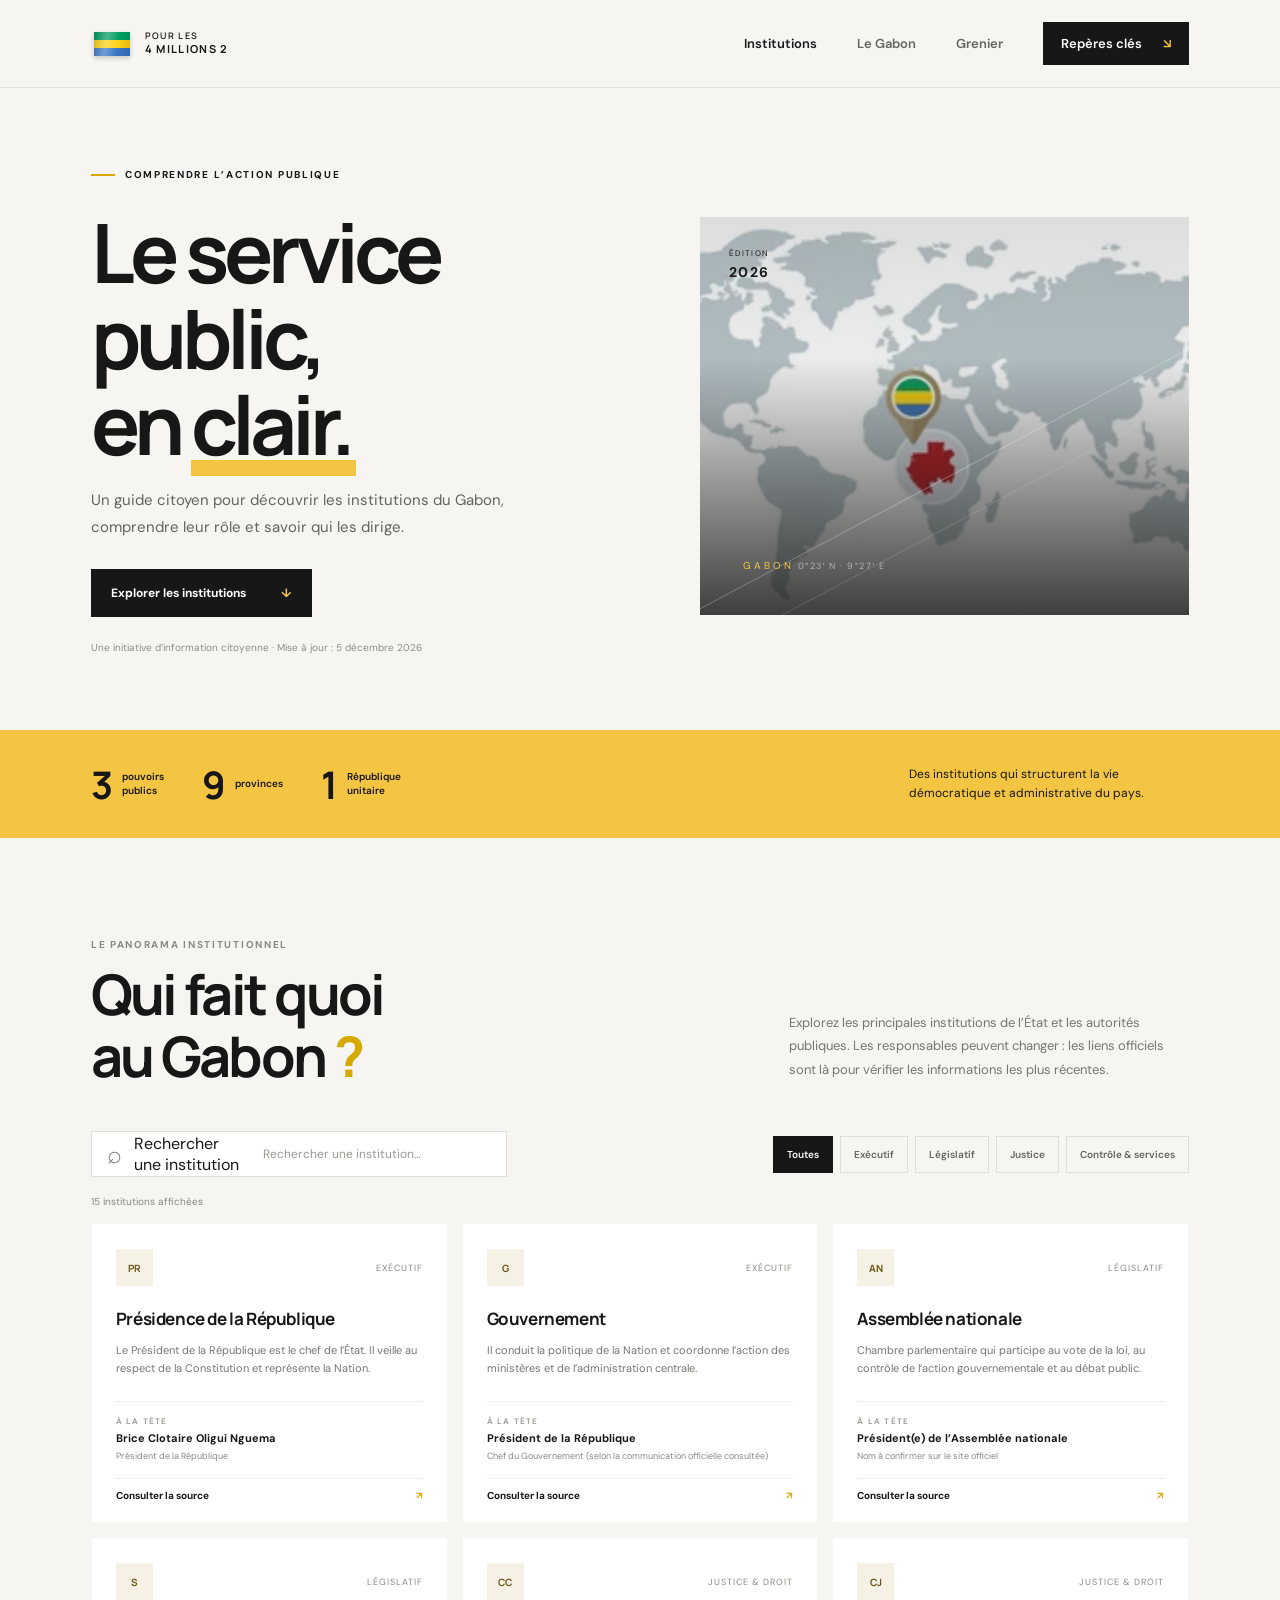
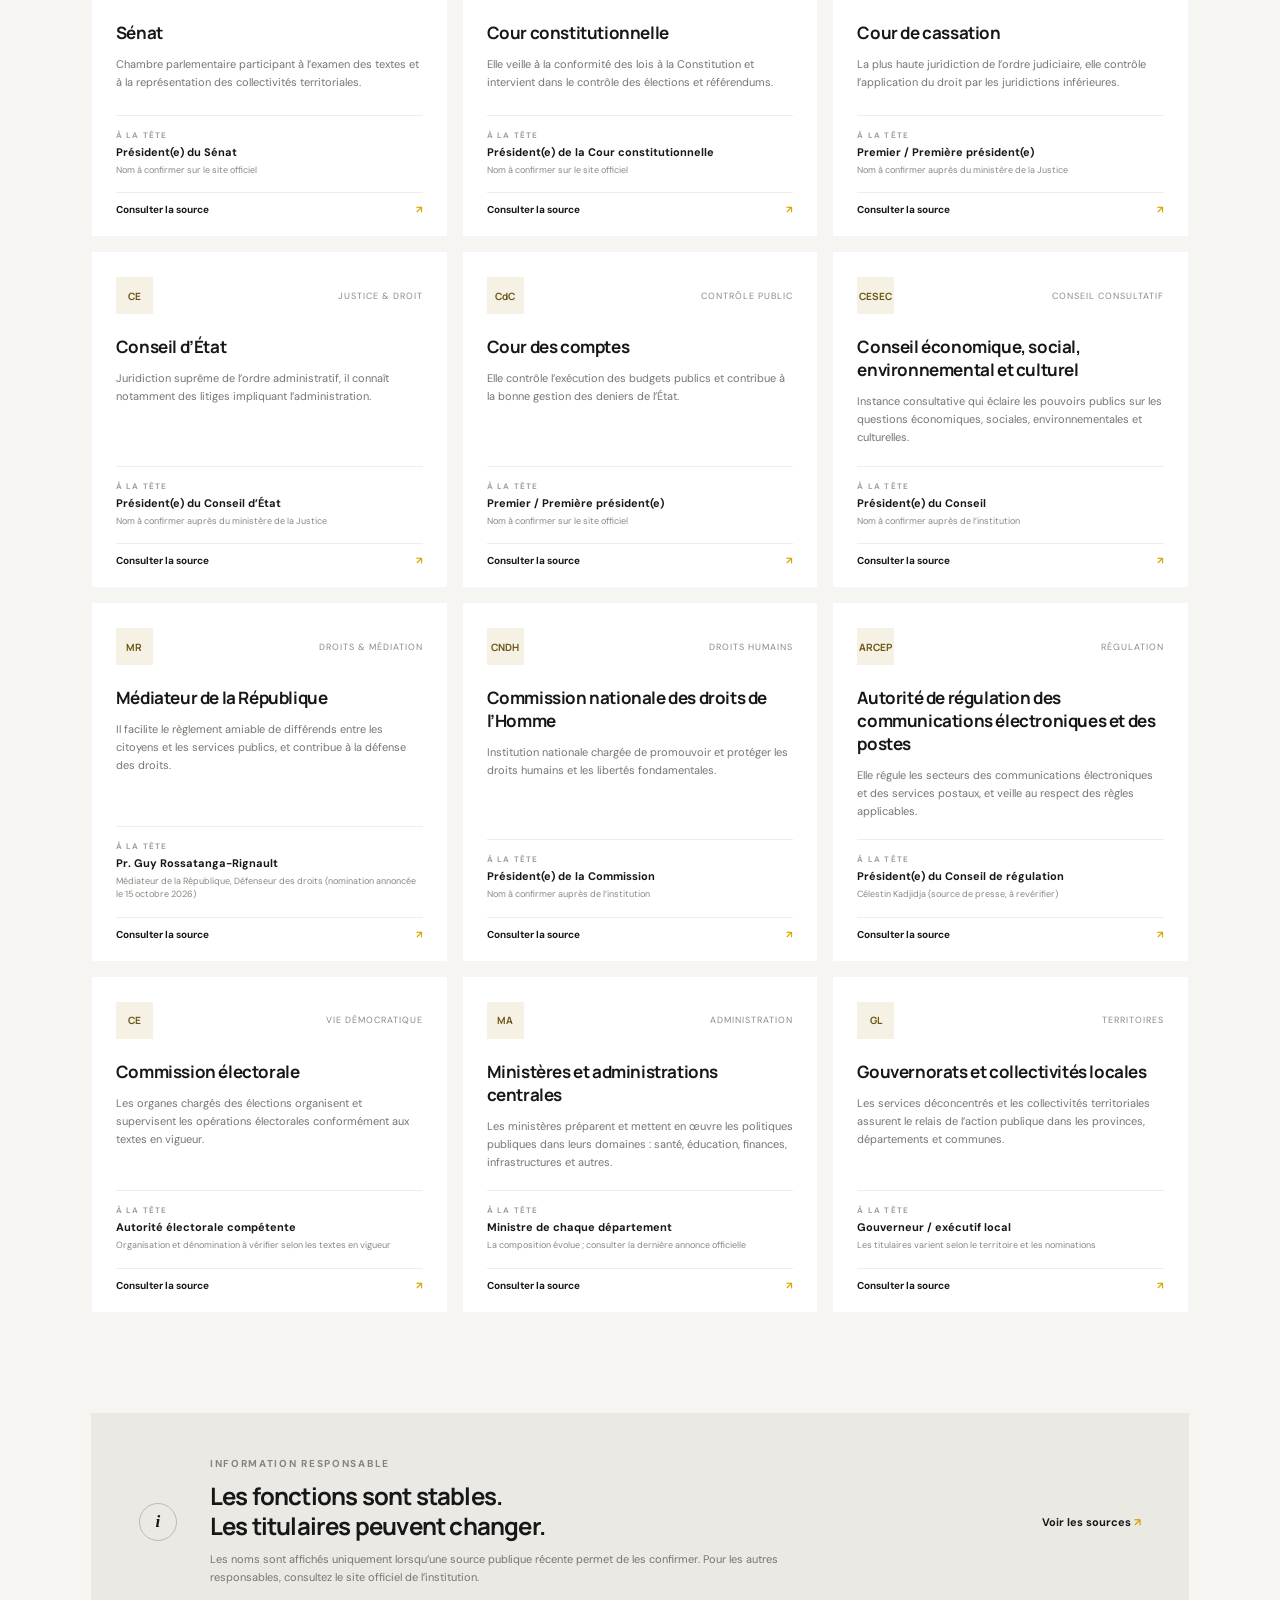
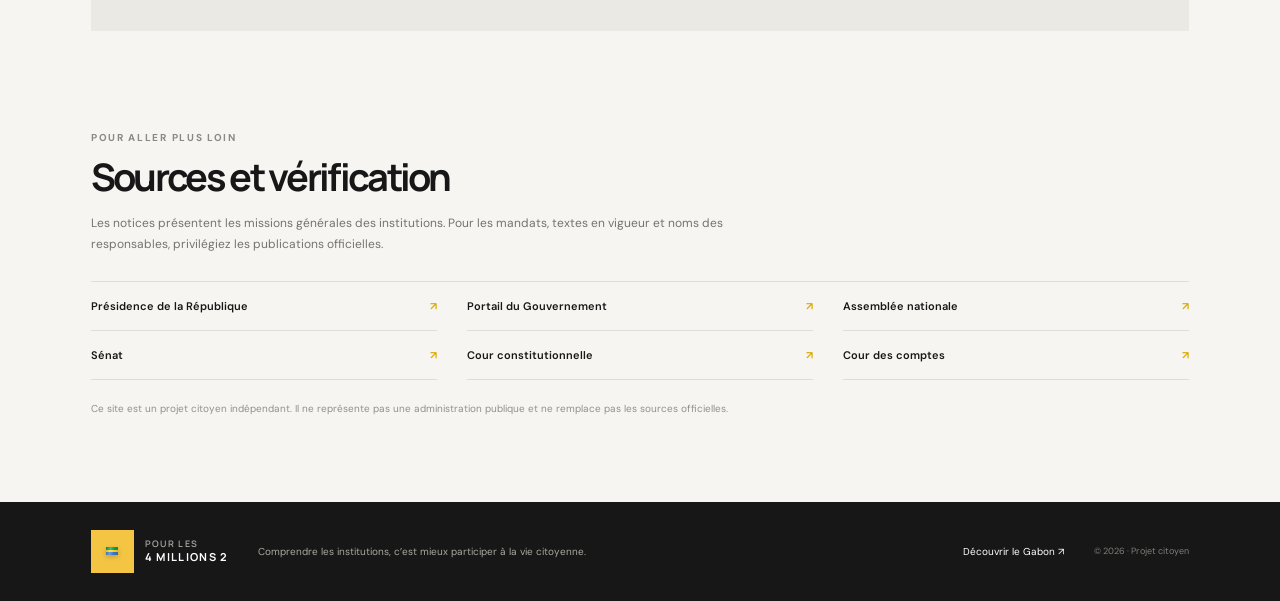
<file: index.html>
<!doctype html>
<html lang="fr">
  <head>
    <meta charset="utf-8">
    <meta name="viewport" content="width=device-width, initial-scale=1">
    <meta name="description" content="Comprendre les institutions publiques du Gabon et les responsables qui les dirigent.">
    <link rel="icon" type="image/png" href="favicon.png">
    <title>Pour les 4 millions 2 — Institutions du Gabon</title>
    <link rel="preconnect" href="https://fonts.googleapis.com">
    <link rel="preconnect" href="https://fonts.gstatic.com" crossorigin>
    <link href="https://fonts.googleapis.com/css2?family=DM+Sans:wght@400;500;600;700&family=Manrope:wght@400;500;600;700;800&display=swap" rel="stylesheet">
    <link rel="stylesheet" href="styles.css">
    <script src="app.js" defer></script>
  </head>
  <body>
    <!-- Lien d’accessibilité permettant d’accéder directement au contenu principal. -->
    <a class="skip-link" href="#contenu">Aller au contenu</a>

    <!-- En-tête commun : identité du site et navigation principale. -->
    <header class="site-header">
      <a class="brand" href="index.html" aria-label="Pour les 4 millions 2, accueil">
        <span class="brand-mark brand-flag" role="img" aria-label="Drapeau du Gabon">
          <span class="flag-cloth" aria-hidden="true"></span>
        </span>
        <span class="brand-name">POUR LES<br><strong>4 MILLIONS 2</strong></span>
      </a>
      <nav class="main-nav" aria-label="Navigation principale">
        <a class="active" href="index.html">Institutions</a>
        <a href="gabon.html">Le Gabon</a>
        <a href="grenier.html">Grenier</a>
        <a class="nav-cta" href="#reperes" aria-label="Repères clés">Repères clés <span aria-hidden="true">↘</span></a>
      </nav>
    </header>

    <main id="contenu">
      <!-- Présentation du projet et illustration d’accueil. -->
      <section class="hero">
        <div class="hero-copy">
          <p class="eyebrow"><span></span> Comprendre l’action publique</p>
          <h1>Le service public,<br>en <em>clair.</em></h1>
          <p class="hero-intro">Un guide citoyen pour découvrir les institutions du Gabon, comprendre leur rôle et savoir qui les dirige.</p>
          <a class="button button-dark" href="#institutions">Explorer les institutions <span aria-hidden="true">↓</span></a>
          <p class="hero-note">Une initiative d’information citoyenne · Mise à jour : <time id="update-date"></time></p>
        </div>
        <div class="hero-art" aria-label="Éléphants de forêt dans la forêt gabonaise" role="img">
          <div class="art-line art-line-one"></div>
          <div class="art-line art-line-two"></div>
          <div class="art-label">
            <span>GABON</span>
            <span class="art-coordinates">0°23′ N · 9°27′ E</span>
          </div>
          <div class="art-stamp">ÉDITION<br><b>2026</b></div>
        </div>
      </section>

      <!-- Quelques repères généraux sur les institutions du pays. -->
      <section class="stats-strip" id="reperes" aria-label="Quelques repères">
        <div><strong>3</strong><span>pouvoirs<br>publics</span></div>
        <div><strong>9</strong><span>provinces</span></div>
        <div><strong>1</strong><span>République<br>unitaire</span></div>
        <p>Des institutions qui structurent la vie démocratique et administrative du pays.</p>
      </section>

      <!-- Annuaire : la grille est remplie par app.js. -->
      <section class="institutions-section" id="institutions">
        <div class="section-heading">
          <div>
            <p class="eyebrow">Le panorama institutionnel</p>
            <h2>Qui fait quoi<br>au Gabon<span> ?</span></h2>
          </div>
          <p>Explorez les principales institutions de l’État et les autorités publiques. Les responsables peuvent changer : les liens officiels sont là pour vérifier les informations les plus récentes.</p>
        </div>
        <div class="directory-tools">
          <label class="search-box">
            <span aria-hidden="true">⌕</span>
            <span class="sr-only">Rechercher une institution</span>
            <input id="search" type="search" placeholder="Rechercher une institution…" autocomplete="off">
          </label>
          <div class="filters" role="group" aria-label="Filtrer par catégorie">
            <button class="filter active" data-filter="toutes" aria-pressed="true">Toutes</button>
            <button class="filter" data-filter="executif" aria-pressed="false">Exécutif</button>
            <button class="filter" data-filter="legislatif" aria-pressed="false">Législatif</button>
            <button class="filter" data-filter="justice" aria-pressed="false">Justice</button>
            <button class="filter" data-filter="controle" aria-pressed="false">Contrôle & services</button>
          </div>
        </div>
        <p class="results-count" id="results-count" aria-live="polite"></p>
        <div class="institution-grid" id="institution-grid"></div>
        <div class="empty-state" id="empty-state" hidden>Aucune institution ne correspond à votre recherche. Essayez un autre mot-clé.</div>
      </section>

      <!-- Rappel sur la vérification des noms et des fonctions. -->
      <section class="trust-banner">
        <div class="trust-icon">i</div>
        <div>
          <p class="eyebrow">Information responsable</p>
          <h2>Les fonctions sont stables.<br>Les titulaires peuvent changer.</h2>
          <p>Les noms sont affichés uniquement lorsqu’une source publique récente permet de les confirmer. Pour les autres responsables, consultez le site officiel de l’institution.</p>
        </div>
        <a class="text-link" href="#sources">Voir les sources <span aria-hidden="true">↗</span></a>
      </section>

      <!-- Liens externes pour vérifier les informations institutionnelles. -->
      <section class="sources-section" id="sources">
        <p class="eyebrow">Pour aller plus loin</p>
        <h2>Sources et vérification</h2>
        <p>Les notices présentent les missions générales des institutions. Pour les mandats, textes en vigueur et noms des responsables, privilégiez les publications officielles.</p>
        <div class="source-links">
          <a href="https://presidence.ga/" target="_blank" rel="noopener">Présidence de la République <span>↗</span></a>
          <a href="https://gouvernement.ga/" target="_blank" rel="noopener">Portail du Gouvernement <span>↗</span></a>
          <a href="https://www.assemblee-nationale.ga/" target="_blank" rel="noopener">Assemblée nationale <span>↗</span></a>
          <a href="https://www.senat.ga/" target="_blank" rel="noopener">Sénat <span>↗</span></a>
          <a href="https://www.courconstitutionnelle.ga/" target="_blank" rel="noopener">Cour constitutionnelle <span>↗</span></a>
          <a href="https://www.ccomptes.ga/" target="_blank" rel="noopener">Cour des comptes <span>↗</span></a>
        </div>
        <p class="source-disclaimer">Ce site est un projet citoyen indépendant. Il ne représente pas une administration publique et ne remplace pas les sources officielles.</p>
      </section>
    </main>

    <!-- Pied de page commun aux pages du site. -->
    <footer class="site-footer">
      <a class="brand brand-footer" href="index.html">
        <span class="brand-mark"><span class="flag-cloth" role="img" aria-label="Drapeau du Gabon"></span></span>
        <span class="brand-name">POUR LES<br><strong>4 MILLIONS 2</strong></span>
      </a>
      <p>Comprendre les institutions, c’est mieux participer à la vie citoyenne.</p>
      <a href="gabon.html">Découvrir le Gabon ↗</a>
      <span class="copyright">© 2026 · Projet citoyen</span>
    </footer>
  </body>
</html>
</file>
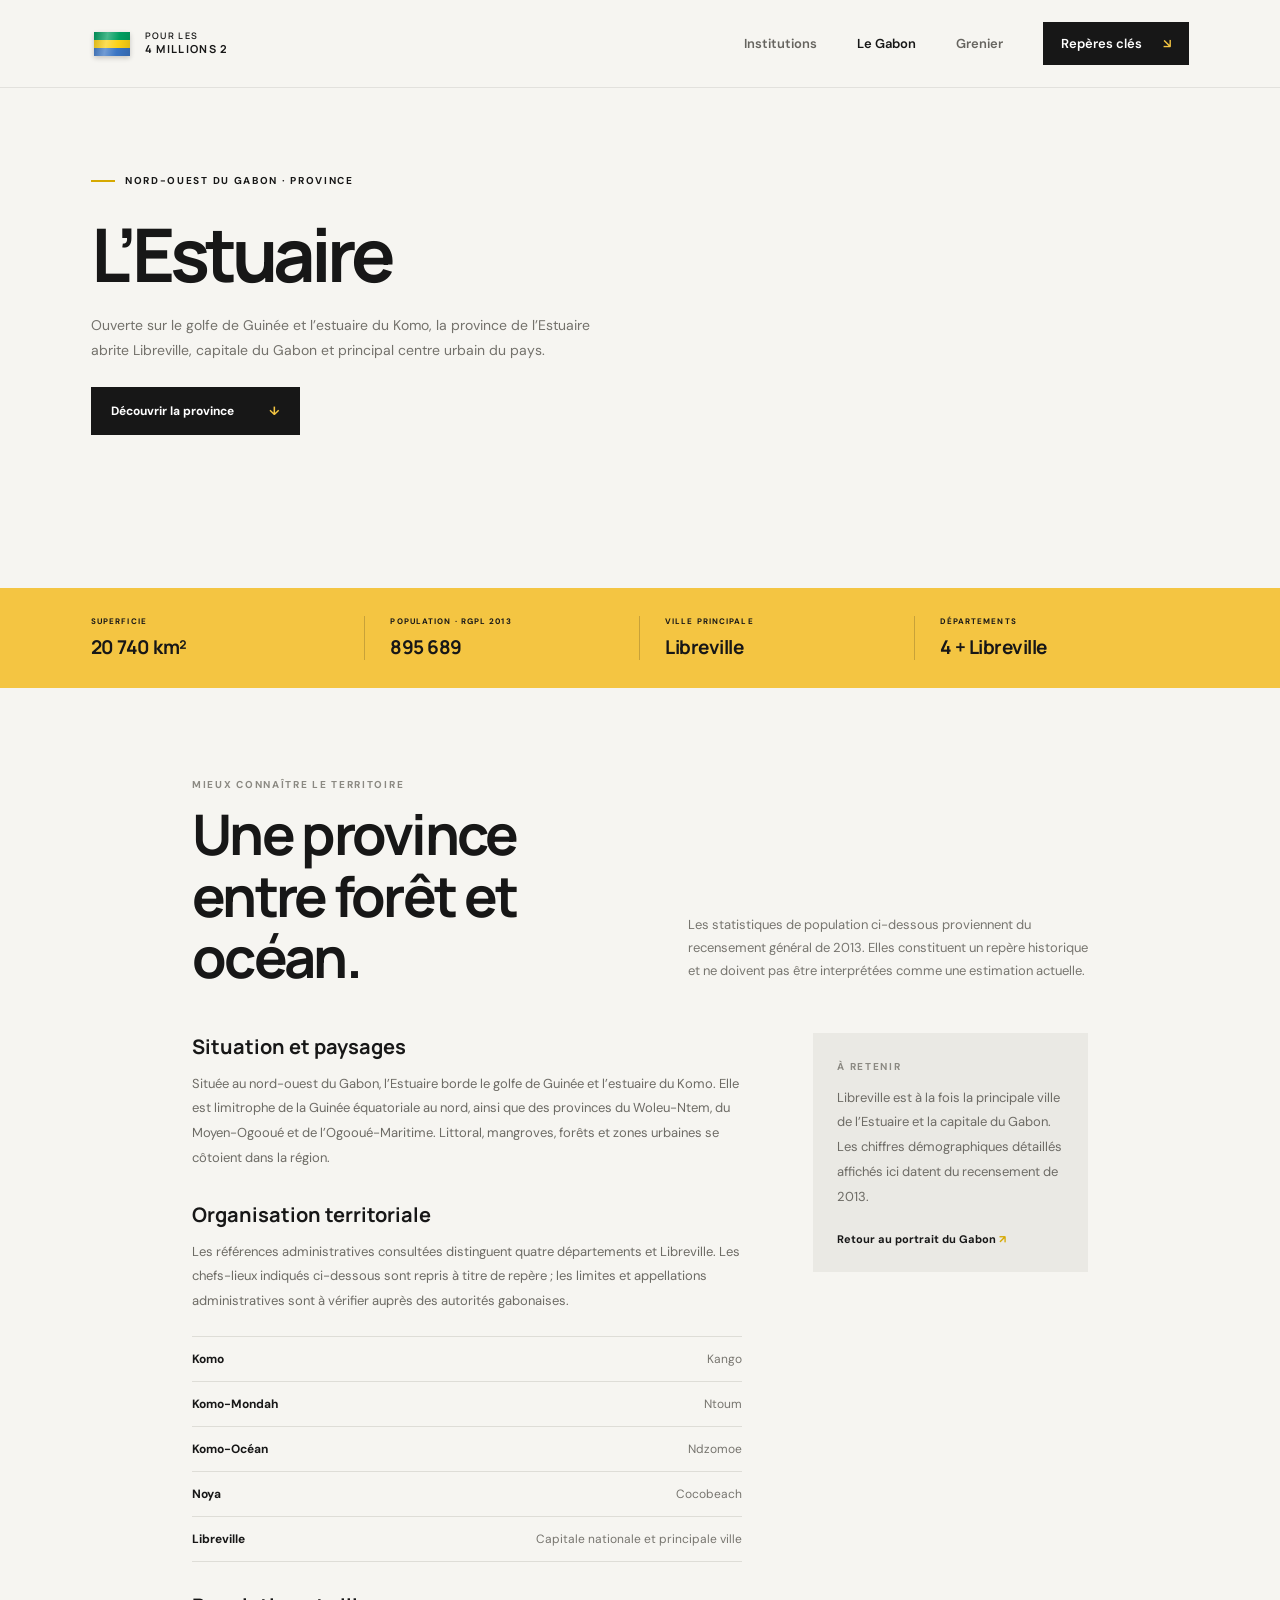
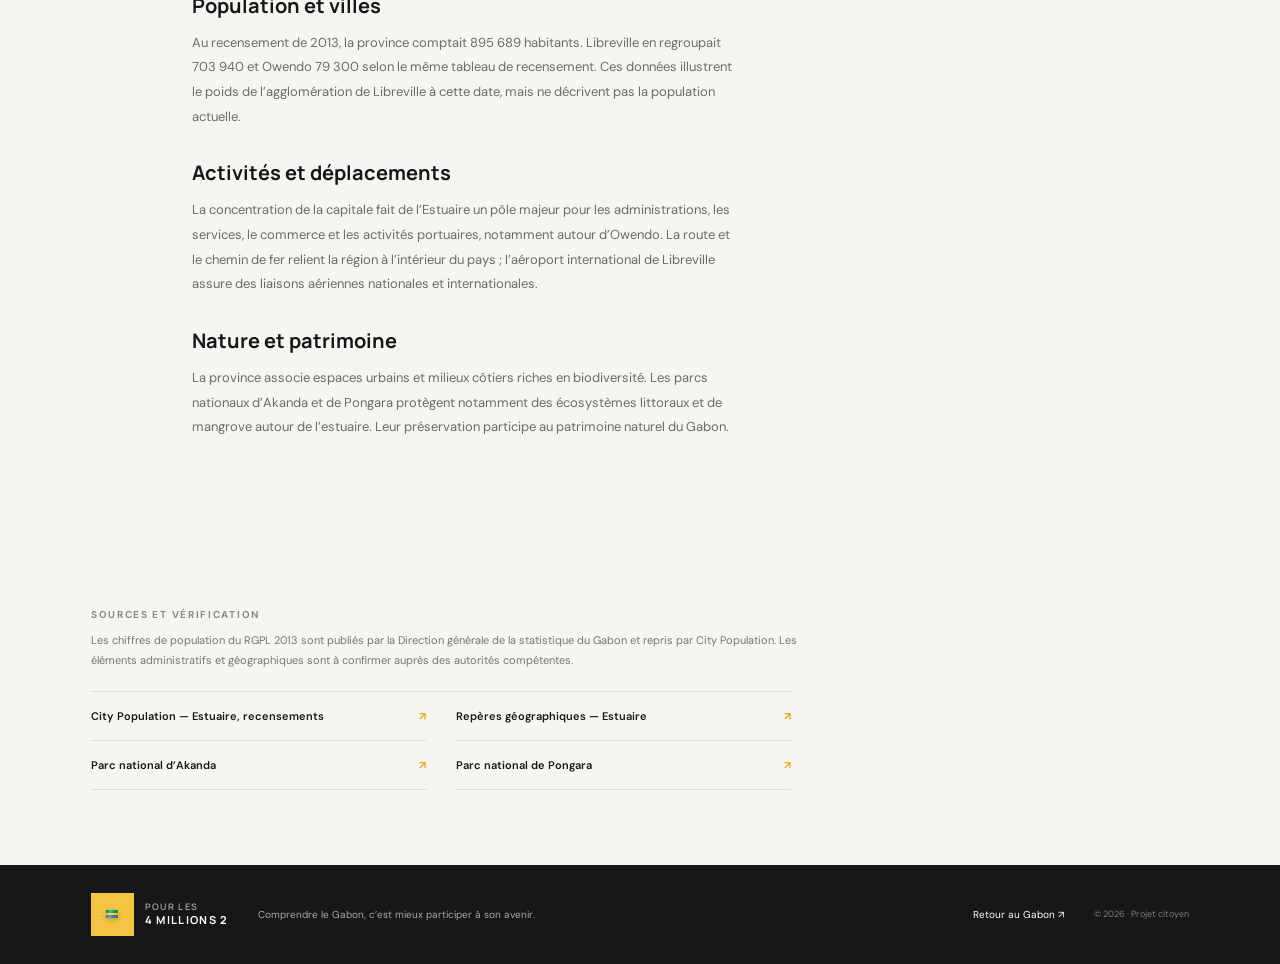
<file: estuaire.html>
<!doctype html>
<html lang="fr">
  <head>
    <meta charset="utf-8">
    <meta name="viewport" content="width=device-width, initial-scale=1">
    <meta name="description" content="Repères géographiques, administratifs, démographiques et économiques sur la province de l’Estuaire au Gabon.">
    <link rel="icon" type="image/png" href="favicon.png">
    <title>Province de l’Estuaire — Pour les 4 millions 2</title>
    <link rel="preconnect" href="https://fonts.googleapis.com">
    <link rel="preconnect" href="https://fonts.gstatic.com" crossorigin>
    <link href="https://fonts.googleapis.com/css2?family=DM+Sans:wght@400;500;600;700&family=Manrope:wght@400;500;600;700;800&display=swap" rel="stylesheet">
    <link rel="stylesheet" href="styles.css">
  </head>
  <body>
    <!-- Lien d’accessibilité permettant d’accéder directement au contenu principal. -->
    <a class="skip-link" href="#contenu">Aller au contenu</a>

    <!-- En-tête commun : identité du site et navigation principale. -->
    <header class="site-header">
      <a class="brand" href="index.html" aria-label="Pour les 4 millions 2, accueil">
        <span class="brand-mark brand-flag" role="img" aria-label="Drapeau du Gabon">
          <span class="flag-cloth" aria-hidden="true"></span>
        </span>
        <span class="brand-name">POUR LES<br><strong>4 MILLIONS 2</strong></span>
      </a>
      <nav class="main-nav" aria-label="Navigation principale">
        <a href="index.html">Institutions</a>
        <a class="active" href="gabon.html">Le Gabon</a>
        <a href="grenier.html">Grenier</a>
        <a class="nav-cta" href="index.html#reperes" aria-label="Repères clés">Repères clés <span aria-hidden="true">↘</span></a>
      </nav>
    </header>

    <main id="contenu">
      <!-- Présentation synthétique de la province et de ses chiffres de référence. -->
      <section class="country-hero province-hero">
        <p class="eyebrow"><span></span> Nord-ouest du Gabon · Province</p>
        <h1>L’Estuaire</h1>
        <p>Ouverte sur le golfe de Guinée et l’estuaire du Komo, la province de l’Estuaire abrite Libreville, capitale du Gabon et principal centre urbain du pays.</p>
        <a class="button button-dark" href="#portrait">Découvrir la province <span aria-hidden="true">↓</span></a>
      </section>

      <section class="country-facts" aria-label="Chiffres clés de l’Estuaire">
        <div><span>SUPERFICIE</span><strong>20 740 km²</strong></div>
        <div><span>POPULATION · RGPL 2013</span><strong>895 689</strong></div>
        <div><span>VILLE PRINCIPALE</span><strong>Libreville</strong></div>
        <div><span>DÉPARTEMENTS</span><strong>4 + Libreville</strong></div>
      </section>

      <!-- Repères géographiques, administratifs et humains de la province. -->
      <section class="province-story" id="portrait">
        <div class="section-heading">
          <div>
            <p class="eyebrow">Mieux connaître le territoire</p>
            <h2>Une province entre forêt et océan.</h2>
          </div>
          <p>Les statistiques de population ci-dessous proviennent du recensement général de 2013. Elles constituent un repère historique et ne doivent pas être interprétées comme une estimation actuelle.</p>
        </div>

        <div class="province-content">
          <article class="province-article">
            <h3>Situation et paysages</h3>
            <p>Située au nord-ouest du Gabon, l’Estuaire borde le golfe de Guinée et l’estuaire du Komo. Elle est limitrophe de la Guinée équatoriale au nord, ainsi que des provinces du Woleu-Ntem, du Moyen-Ogooué et de l’Ogooué-Maritime. Littoral, mangroves, forêts et zones urbaines se côtoient dans la région.</p>

            <h3>Organisation territoriale</h3>
            <p>Les références administratives consultées distinguent quatre départements et Libreville. Les chefs-lieux indiqués ci-dessous sont repris à titre de repère ; les limites et appellations administratives sont à vérifier auprès des autorités gabonaises.</p>
            <ul class="department-list">
              <li><strong>Komo</strong><span>Kango</span></li>
              <li><strong>Komo-Mondah</strong><span>Ntoum</span></li>
              <li><strong>Komo-Océan</strong><span>Ndzomoe</span></li>
              <li><strong>Noya</strong><span>Cocobeach</span></li>
              <li><strong>Libreville</strong><span>Capitale nationale et principale ville</span></li>
            </ul>

            <h3>Population et villes</h3>
            <p>Au recensement de 2013, la province comptait 895 689 habitants. Libreville en regroupait 703 940 et Owendo 79 300 selon le même tableau de recensement. Ces données illustrent le poids de l’agglomération de Libreville à cette date, mais ne décrivent pas la population actuelle.</p>

            <h3>Activités et déplacements</h3>
            <p>La concentration de la capitale fait de l’Estuaire un pôle majeur pour les administrations, les services, le commerce et les activités portuaires, notamment autour d’Owendo. La route et le chemin de fer relient la région à l’intérieur du pays ; l’aéroport international de Libreville assure des liaisons aériennes nationales et internationales.</p>

            <h3>Nature et patrimoine</h3>
            <p>La province associe espaces urbains et milieux côtiers riches en biodiversité. Les parcs nationaux d’Akanda et de Pongara protègent notamment des écosystèmes littoraux et de mangrove autour de l’estuaire. Leur préservation participe au patrimoine naturel du Gabon.</p>
          </article>

          <aside class="province-aside">
            <p class="eyebrow">À retenir</p>
            <p>Libreville est à la fois la principale ville de l’Estuaire et la capitale du Gabon. Les chiffres démographiques détaillés affichés ici datent du recensement de 2013.</p>
            <a class="text-link" href="gabon.html">Retour au portrait du Gabon <span aria-hidden="true">↗</span></a>
          </aside>
        </div>
      </section>

      <!-- Références permettant de contrôler les chiffres et les informations. -->
      <section class="country-source">
        <p class="eyebrow">Sources et vérification</p>
        <p>Les chiffres de population du RGPL 2013 sont publiés par la Direction générale de la statistique du Gabon et repris par City Population. Les éléments administratifs et géographiques sont à confirmer auprès des autorités compétentes.</p>
        <div class="source-links">
          <a href="https://www.citypopulation.de/en/gabon/admin/1__estuaire/" target="_blank" rel="noopener">City Population — Estuaire, recensements <span>↗</span></a>
          <a href="https://en.wikipedia.org/wiki/Estuaire_Province" target="_blank" rel="noopener">Repères géographiques — Estuaire <span>↗</span></a>
          <a href="https://en.wikipedia.org/wiki/Akanda_National_Park" target="_blank" rel="noopener">Parc national d’Akanda <span>↗</span></a>
          <a href="https://en.wikipedia.org/wiki/Pongara_National_Park" target="_blank" rel="noopener">Parc national de Pongara <span>↗</span></a>
        </div>
      </section>
    </main>

    <!-- Pied de page commun aux pages du site. -->
    <footer class="site-footer">
      <a class="brand brand-footer" href="index.html">
        <span class="brand-mark"><span class="flag-cloth" role="img" aria-label="Drapeau du Gabon"></span></span>
        <span class="brand-name">POUR LES<br><strong>4 MILLIONS 2</strong></span>
      </a>
      <p>Comprendre le Gabon, c’est mieux participer à son avenir.</p>
      <a href="gabon.html">Retour au Gabon ↗</a>
      <span class="copyright">© 2026 · Projet citoyen</span>
    </footer>
  </body>
</html>
</file>
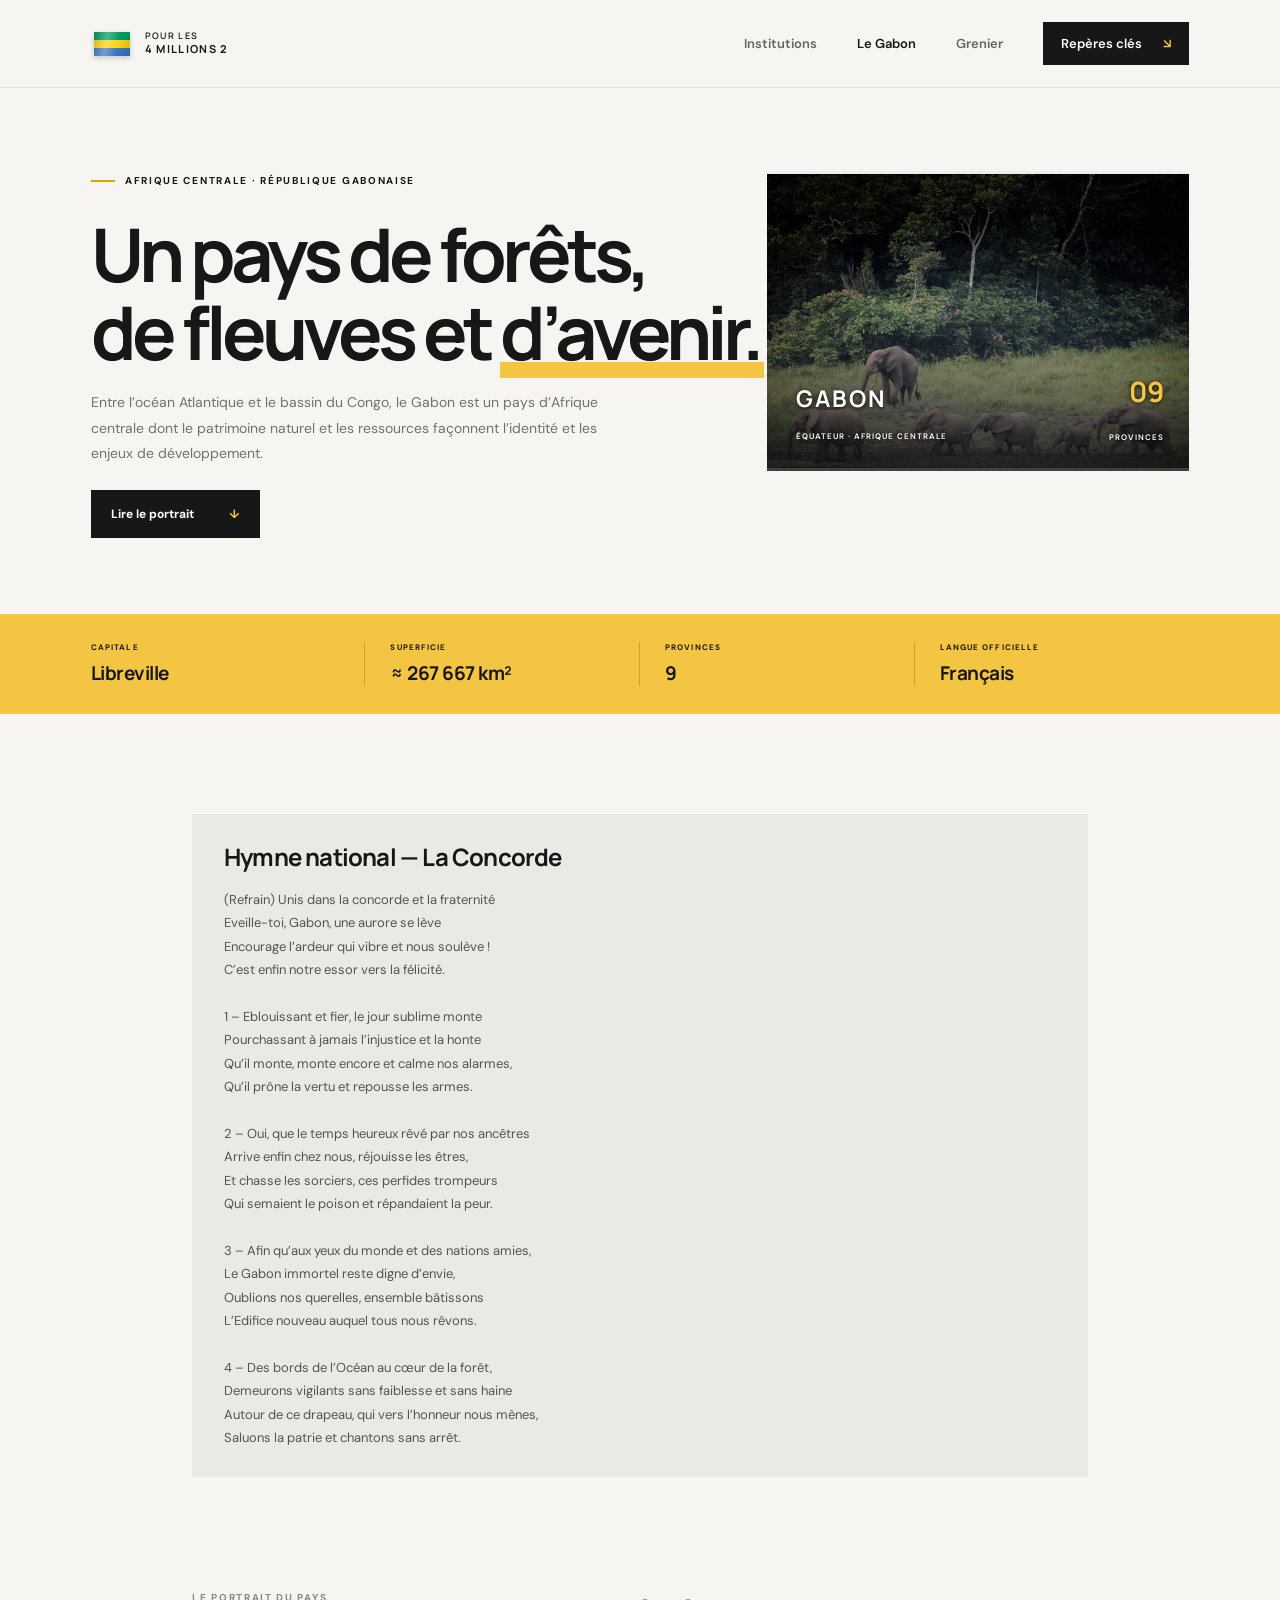
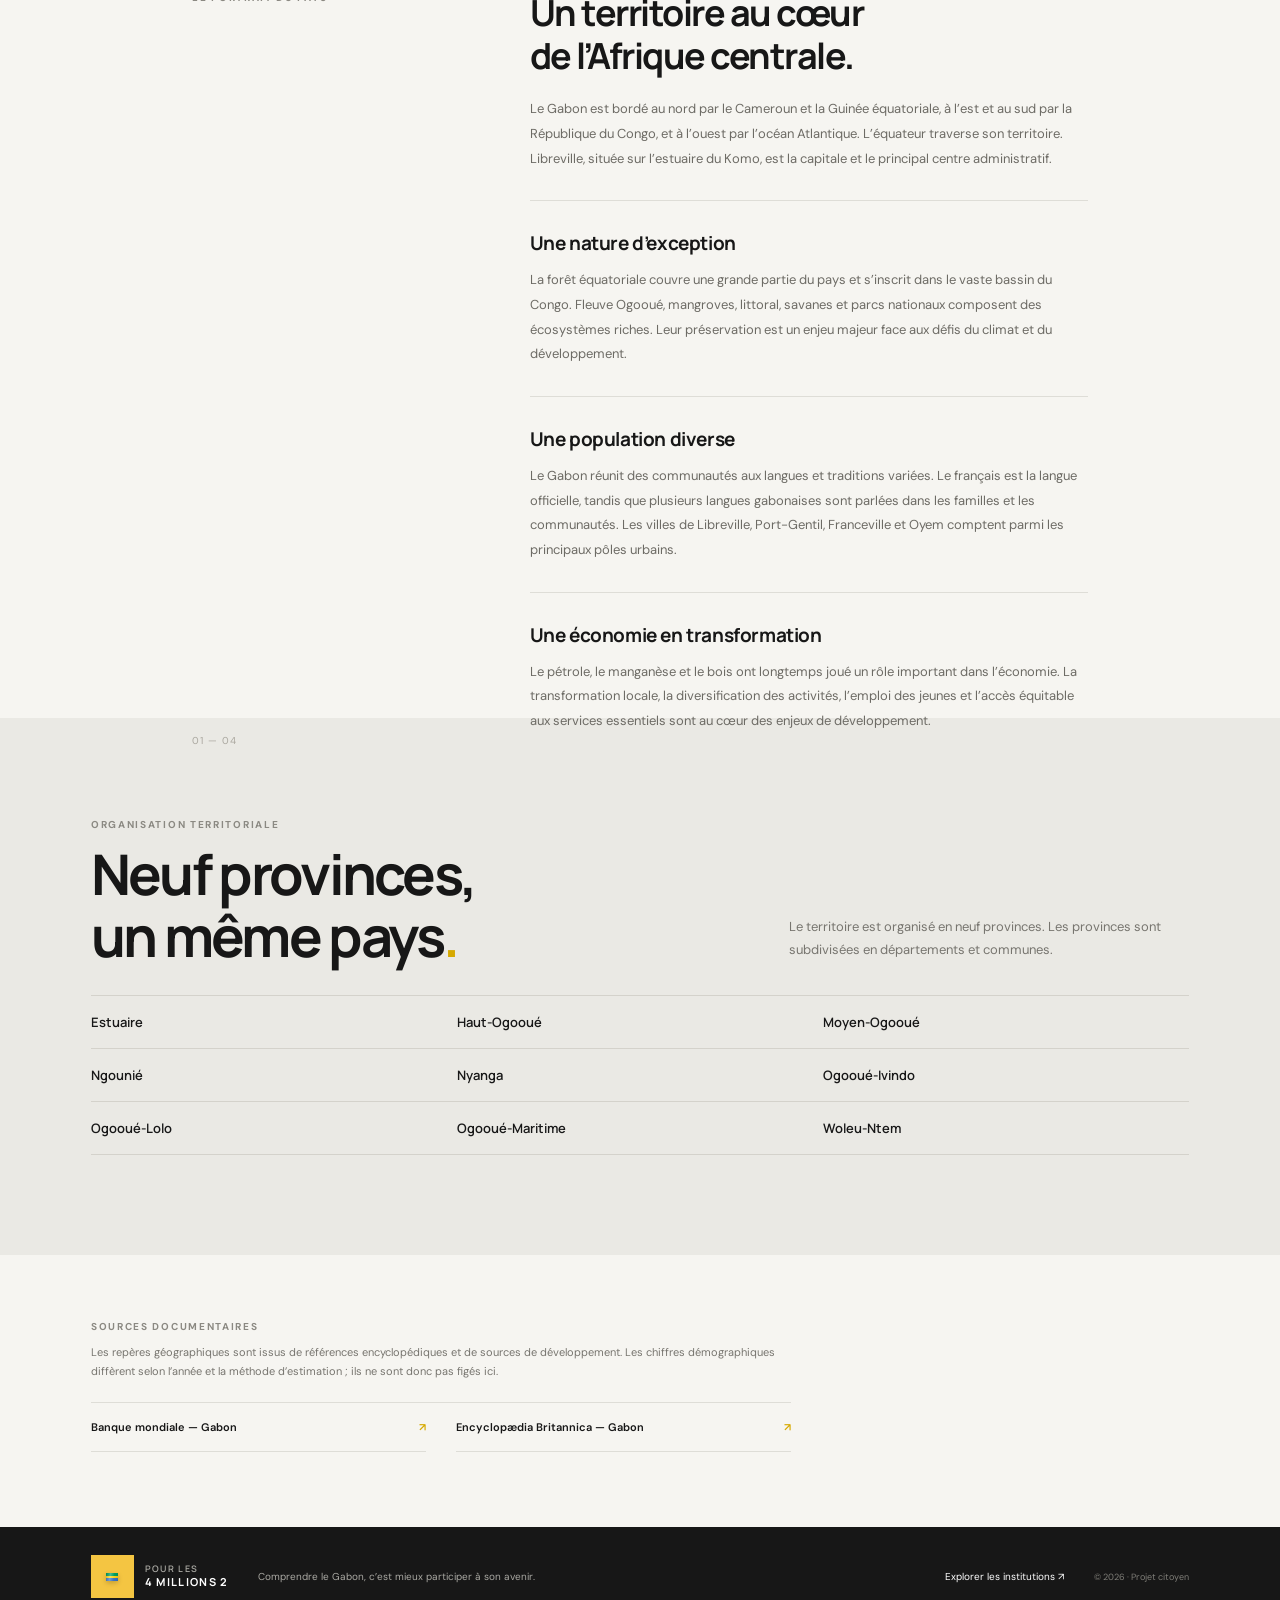
<file: gabon.html>
<!doctype html>
<html lang="fr">
  <head>
    <meta charset="utf-8">
    <meta name="viewport" content="width=device-width, initial-scale=1">
    <meta name="description" content="Une présentation du Gabon : territoire, population, nature, économie et organisation administrative.">
    <link rel="icon" type="image/png" href="favicon.png">
    <title>Le Gabon — Pour les 4 millions 2</title>
    <link rel="preconnect" href="https://fonts.googleapis.com">
    <link rel="preconnect" href="https://fonts.gstatic.com" crossorigin>
    <link href="https://fonts.googleapis.com/css2?family=DM+Sans:wght@400;500;600;700&family=Manrope:wght@400;500;600;700;800&display=swap" rel="stylesheet">
    <link rel="stylesheet" href="styles.css">
  </head>
  <body>
    <!-- Lien d’accessibilité permettant d’accéder directement au contenu principal. -->
    <a class="skip-link" href="#contenu">Aller au contenu</a>

    <!-- En-tête commun : identité du site et navigation principale. -->
    <header class="site-header">
      <a class="brand" href="index.html" aria-label="Pour les 4 millions 2, accueil">
        <span class="brand-mark brand-flag" role="img" aria-label="Drapeau du Gabon">
          <span class="flag-cloth" aria-hidden="true"></span>
        </span>
        <span class="brand-name">POUR LES<br><strong>4 MILLIONS 2</strong></span>
      </a>
      <nav class="main-nav" aria-label="Navigation principale">
        <a href="index.html">Institutions</a>
        <a class="active" href="gabon.html">Le Gabon</a>
        <a href="grenier.html">Grenier</a>
        <a class="nav-cta" href="index.html#reperes" aria-label="Repères clés">Repères clés <span aria-hidden="true">↘</span></a>
      </nav>
    </header>

    <main id="contenu">
      <!-- Présentation du pays et illustration décorative. -->
      <section class="country-hero">
        <p class="eyebrow"><span></span> Afrique centrale · République gabonaise</p>
        <h1>Un pays de forêts,<br>de fleuves et <em>d’avenir.</em></h1>
        <p>Entre l’océan Atlantique et le bassin du Congo, le Gabon est un pays d’Afrique centrale dont le patrimoine naturel et les ressources façonnent l’identité et les enjeux de développement.</p>
        <a class="button button-dark" href="#portrait">Lire le portrait <span aria-hidden="true">↓</span></a>
        <div class="country-graphic" aria-hidden="true">
          <span class="graphic-label">GABON<br><small>ÉQUATEUR · AFRIQUE CENTRALE</small></span>
          <span class="graphic-number">09<br><small>PROVINCES</small></span>
        </div>
      </section>

      <!-- Repères géographiques et administratifs. -->
      <section class="country-facts" aria-label="Repères sur le Gabon">
        <div><span>CAPITALE</span><strong>Libreville</strong></div>
        <div><span>SUPERFICIE</span><strong>≈ 267 667 km²</strong></div>
        <div><span>PROVINCES</span><strong>9</strong></div>
        <div><span>LANGUE OFFICIELLE</span><strong>Français</strong></div>
      </section>

      <!-- Portrait du pays : géographie, nature, population et économie. -->
      <section class="country-story" id="portrait">
        <div class="anthem-block">
          <h2>Hymne national — La Concorde</h2>
          <p>(Refrain) Unis dans la concorde et la fraternité
Eveille-toi, Gabon, une aurore se lève
Encourage l’ardeur qui vibre et nous soulève !
C’est enfin notre essor vers la félicité.

1 – Eblouissant et fier, le jour sublime monte
Pourchassant à jamais l’injustice et la honte
Qu’il monte, monte encore et calme nos alarmes,
Qu’il prône la vertu et repousse les armes.

2 – Oui, que le temps heureux rêvé par nos ancêtres
Arrive enfin chez nous, réjouisse les êtres,
Et chasse les sorciers, ces perfides trompeurs
Qui semaient le poison et répandaient la peur.

3 – Afin qu’aux yeux du monde et des nations amies,
Le Gabon immortel reste digne d’envie,
Oublions nos querelles, ensemble bâtissons
L’Edifice nouveau auquel tous nous rêvons.

4 – Des bords de l’Océan au cœur de la forêt,
Demeurons vigilants sans faiblesse et sans haine
Autour de ce drapeau, qui vers l’honneur nous mènes,
Saluons la patrie et chantons sans arrêt.</p>
        </div>
        <div class="story-aside">
          <p class="eyebrow">Le portrait du pays</p>
          <span>01 — 04</span>
        </div>
        <article>
          <h2>Un territoire au cœur<br>de l’Afrique centrale.</h2>
          <p>Le Gabon est bordé au nord par le Cameroun et la Guinée équatoriale, à l’est et au sud par la République du Congo, et à l’ouest par l’océan Atlantique. L’équateur traverse son territoire. Libreville, située sur l’estuaire du Komo, est la capitale et le principal centre administratif.</p>
          <div class="story-divider"></div>
          <h3>Une nature d’exception</h3>
          <p>La forêt équatoriale couvre une grande partie du pays et s’inscrit dans le vaste bassin du Congo. Fleuve Ogooué, mangroves, littoral, savanes et parcs nationaux composent des écosystèmes riches. Leur préservation est un enjeu majeur face aux défis du climat et du développement.</p>
          <div class="story-divider"></div>
          <h3>Une population diverse</h3>
          <p>Le Gabon réunit des communautés aux langues et traditions variées. Le français est la langue officielle, tandis que plusieurs langues gabonaises sont parlées dans les familles et les communautés. Les villes de Libreville, Port-Gentil, Franceville et Oyem comptent parmi les principaux pôles urbains.</p>
          <div class="story-divider"></div>
          <h3>Une économie en transformation</h3>
          <p>Le pétrole, le manganèse et le bois ont longtemps joué un rôle important dans l’économie. La transformation locale, la diversification des activités, l’emploi des jeunes et l’accès équitable aux services essentiels sont au cœur des enjeux de développement.</p>
        </article>
      </section>

      <!-- Présentation des neuf provinces du pays. -->
      <section class="provinces-section">
        <div class="section-heading">
          <div>
            <p class="eyebrow">Organisation territoriale</p>
            <h2>Neuf provinces,<br>un même pays<span>.</span></h2>
          </div>
          <p>Le territoire est organisé en neuf provinces. Les provinces sont subdivisées en départements et communes.</p>
        </div>
        <div class="province-list">
          <a href="estuaire.html" aria-label="Découvrir la province de l’Estuaire">Estuaire</a>
          <a href="haut-ogooue.html" aria-label="Découvrir la province du Haut-Ogooué">Haut-Ogooué</a>
          <a href="moyen-ogooue.html" aria-label="Découvrir la province du Moyen-Ogooué">Moyen-Ogooué</a>
          <a href="ngounie.html" aria-label="Découvrir la province de la Ngounié">Ngounié</a>
          <a href="nyanga.html" aria-label="Découvrir la province de la Nyanga">Nyanga</a>
          <a href="ogooue-ivindo.html" aria-label="Découvrir la province de l’Ogooué-Ivindo">Ogooué-Ivindo</a>
          <a href="ogooue-lolo.html" aria-label="Découvrir la province de l’Ogooué-Lolo">Ogooué-Lolo</a>
          <a href="ogooue-maritime.html" aria-label="Découvrir la province de l’Ogooué-Maritime">Ogooué-Maritime</a>
          <a href="woleu-ntem.html" aria-label="Découvrir la province du Woleu-Ntem">Woleu-Ntem</a>
        </div>
      </section>

      <!-- Sources utilisées pour les repères géographiques. -->
      <section class="country-source">
        <p class="eyebrow">Sources documentaires</p>
        <p>Les repères géographiques sont issus de références encyclopédiques et de sources de développement. Les chiffres démographiques diffèrent selon l’année et la méthode d’estimation ; ils ne sont donc pas figés ici.</p>
        <div class="source-links">
          <a href="https://www.worldbank.org/en/country/gabon/overview" target="_blank" rel="noopener">Banque mondiale — Gabon <span>↗</span></a>
          <a href="https://www.britannica.com/place/Gabon" target="_blank" rel="noopener">Encyclopædia Britannica — Gabon <span>↗</span></a>
        </div>
      </section>
    </main>

    <!-- Pied de page commun aux pages du site. -->
    <footer class="site-footer">
      <a class="brand brand-footer" href="index.html">
        <span class="brand-mark"><span class="flag-cloth" role="img" aria-label="Drapeau du Gabon"></span></span>
        <span class="brand-name">POUR LES<br><strong>4 MILLIONS 2</strong></span>
      </a>
      <p>Comprendre le Gabon, c’est mieux participer à son avenir.</p>
      <a href="index.html">Explorer les institutions ↗</a>
      <span class="copyright">© 2026 · Projet citoyen</span>
    </footer>
  </body>
</html>
</file>
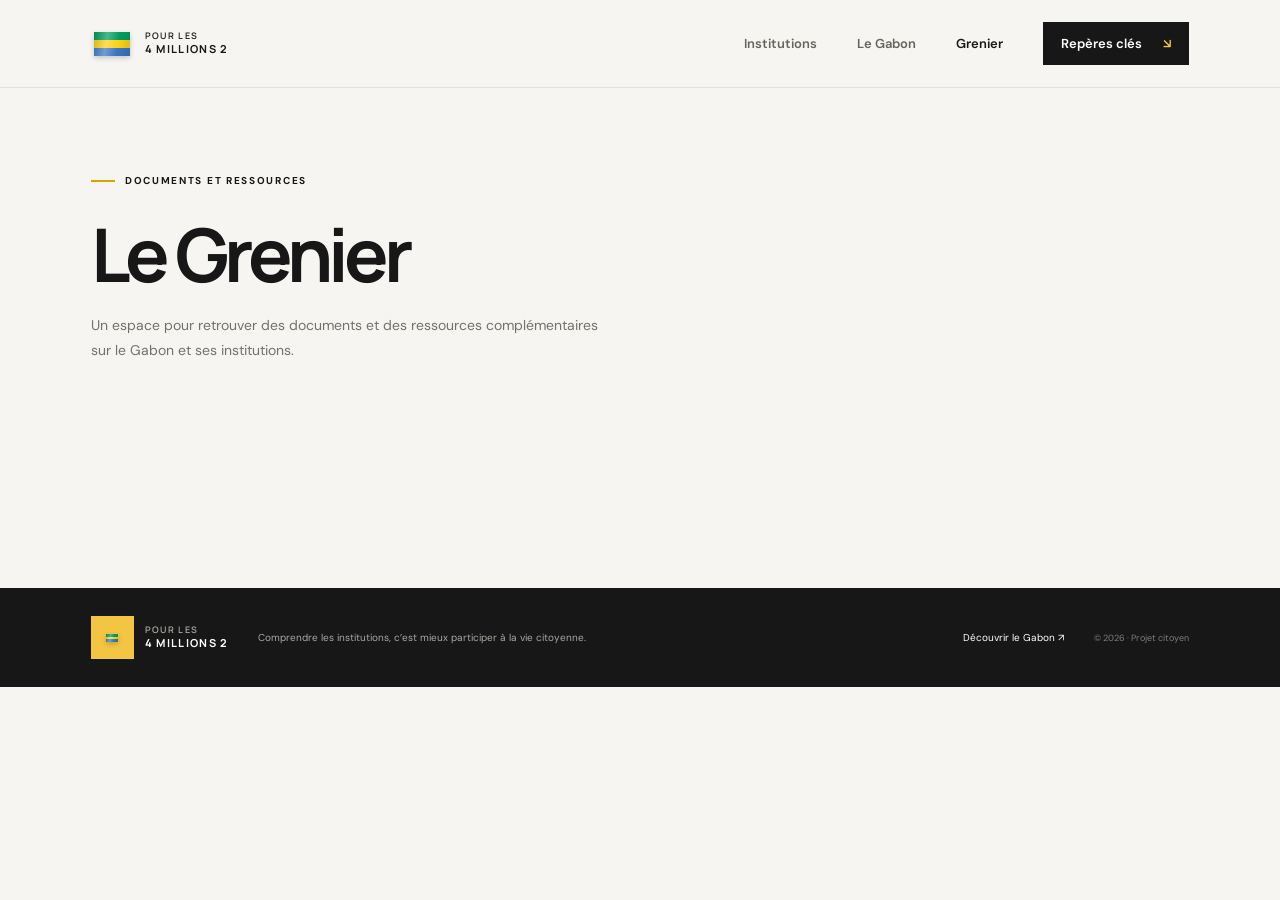
<file: grenier.html>
<!doctype html>
<html lang="fr">
  <head>
    <meta charset="utf-8">
    <meta name="viewport" content="width=device-width, initial-scale=1">
    <meta name="description" content="Documents et ressources complémentaires sur le Gabon et ses institutions.">
    <link rel="icon" type="image/png" href="favicon.png">
    <title>Le Grenier — Pour les 4 millions 2</title>
    <link rel="preconnect" href="https://fonts.googleapis.com">
    <link rel="preconnect" href="https://fonts.gstatic.com" crossorigin>
    <link href="https://fonts.googleapis.com/css2?family=DM+Sans:wght@400;500;600;700&family=Manrope:wght@400;500;600;700;800&display=swap" rel="stylesheet">
    <link rel="stylesheet" href="styles.css">
  </head>
  <body>
    <!-- Lien d’accessibilité permettant d’accéder directement au contenu principal. -->
    <a class="skip-link" href="#contenu">Aller au contenu</a>

    <!-- En-tête commun : identité du site et navigation principale. -->
    <header class="site-header">
      <a class="brand" href="index.html" aria-label="Pour les 4 millions 2, accueil">
        <span class="brand-mark brand-flag" role="img" aria-label="Drapeau du Gabon">
          <span class="flag-cloth" aria-hidden="true"></span>
        </span>
        <span class="brand-name">POUR LES<br><strong>4 MILLIONS 2</strong></span>
      </a>
      <nav class="main-nav" aria-label="Navigation principale">
        <a href="index.html">Institutions</a>
        <a href="gabon.html">Le Gabon</a>
        <a class="active" href="grenier.html">Grenier</a>
        <a class="nav-cta" href="index.html#reperes" aria-label="Repères clés">Repères clés <span aria-hidden="true">↘</span></a>
      </nav>
    </header>

    <main id="contenu">
      <section class="country-hero">
        <p class="eyebrow"><span></span> Documents et ressources</p>
        <h1>Le Grenier</h1>
        <p>Un espace pour retrouver des documents et des ressources complémentaires sur le Gabon et ses institutions.</p>
      </section>
    </main>

    <!-- Pied de page commun aux pages du site. -->
    <footer class="site-footer">
      <a class="brand brand-footer" href="index.html">
        <span class="brand-mark"><span class="flag-cloth" role="img" aria-label="Drapeau du Gabon"></span></span>
        <span class="brand-name">POUR LES<br><strong>4 MILLIONS 2</strong></span>
      </a>
      <p>Comprendre les institutions, c’est mieux participer à la vie citoyenne.</p>
      <a href="gabon.html">Découvrir le Gabon ↗</a>
      <span class="copyright">© 2026 · Projet citoyen</span>
    </footer>
  </body>
</html>
</file>
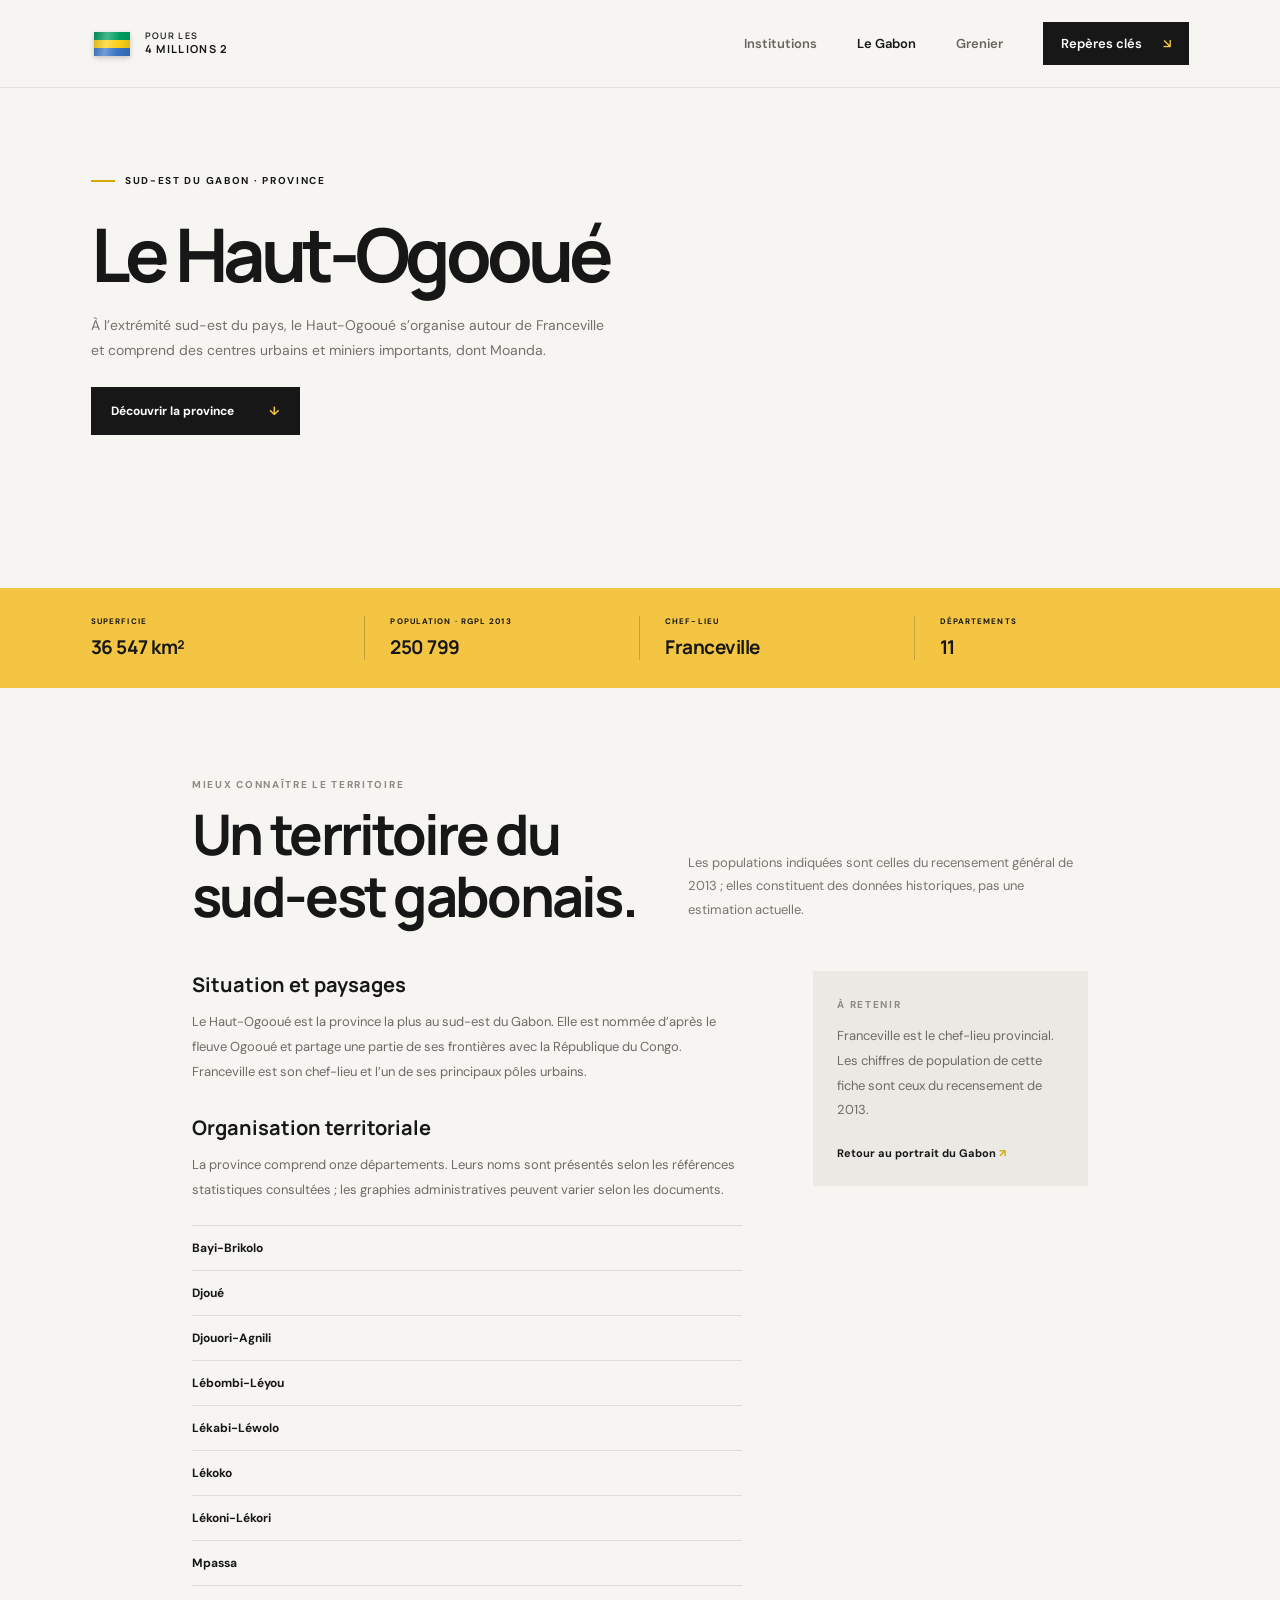
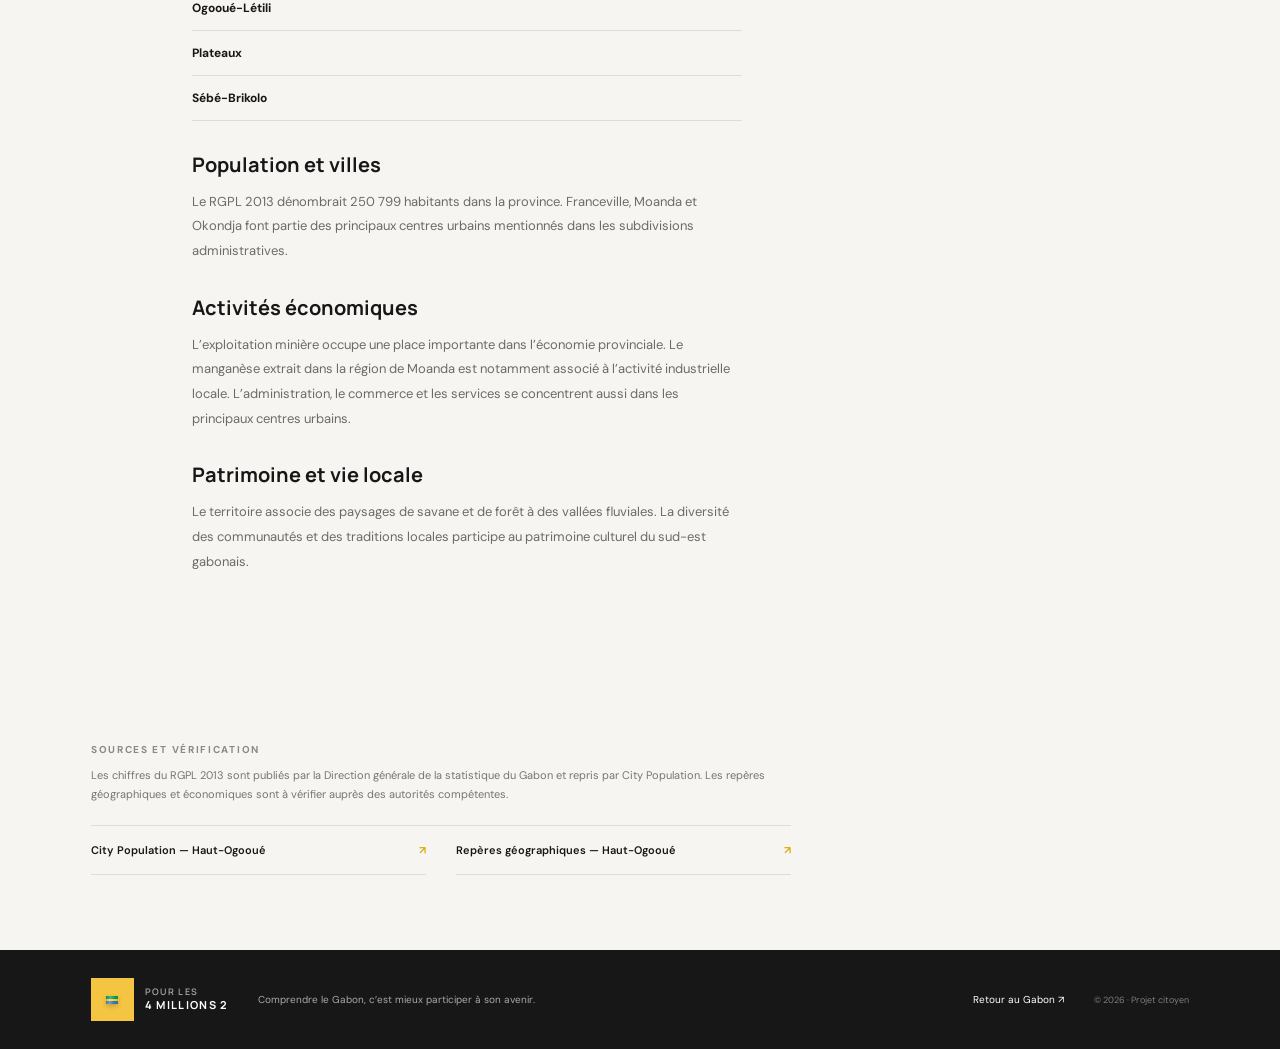
<file: haut-ogooue.html>
<!doctype html>
<html lang="fr">
  <head>
    <meta charset="utf-8">
    <meta name="viewport" content="width=device-width, initial-scale=1">
    <meta name="description" content="Repères géographiques, démographiques et administratifs sur la province du Haut-Ogooué au Gabon.">
    <link rel="icon" type="image/png" href="favicon.png">
    <title>
      Province du Haut-Ogooué — Pour les 4 millions 2
    </title>
    <link rel="preconnect" href="https://fonts.googleapis.com">
    <link rel="preconnect" href="https://fonts.gstatic.com" crossorigin>
    <link href="https://fonts.googleapis.com/css2?family=DM+Sans:wght@400;500;600;700&family=Manrope:wght@400;500;600;700;800&display=swap" rel="stylesheet">
    <link rel="stylesheet" href="styles.css">
  </head>
  <body>
    <a class="skip-link" href="#contenu">Aller au contenu</a>
    <header class="site-header">
      <a class="brand" href="index.html" aria-label="Pour les 4 millions 2, accueil">
      <span class="brand-mark brand-flag" role="img" aria-label="Drapeau du Gabon"><span class="flag-cloth" aria-hidden="true"></span></span>
      <span class="brand-name">POUR LES<br><strong>4 MILLIONS 2</strong></span>
      </a>
      <nav class="main-nav" aria-label="Navigation principale">
        <a href="index.html">Institutions</a>
        <a class="active" href="gabon.html">Le Gabon</a>
        <a href="grenier.html">Grenier</a>
        <a class="nav-cta" href="index.html#reperes" aria-label="Repères clés">Repères clés <span aria-hidden="true">↘</span></a>
      </nav>
    </header>
    <main id="contenu">
      <section class="country-hero province-hero">
        <p class="eyebrow">
          <span></span> Sud-est du Gabon · Province
        </p>
        <h1>
          Le Haut-Ogooué
        </h1>
        <p>
          À l’extrémité sud-est du pays, le Haut-Ogooué s’organise autour de Franceville et comprend des centres urbains et miniers importants, dont Moanda.
        </p>
        <a class="button button-dark" href="#portrait">Découvrir la province <span aria-hidden="true">↓</span></a>
      </section>
      <!-- La population affichée est historique : elle correspond au RGPL 2013. -->
      <section class="country-facts" aria-label="Chiffres clés du Haut-Ogooué">
        <div>
          <span>SUPERFICIE</span><strong>36 547 km²</strong>
        </div>
        <div>
          <span>POPULATION · RGPL 2013</span><strong>250 799</strong>
        </div>
        <div>
          <span>CHEF-LIEU</span><strong>Franceville</strong>
        </div>
        <div>
          <span>DÉPARTEMENTS</span><strong>11</strong>
        </div>
      </section>
      <section class="province-story" id="portrait">
        <div class="section-heading">
          <div>
            <p class="eyebrow">
              Mieux connaître le territoire
            </p>
            <h2>
              Un territoire du sud-est gabonais.
            </h2>
          </div>
          <p>
            Les populations indiquées sont celles du recensement général de 2013 ; elles constituent des données historiques, pas une estimation actuelle.
          </p>
        </div>
        <div class="province-content">
          <article class="province-article">
            <h3>
              Situation et paysages
            </h3>
            <p>
              Le Haut-Ogooué est la province la plus au sud-est du Gabon. Elle est nommée d’après le fleuve Ogooué et partage une partie de ses frontières avec la République du Congo. Franceville est son chef-lieu et l’un de ses principaux pôles urbains.
            </p>
            <h3>
              Organisation territoriale
            </h3>
            <p>
              La province comprend onze départements. Leurs noms sont présentés selon les références statistiques consultées ; les graphies administratives peuvent varier selon les documents.
            </p>
            <ul class="department-list">
              <li>
                <strong>Bayi-Brikolo</strong>
              </li>
              <li>
                <strong>Djoué</strong>
              </li>
              <li>
                <strong>Djouori-Agnili</strong>
              </li>
              <li>
                <strong>Lébombi-Léyou</strong>
              </li>
              <li>
                <strong>Lékabi-Léwolo</strong>
              </li>
              <li>
                <strong>Lékoko</strong>
              </li>
              <li>
                <strong>Lékoni-Lékori</strong>
              </li>
              <li>
                <strong>Mpassa</strong>
              </li>
              <li>
                <strong>Ogooué-Létili</strong>
              </li>
              <li>
                <strong>Plateaux</strong>
              </li>
              <li>
                <strong>Sébé-Brikolo</strong>
              </li>
            </ul>
            <h3>
              Population et villes
            </h3>
            <p>
              Le RGPL 2013 dénombrait 250 799 habitants dans la province. Franceville, Moanda et Okondja font partie des principaux centres urbains mentionnés dans les subdivisions administratives.
            </p>
            <h3>
              Activités économiques
            </h3>
            <p>
              L’exploitation minière occupe une place importante dans l’économie provinciale. Le manganèse extrait dans la région de Moanda est notamment associé à l’activité industrielle locale. L’administration, le commerce et les services se concentrent aussi dans les principaux centres urbains.
            </p>
            <h3>
              Patrimoine et vie locale
            </h3>
            <p>
              Le territoire associe des paysages de savane et de forêt à des vallées fluviales. La diversité des communautés et des traditions locales participe au patrimoine culturel du sud-est gabonais.
            </p>
          </article>
          <aside class="province-aside">
            <p class="eyebrow">
              À retenir
            </p>
            <p>
              Franceville est le chef-lieu provincial. Les chiffres de population de cette fiche sont ceux du recensement de 2013.
            </p>
            <a class="text-link" href="gabon.html">Retour au portrait du Gabon <span aria-hidden="true">↗</span></a>
          </aside>
        </div>
      </section>
      <!-- Sources utilisées pour vérifier les chiffres et repères présentés. -->
      <section class="country-source">
        <p class="eyebrow">
          Sources et vérification
        </p>
        <p>
          Les chiffres du RGPL 2013 sont publiés par la Direction générale de la statistique du Gabon et repris par City Population. Les repères géographiques et économiques sont à vérifier auprès des autorités compétentes.
        </p>
        <div class="source-links">
          <a href="https://www.citypopulation.de/en/gabon/admin/2__haut_ogooue/" target="_blank" rel="noopener">City Population — Haut-Ogooué <span>↗</span></a>
          <a href="https://en.wikipedia.org/wiki/Haut-Ogoou%C3%A9_Province" target="_blank" rel="noopener">Repères géographiques — Haut-Ogooué <span>↗</span></a>
        </div>
      </section>
    </main>
    <footer class="site-footer">
      <a class="brand brand-footer" href="index.html"><span class="brand-mark"><span class="flag-cloth" role="img" aria-label="Drapeau du Gabon"></span></span><span class="brand-name">POUR LES<br><strong>4 MILLIONS 2</strong></span></a>
      <p>
        Comprendre le Gabon, c’est mieux participer à son avenir.
      </p>
      <a href="gabon.html">Retour au Gabon ↗</a>
      <span class="copyright">© 2026 · Projet citoyen</span>
    </footer>
  </body>
</html>
</file>
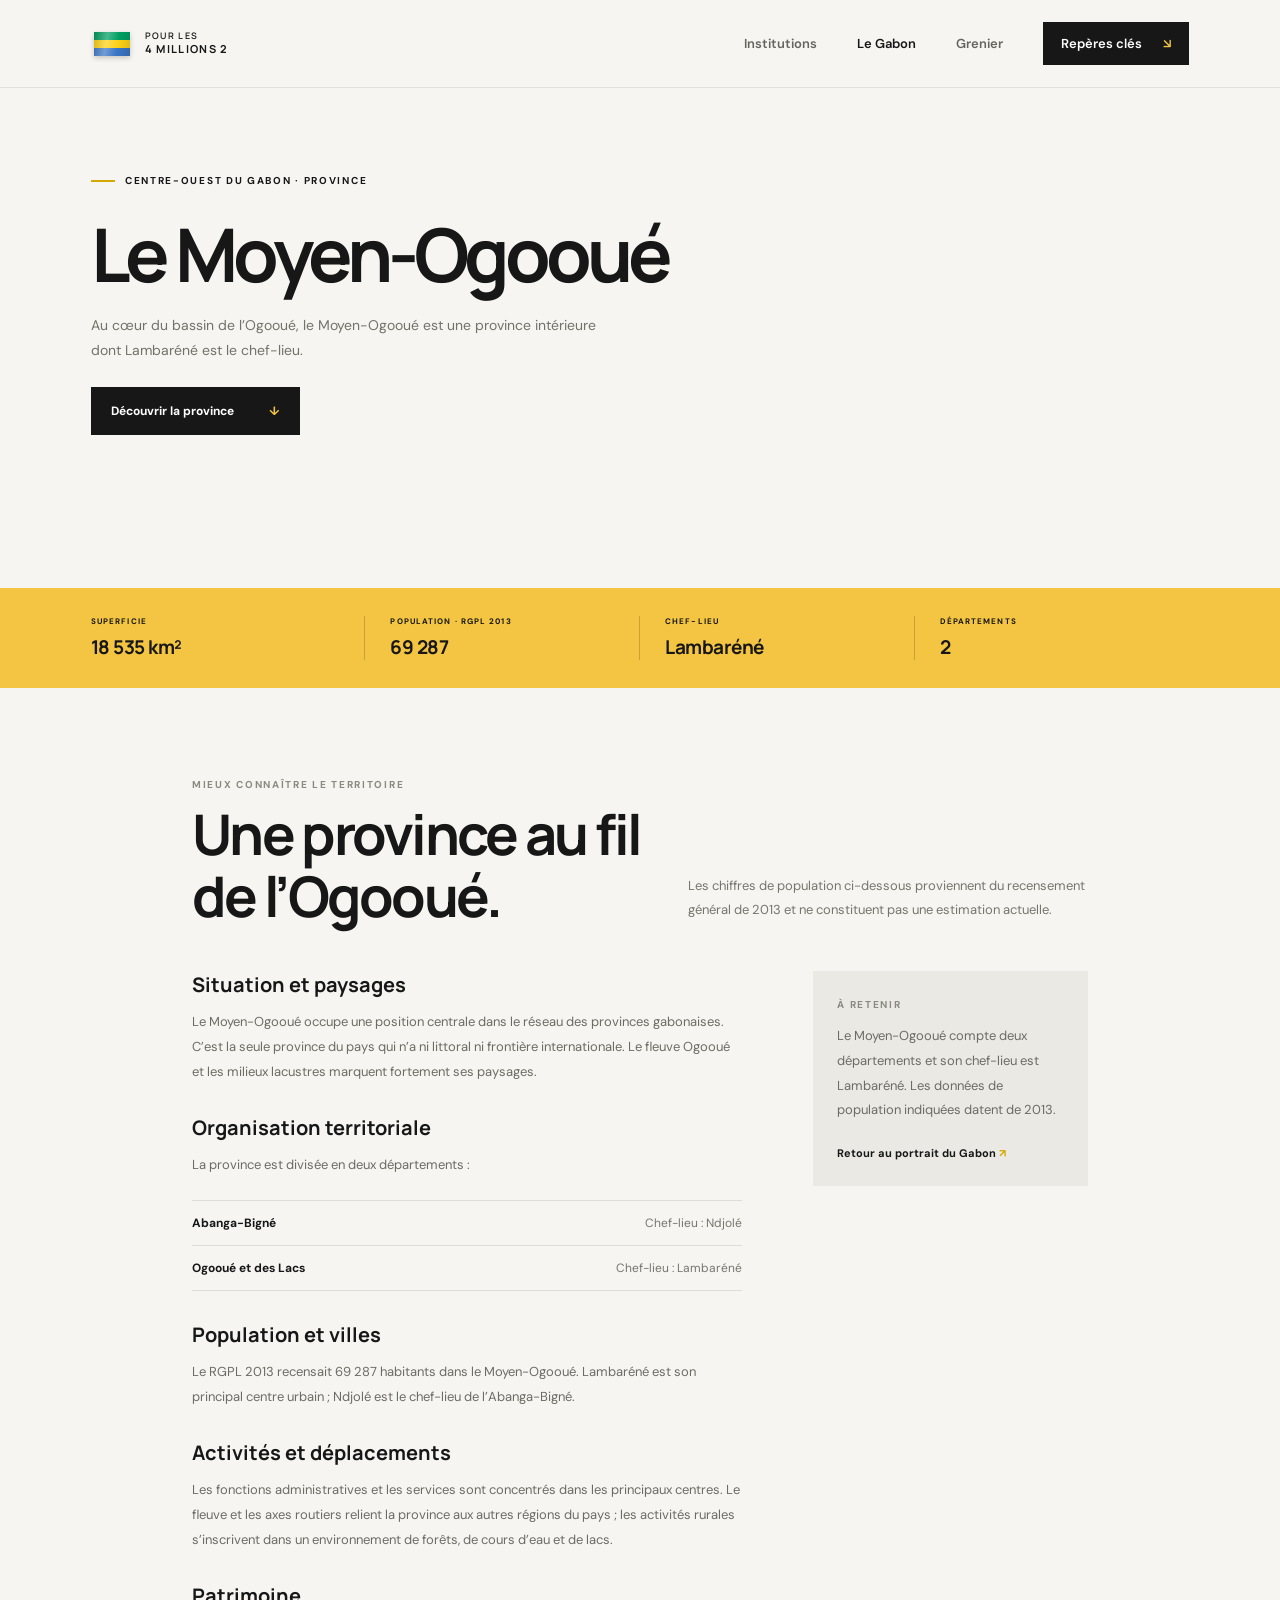
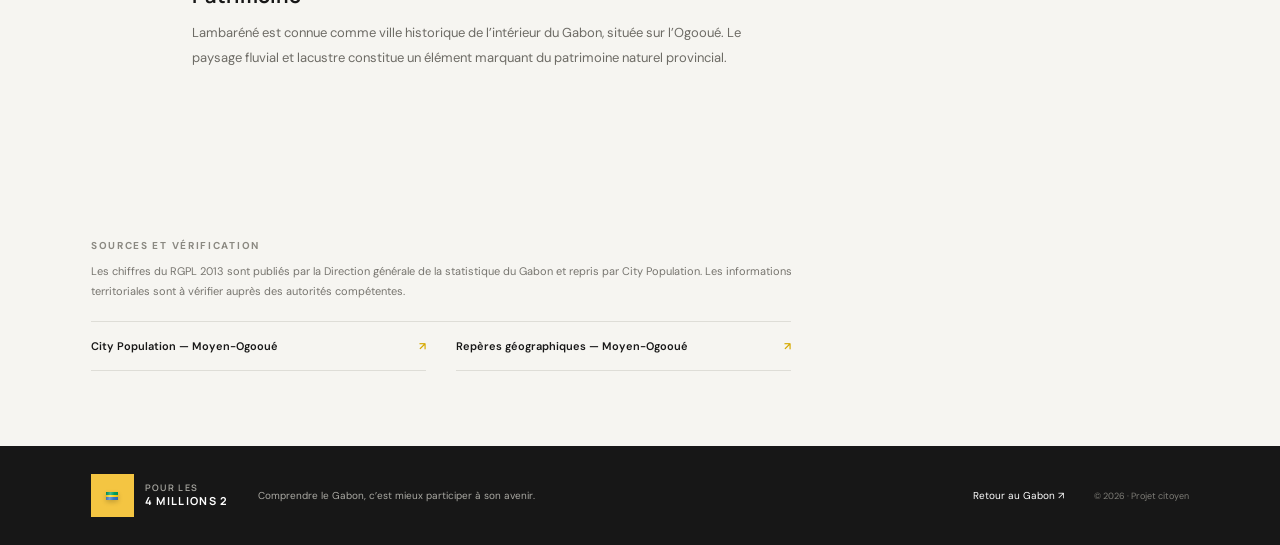
<file: moyen-ogooue.html>
<!doctype html>
<html lang="fr">
  <head>
    <meta charset="utf-8">
    <meta name="viewport" content="width=device-width, initial-scale=1">
    <meta name="description" content="Repères géographiques, démographiques et administratifs sur la province du Moyen-Ogooué au Gabon.">
    <link rel="icon" type="image/png" href="favicon.png">
    <title>
      Province du Moyen-Ogooué — Pour les 4 millions 2
    </title>
    <link rel="preconnect" href="https://fonts.googleapis.com">
    <link rel="preconnect" href="https://fonts.gstatic.com" crossorigin>
    <link href="https://fonts.googleapis.com/css2?family=DM+Sans:wght@400;500;600;700&family=Manrope:wght@400;500;600;700;800&display=swap" rel="stylesheet">
    <link rel="stylesheet" href="styles.css">
  </head>
  <body>
    <a class="skip-link" href="#contenu">Aller au contenu</a>
    <header class="site-header">
      <a class="brand" href="index.html" aria-label="Pour les 4 millions 2, accueil">
      <span class="brand-mark brand-flag" role="img" aria-label="Drapeau du Gabon"><span class="flag-cloth" aria-hidden="true"></span></span>
      <span class="brand-name">POUR LES<br><strong>4 MILLIONS 2</strong></span>
      </a>
      <nav class="main-nav" aria-label="Navigation principale">
        <a href="index.html">Institutions</a><a class="active" href="gabon.html">Le Gabon</a>
        <a href="grenier.html">Grenier</a><a class="nav-cta" href="index.html#reperes" aria-label="Repères clés">Repères clés <span aria-hidden="true">↘</span></a>
      </nav>
    </header>
    <main id="contenu">
      <section class="country-hero province-hero">
        <p class="eyebrow">
          <span></span> Centre-ouest du Gabon · Province
        </p>
        <h1>
          Le Moyen-Ogooué
        </h1>
        <p>
          Au cœur du bassin de l’Ogooué, le Moyen-Ogooué est une province intérieure dont Lambaréné est le chef-lieu.
        </p>
        <a class="button button-dark" href="#portrait">Découvrir la province <span aria-hidden="true">↓</span></a>
      </section>
      <!-- La population affichée est historique : elle correspond au RGPL 2013. -->
      <section class="country-facts" aria-label="Chiffres clés du Moyen-Ogooué">
        <div>
          <span>SUPERFICIE</span><strong>18 535 km²</strong>
        </div>
        <div>
          <span>POPULATION · RGPL 2013</span><strong>69 287</strong>
        </div>
        <div>
          <span>CHEF-LIEU</span><strong>Lambaréné</strong>
        </div>
        <div>
          <span>DÉPARTEMENTS</span><strong>2</strong>
        </div>
      </section>
      <section class="province-story" id="portrait">
        <div class="section-heading">
          <div>
            <p class="eyebrow">
              Mieux connaître le territoire
            </p>
            <h2>
              Une province au fil de l’Ogooué.
            </h2>
          </div>
          <p>
            Les chiffres de population ci-dessous proviennent du recensement général de 2013 et ne constituent pas une estimation actuelle.
          </p>
        </div>
        <div class="province-content">
          <article class="province-article">
            <h3>
              Situation et paysages
            </h3>
            <p>
              Le Moyen-Ogooué occupe une position centrale dans le réseau des provinces gabonaises. C’est la seule province du pays qui n’a ni littoral ni frontière internationale. Le fleuve Ogooué et les milieux lacustres marquent fortement ses paysages.
            </p>
            <h3>
              Organisation territoriale
            </h3>
            <p>
              La province est divisée en deux départements :
            </p>
            <ul class="department-list">
              <li>
                <strong>Abanga-Bigné</strong><span>Chef-lieu : Ndjolé</span>
              </li>
              <li>
                <strong>Ogooué et des Lacs</strong><span>Chef-lieu : Lambaréné</span>
              </li>
            </ul>
            <h3>
              Population et villes
            </h3>
            <p>
              Le RGPL 2013 recensait 69 287 habitants dans le Moyen-Ogooué. Lambaréné est son principal centre urbain ; Ndjolé est le chef-lieu de l’Abanga-Bigné.
            </p>
            <h3>
              Activités et déplacements
            </h3>
            <p>
              Les fonctions administratives et les services sont concentrés dans les principaux centres. Le fleuve et les axes routiers relient la province aux autres régions du pays ; les activités rurales s’inscrivent dans un environnement de forêts, de cours d’eau et de lacs.
            </p>
            <h3>
              Patrimoine
            </h3>
            <p>
              Lambaréné est connue comme ville historique de l’intérieur du Gabon, située sur l’Ogooué. Le paysage fluvial et lacustre constitue un élément marquant du patrimoine naturel provincial.
            </p>
          </article>
          <aside class="province-aside">
            <p class="eyebrow">
              À retenir
            </p>
            <p>
              Le Moyen-Ogooué compte deux départements et son chef-lieu est Lambaréné. Les données de population indiquées datent de 2013.
            </p>
            <a class="text-link" href="gabon.html">Retour au portrait du Gabon <span aria-hidden="true">↗</span></a>
          </aside>
        </div>
      </section>
      <!-- Sources utilisées pour vérifier les chiffres et repères présentés. -->
      <section class="country-source">
        <p class="eyebrow">
          Sources et vérification
        </p>
        <p>
          Les chiffres du RGPL 2013 sont publiés par la Direction générale de la statistique du Gabon et repris par City Population. Les informations territoriales sont à vérifier auprès des autorités compétentes.
        </p>
        <div class="source-links">
          <a href="https://www.citypopulation.de/en/gabon/admin/3__moyen_ogooue/" target="_blank" rel="noopener">City Population — Moyen-Ogooué <span>↗</span></a>
          <a href="https://en.wikipedia.org/wiki/Moyen-Ogoou%C3%A9_Province" target="_blank" rel="noopener">Repères géographiques — Moyen-Ogooué <span>↗</span></a>
        </div>
      </section>
    </main>
    <footer class="site-footer">
      <a class="brand brand-footer" href="index.html"><span class="brand-mark"><span class="flag-cloth" role="img" aria-label="Drapeau du Gabon"></span></span><span class="brand-name">POUR LES<br><strong>4 MILLIONS 2</strong></span></a>
      <p>
        Comprendre le Gabon, c’est mieux participer à son avenir.
      </p>
      <a href="gabon.html">Retour au Gabon ↗</a><span class="copyright">© 2026 · Projet citoyen</span>
    </footer>
  </body>
</html>
</file>
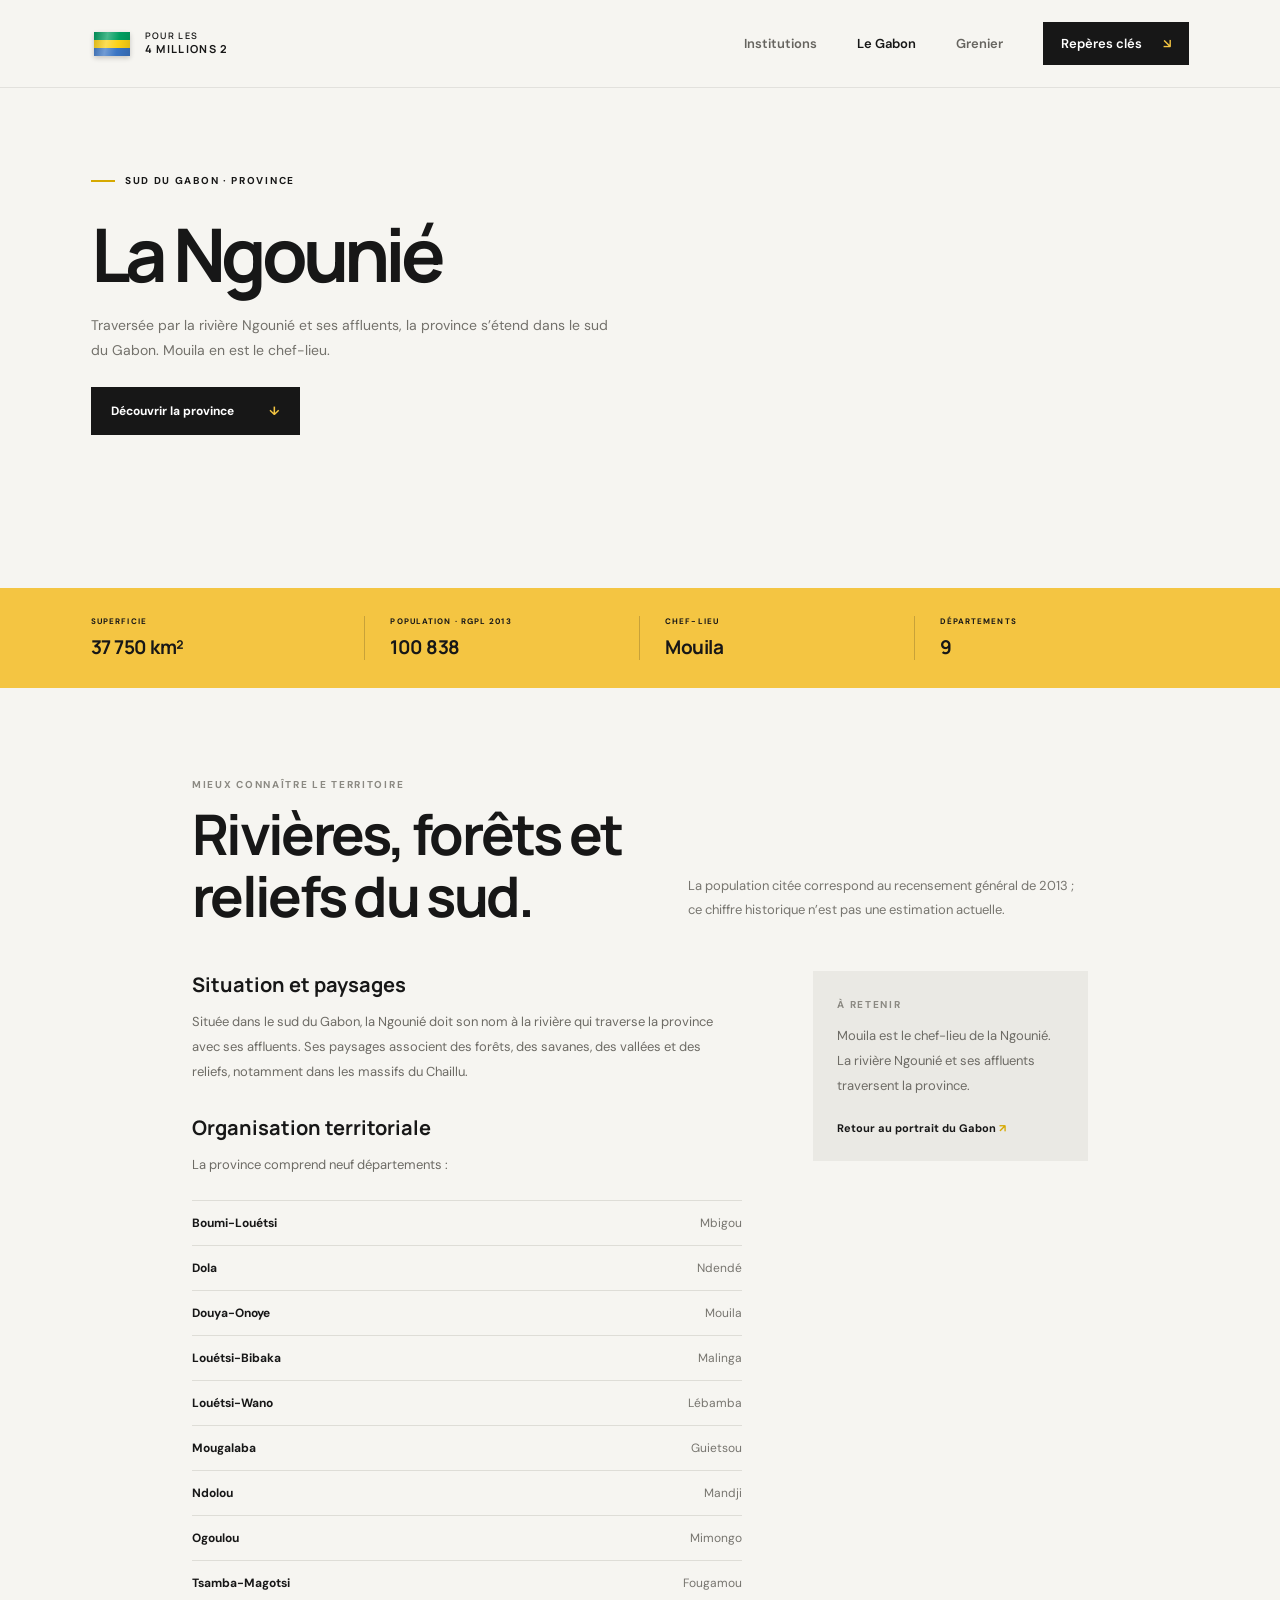
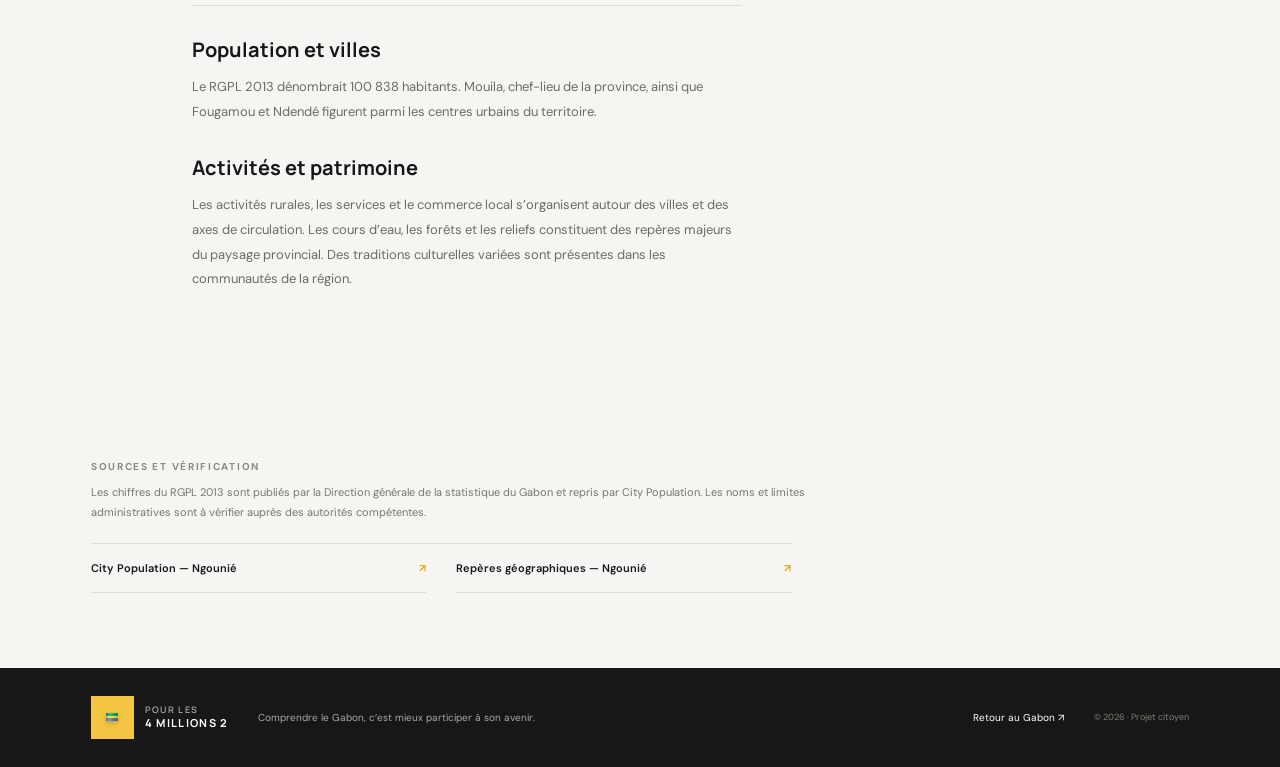
<file: ngounie.html>
<!doctype html>
<html lang="fr">
  <head>
    <meta charset="utf-8">
    <meta name="viewport" content="width=device-width, initial-scale=1">
    <meta name="description" content="Repères géographiques, démographiques et administratifs sur la province de la Ngounié au Gabon.">
    <link rel="icon" type="image/png" href="favicon.png">
    <title>
      Province de la Ngounié — Pour les 4 millions 2
    </title>
    <link rel="preconnect" href="https://fonts.googleapis.com">
    <link rel="preconnect" href="https://fonts.gstatic.com" crossorigin>
    <link href="https://fonts.googleapis.com/css2?family=DM+Sans:wght@400;500;600;700&family=Manrope:wght@400;500;600;700;800&display=swap" rel="stylesheet">
    <link rel="stylesheet" href="styles.css">
  </head>
  <body>
    <a class="skip-link" href="#contenu">Aller au contenu</a>
    <header class="site-header">
      <a class="brand" href="index.html" aria-label="Pour les 4 millions 2, accueil">
      <span class="brand-mark brand-flag" role="img" aria-label="Drapeau du Gabon"><span class="flag-cloth" aria-hidden="true"></span></span><span class="brand-name">POUR LES<br><strong>4 MILLIONS 2</strong></span></a>
      <nav class="main-nav" aria-label="Navigation principale">
        <a href="index.html">Institutions</a><a class="active" href="gabon.html">Le Gabon</a><a href="grenier.html">Grenier</a><a class="nav-cta" href="index.html#reperes" aria-label="Repères clés">Repères clés <span aria-hidden="true">↘</span></a>
      </nav>
    </header>
    <main id="contenu">
      <section class="country-hero province-hero">
        <p class="eyebrow">
          <span></span> Sud du Gabon · Province
        </p>
        <h1>
          La Ngounié
        </h1>
        <p>
          Traversée par la rivière Ngounié et ses affluents, la province s’étend dans le sud du Gabon. Mouila en est le chef-lieu.
        </p>
        <a class="button button-dark" href="#portrait">Découvrir la province <span aria-hidden="true">↓</span></a>
      </section>
      <!-- La population affichée est historique : elle correspond au RGPL 2013. -->
      <section class="country-facts" aria-label="Chiffres clés de la Ngounié">
        <div>
          <span>SUPERFICIE</span><strong>37 750 km²</strong>
        </div>
        <div>
          <span>POPULATION · RGPL 2013</span><strong>100 838</strong>
        </div>
        <div>
          <span>CHEF-LIEU</span><strong>Mouila</strong>
        </div>
        <div>
          <span>DÉPARTEMENTS</span><strong>9</strong>
        </div>
      </section>
      <section class="province-story" id="portrait">
        <div class="section-heading">
          <div>
            <p class="eyebrow">
              Mieux connaître le territoire
            </p>
            <h2>
              Rivières, forêts et reliefs du sud.
            </h2>
          </div>
          <p>
            La population citée correspond au recensement général de 2013 ; ce chiffre historique n’est pas une estimation actuelle.
          </p>
        </div>
        <div class="province-content">
          <article class="province-article">
            <h3>
              Situation et paysages
            </h3>
            <p>
              Située dans le sud du Gabon, la Ngounié doit son nom à la rivière qui traverse la province avec ses affluents. Ses paysages associent des forêts, des savanes, des vallées et des reliefs, notamment dans les massifs du Chaillu.
            </p>
            <h3>
              Organisation territoriale
            </h3>
            <p>
              La province comprend neuf départements :
            </p>
            <ul class="department-list">
              <li>
                <strong>Boumi-Louétsi</strong><span>Mbigou</span>
              </li>
              <li>
                <strong>Dola</strong><span>Ndendé</span>
              </li>
              <li>
                <strong>Douya-Onoye</strong><span>Mouila</span>
              </li>
              <li>
                <strong>Louétsi-Bibaka</strong><span>Malinga</span>
              </li>
              <li>
                <strong>Louétsi-Wano</strong><span>Lébamba</span>
              </li>
              <li>
                <strong>Mougalaba</strong><span>Guietsou</span>
              </li>
              <li>
                <strong>Ndolou</strong><span>Mandji</span>
              </li>
              <li>
                <strong>Ogoulou</strong><span>Mimongo</span>
              </li>
              <li>
                <strong>Tsamba-Magotsi</strong><span>Fougamou</span>
              </li>
            </ul>
            <h3>
              Population et villes
            </h3>
            <p>
              Le RGPL 2013 dénombrait 100 838 habitants. Mouila, chef-lieu de la province, ainsi que Fougamou et Ndendé figurent parmi les centres urbains du territoire.
            </p>
            <h3>
              Activités et patrimoine
            </h3>
            <p>
              Les activités rurales, les services et le commerce local s’organisent autour des villes et des axes de circulation. Les cours d’eau, les forêts et les reliefs constituent des repères majeurs du paysage provincial. Des traditions culturelles variées sont présentes dans les communautés de la région.
            </p>
          </article>
          <aside class="province-aside">
            <p class="eyebrow">
              À retenir
            </p>
            <p>
              Mouila est le chef-lieu de la Ngounié. La rivière Ngounié et ses affluents traversent la province.
            </p>
            <a class="text-link" href="gabon.html">Retour au portrait du Gabon <span aria-hidden="true">↗</span></a>
          </aside>
        </div>
      </section>
      <!-- Sources utilisées pour vérifier les chiffres et repères présentés. -->
      <section class="country-source">
        <p class="eyebrow">
          Sources et vérification
        </p>
        <p>
          Les chiffres du RGPL 2013 sont publiés par la Direction générale de la statistique du Gabon et repris par City Population. Les noms et limites administratives sont à vérifier auprès des autorités compétentes.
        </p>
        <div class="source-links">
          <a href="https://www.citypopulation.de/en/gabon/admin/4__ngounié/" target="_blank" rel="noopener">City Population — Ngounié <span>↗</span></a><a href="https://en.wikipedia.org/wiki/Ngouni%C3%A9_Province" target="_blank" rel="noopener">Repères géographiques — Ngounié <span>↗</span></a>
        </div>
      </section>
    </main>
    <footer class="site-footer">
      <a class="brand brand-footer" href="index.html"><span class="brand-mark"><span class="flag-cloth" role="img" aria-label="Drapeau du Gabon"></span></span><span class="brand-name">POUR LES<br><strong>4 MILLIONS 2</strong></span></a>
      <p>
        Comprendre le Gabon, c’est mieux participer à son avenir.
      </p>
      <a href="gabon.html">Retour au Gabon ↗</a><span class="copyright">© 2026 · Projet citoyen</span>
    </footer>
  </body>
</html>
</file>
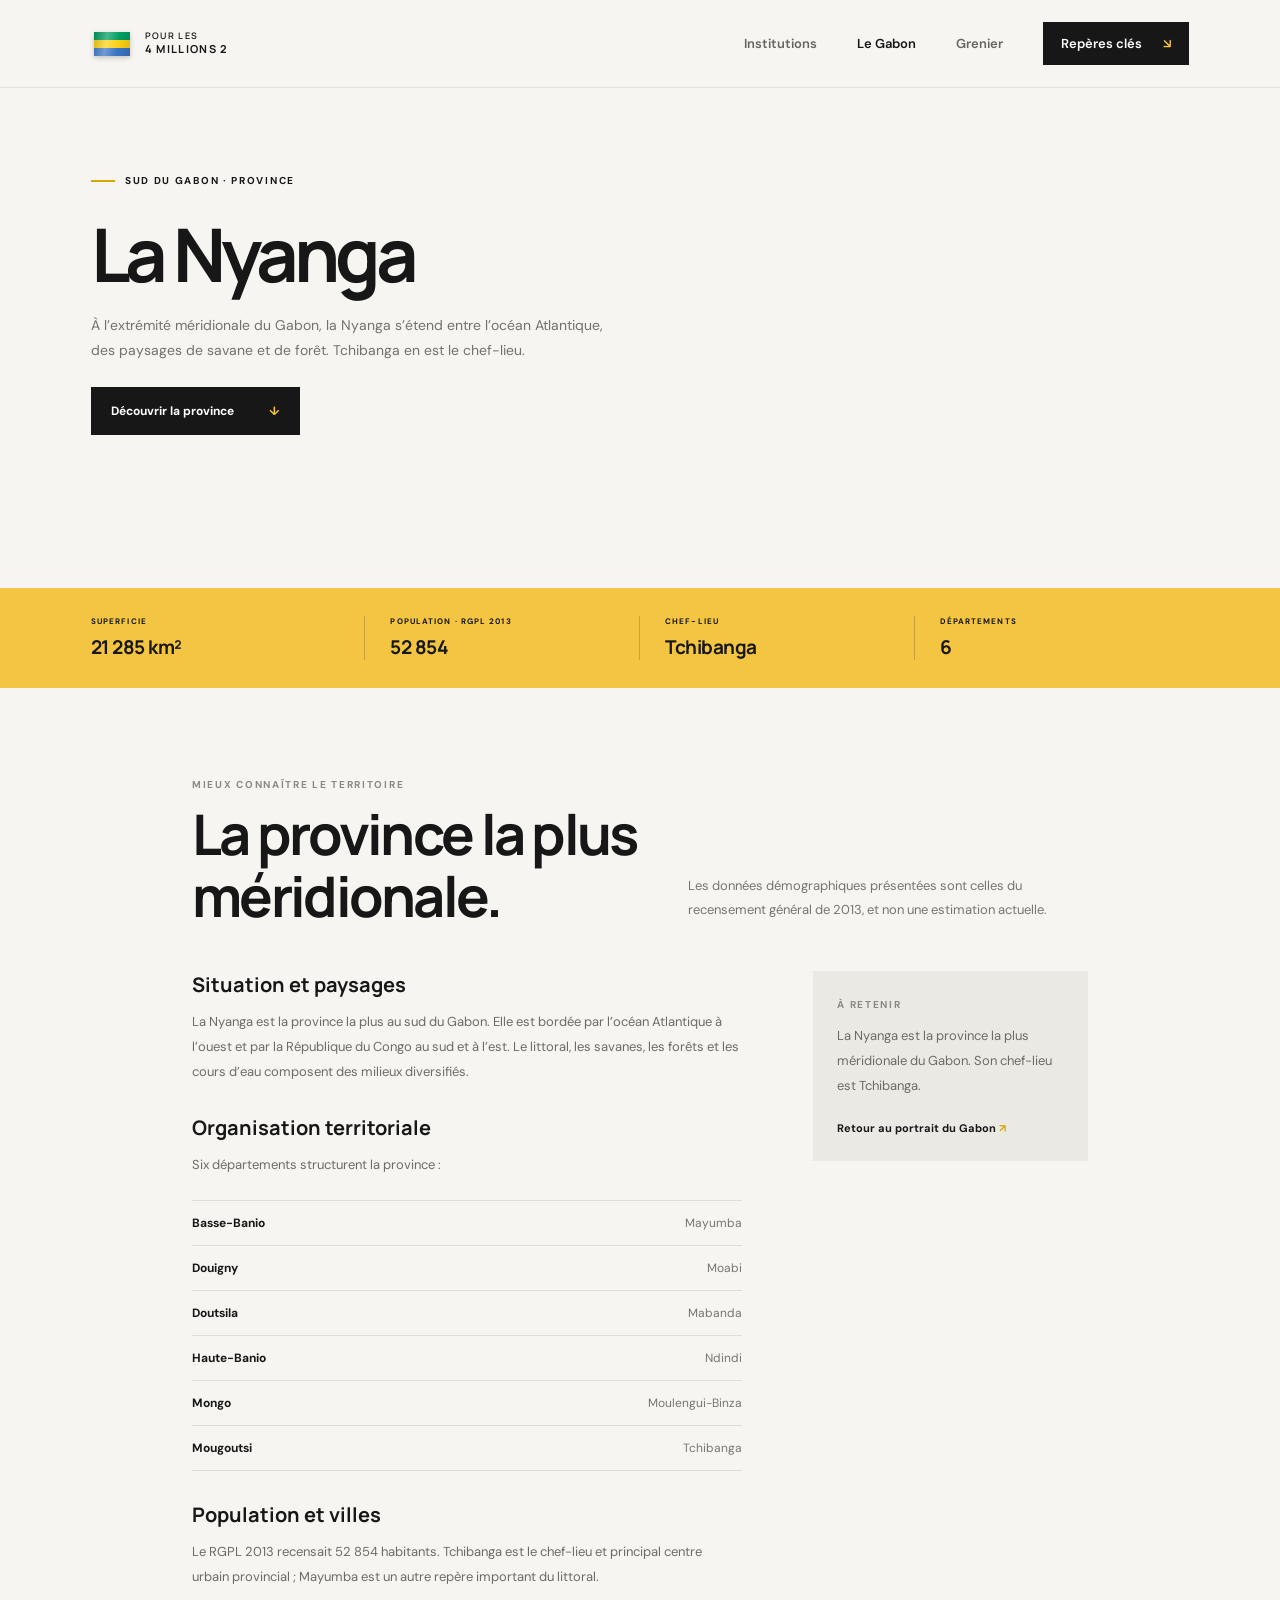
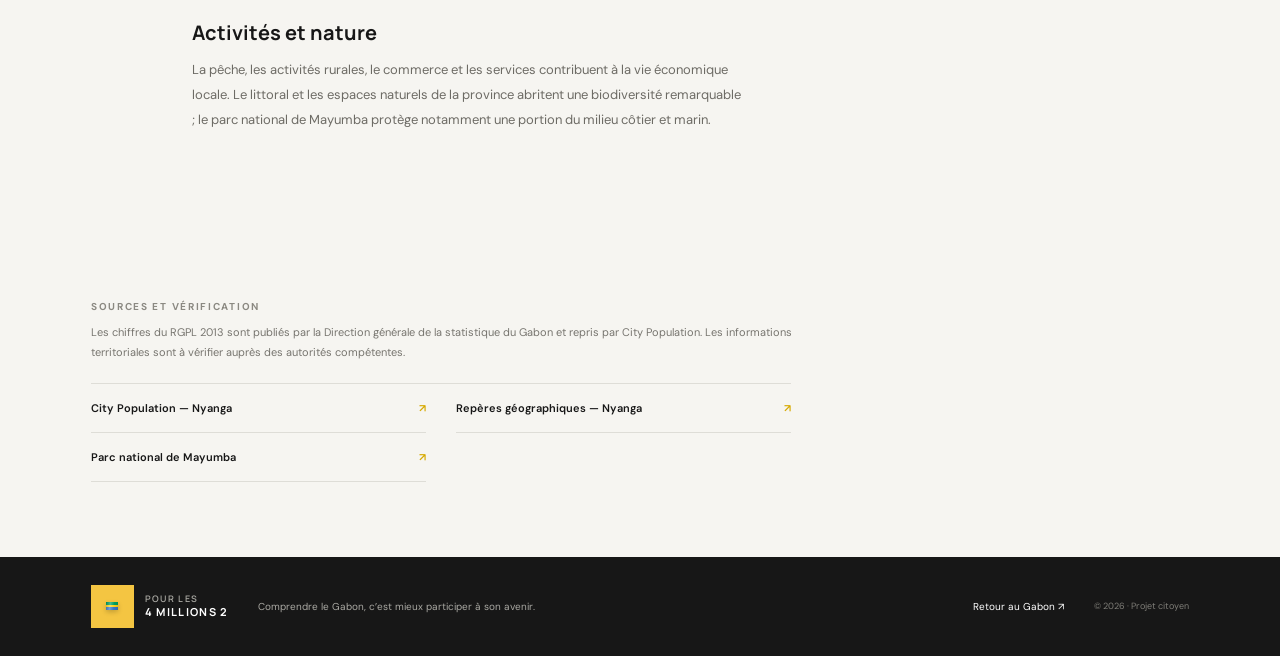
<file: nyanga.html>
<!doctype html>
<html lang="fr">
  <head>
    <meta charset="utf-8">
    <meta name="viewport" content="width=device-width, initial-scale=1">
    <meta name="description" content="Repères géographiques, démographiques et administratifs sur la province de la Nyanga au Gabon.">
    <link rel="icon" type="image/png" href="favicon.png">
    <title>
      Province de la Nyanga — Pour les 4 millions 2
    </title>
    <link rel="preconnect" href="https://fonts.googleapis.com">
    <link rel="preconnect" href="https://fonts.gstatic.com" crossorigin>
    <link href="https://fonts.googleapis.com/css2?family=DM+Sans:wght@400;500;600;700&family=Manrope:wght@400;500;600;700;800&display=swap" rel="stylesheet">
    <link rel="stylesheet" href="styles.css">
  </head>
  <body>
    <a class="skip-link" href="#contenu">Aller au contenu</a>
    <header class="site-header">
      <a class="brand" href="index.html" aria-label="Pour les 4 millions 2, accueil"><span class="brand-mark brand-flag" role="img" aria-label="Drapeau du Gabon"><span class="flag-cloth" aria-hidden="true"></span></span><span class="brand-name">POUR LES<br><strong>4 MILLIONS 2</strong></span></a>
      <nav class="main-nav" aria-label="Navigation principale">
        <a href="index.html">Institutions</a><a class="active" href="gabon.html">Le Gabon</a><a href="grenier.html">Grenier</a><a class="nav-cta" href="index.html#reperes" aria-label="Repères clés">Repères clés <span aria-hidden="true">↘</span></a>
      </nav>
    </header>
    <main id="contenu">
      <section class="country-hero province-hero">
        <p class="eyebrow">
          <span></span> Sud du Gabon · Province
        </p>
        <h1>
          La Nyanga
        </h1>
        <p>
          À l’extrémité méridionale du Gabon, la Nyanga s’étend entre l’océan Atlantique, des paysages de savane et de forêt. Tchibanga en est le chef-lieu.
        </p>
        <a class="button button-dark" href="#portrait">Découvrir la province <span aria-hidden="true">↓</span></a>
      </section>
      <!-- La population affichée est historique : elle correspond au RGPL 2013. -->
      <section class="country-facts" aria-label="Chiffres clés de la Nyanga">
        <div>
          <span>SUPERFICIE</span><strong>21 285 km²</strong>
        </div>
        <div>
          <span>POPULATION · RGPL 2013</span><strong>52 854</strong>
        </div>
        <div>
          <span>CHEF-LIEU</span><strong>Tchibanga</strong>
        </div>
        <div>
          <span>DÉPARTEMENTS</span><strong>6</strong>
        </div>
      </section>
      <section class="province-story" id="portrait">
        <div class="section-heading">
          <div>
            <p class="eyebrow">
              Mieux connaître le territoire
            </p>
            <h2>
              La province la plus méridionale.
            </h2>
          </div>
          <p>
            Les données démographiques présentées sont celles du recensement général de 2013, et non une estimation actuelle.
          </p>
        </div>
        <div class="province-content">
          <article class="province-article">
            <h3>
              Situation et paysages
            </h3>
            <p>
              La Nyanga est la province la plus au sud du Gabon. Elle est bordée par l’océan Atlantique à l’ouest et par la République du Congo au sud et à l’est. Le littoral, les savanes, les forêts et les cours d’eau composent des milieux diversifiés.
            </p>
            <h3>
              Organisation territoriale
            </h3>
            <p>
              Six départements structurent la province :
            </p>
            <ul class="department-list">
              <li>
                <strong>Basse-Banio</strong><span>Mayumba</span>
              </li>
              <li>
                <strong>Douigny</strong><span>Moabi</span>
              </li>
              <li>
                <strong>Doutsila</strong><span>Mabanda</span>
              </li>
              <li>
                <strong>Haute-Banio</strong><span>Ndindi</span>
              </li>
              <li>
                <strong>Mongo</strong><span>Moulengui-Binza</span>
              </li>
              <li>
                <strong>Mougoutsi</strong><span>Tchibanga</span>
              </li>
            </ul>
            <h3>
              Population et villes
            </h3>
            <p>
              Le RGPL 2013 recensait 52 854 habitants. Tchibanga est le chef-lieu et principal centre urbain provincial ; Mayumba est un autre repère important du littoral.
            </p>
            <h3>
              Activités et nature
            </h3>
            <p>
              La pêche, les activités rurales, le commerce et les services contribuent à la vie économique locale. Le littoral et les espaces naturels de la province abritent une biodiversité remarquable ; le parc national de Mayumba protège notamment une portion du milieu côtier et marin.
            </p>
          </article>
          <aside class="province-aside">
            <p class="eyebrow">
              À retenir
            </p>
            <p>
              La Nyanga est la province la plus méridionale du Gabon. Son chef-lieu est Tchibanga.
            </p>
            <a class="text-link" href="gabon.html">Retour au portrait du Gabon <span aria-hidden="true">↗</span></a>
          </aside>
        </div>
      </section>
      <!-- Sources utilisées pour vérifier les chiffres et repères présentés. -->
      <section class="country-source">
        <p class="eyebrow">
          Sources et vérification
        </p>
        <p>
          Les chiffres du RGPL 2013 sont publiés par la Direction générale de la statistique du Gabon et repris par City Population. Les informations territoriales sont à vérifier auprès des autorités compétentes.
        </p>
        <div class="source-links">
          <a href="https://www.citypopulation.de/en/gabon/admin/5__nyanga/" target="_blank" rel="noopener">City Population — Nyanga <span>↗</span></a><a href="https://en.wikipedia.org/wiki/Nyanga_Province" target="_blank" rel="noopener">Repères géographiques — Nyanga <span>↗</span></a><a href="https://en.wikipedia.org/wiki/Mayumba_National_Park" target="_blank" rel="noopener">Parc national de Mayumba <span>↗</span></a>
        </div>
      </section>
    </main>
    <footer class="site-footer">
      <a class="brand brand-footer" href="index.html"><span class="brand-mark"><span class="flag-cloth" role="img" aria-label="Drapeau du Gabon"></span></span><span class="brand-name">POUR LES<br><strong>4 MILLIONS 2</strong></span></a>
      <p>
        Comprendre le Gabon, c’est mieux participer à son avenir.
      </p>
      <a href="gabon.html">Retour au Gabon ↗</a><span class="copyright">© 2026 · Projet citoyen</span>
    </footer>
  </body>
</html>
</file>
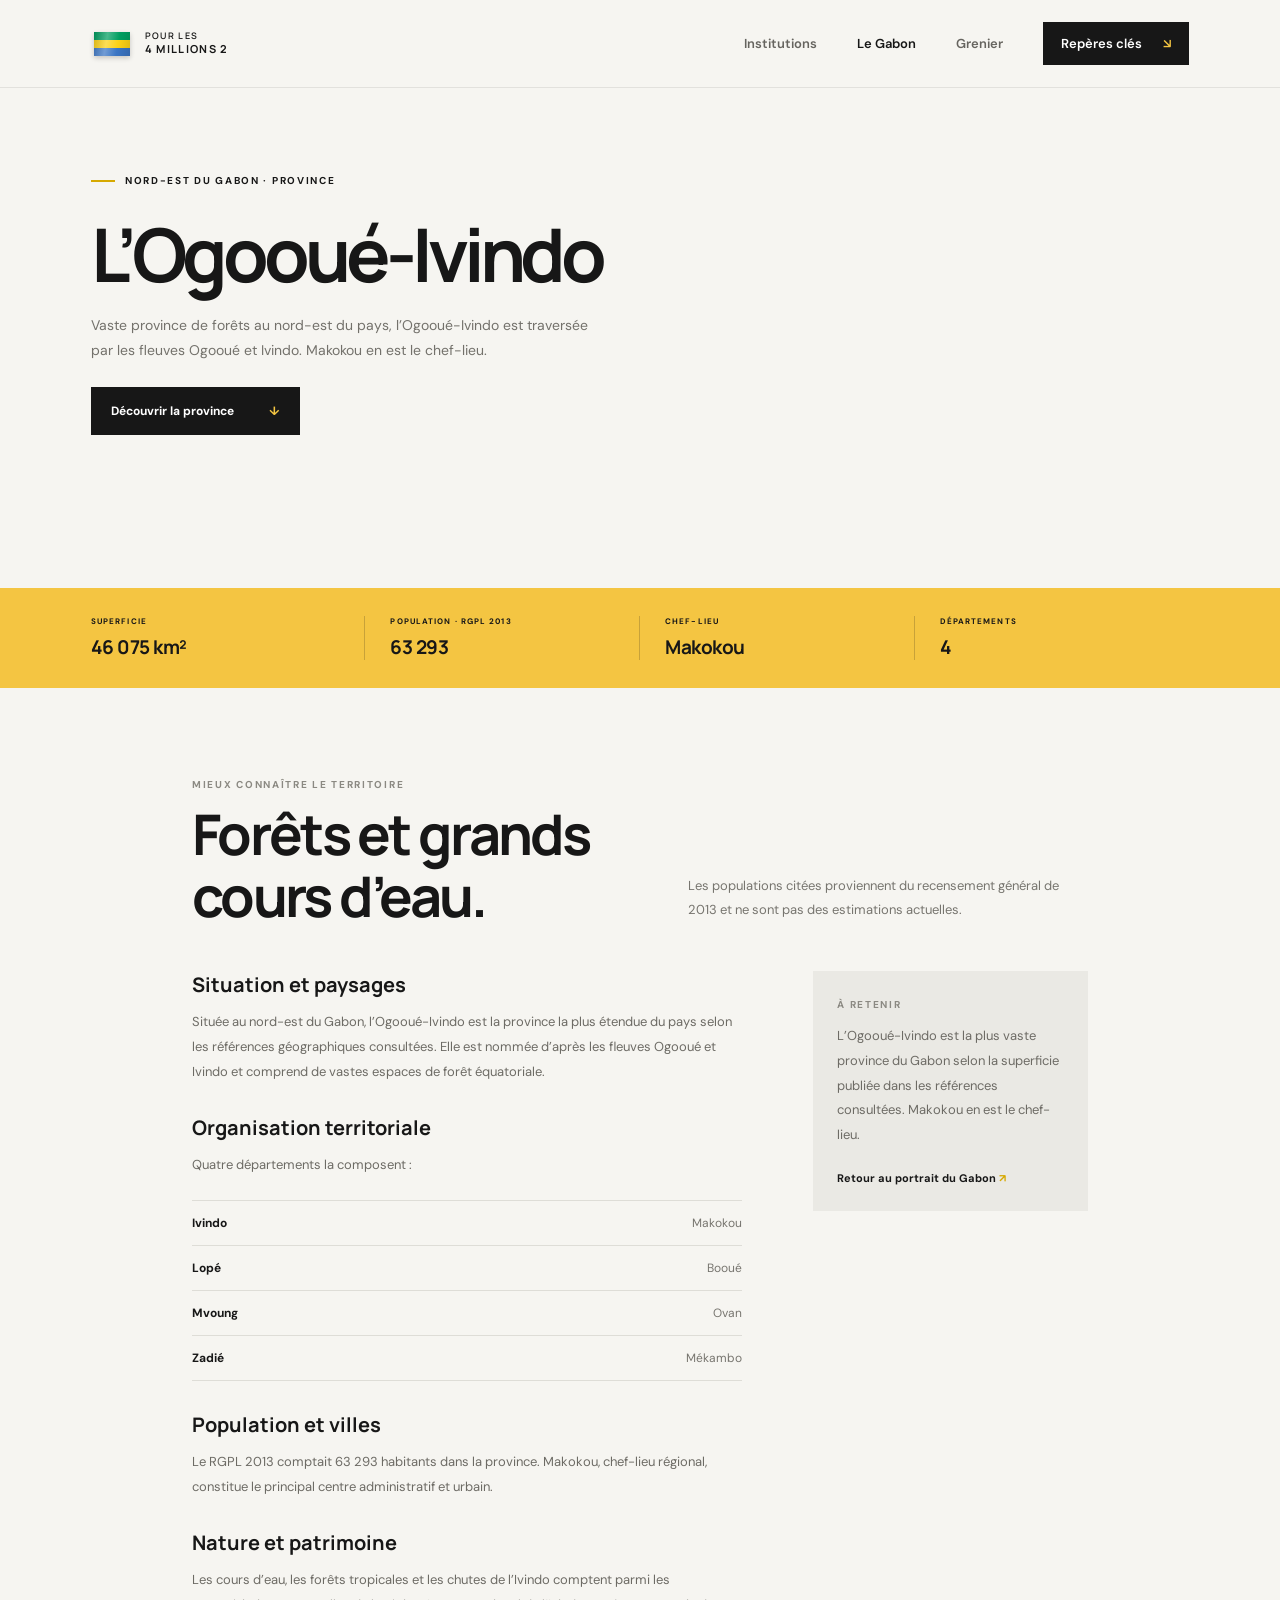
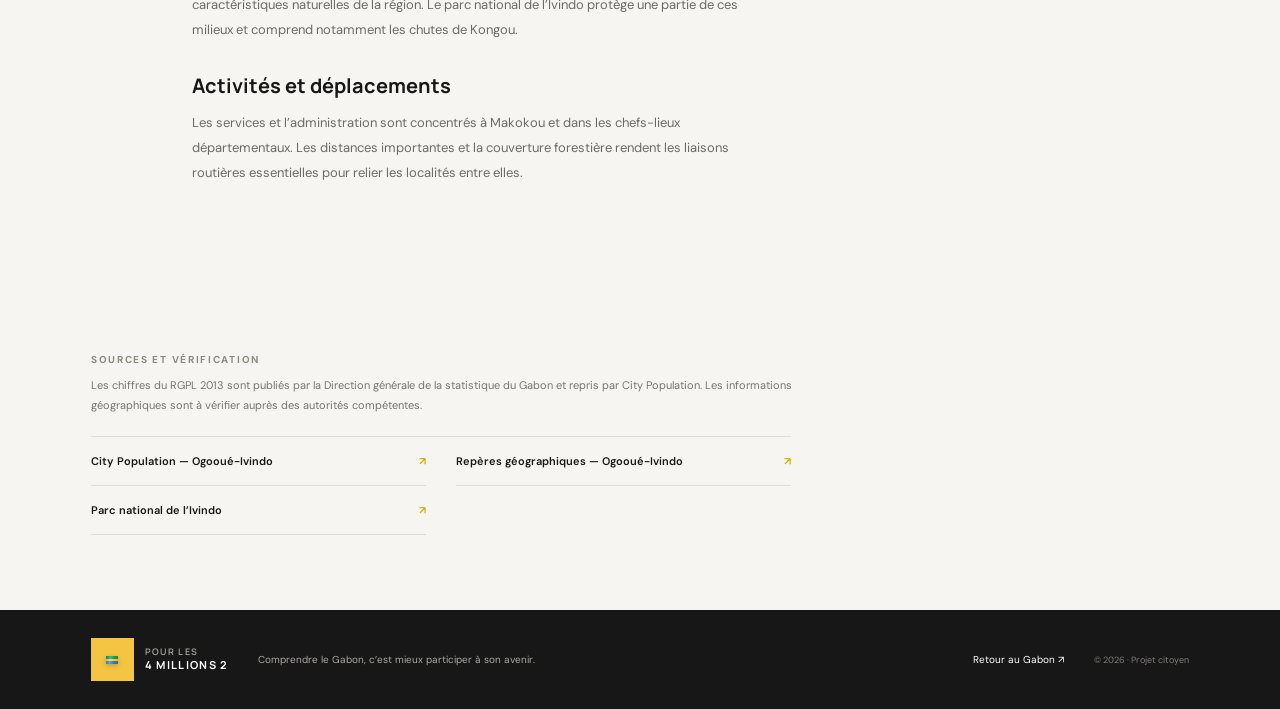
<file: ogooue-ivindo.html>
<!doctype html>
<html lang="fr">
  <head>
    <meta charset="utf-8">
    <meta name="viewport" content="width=device-width, initial-scale=1">
    <meta name="description" content="Repères géographiques, démographiques et administratifs sur la province de l’Ogooué-Ivindo au Gabon.">
    <link rel="icon" type="image/png" href="favicon.png">
    <title>
      Province de l’Ogooué-Ivindo — Pour les 4 millions 2
    </title>
    <link rel="preconnect" href="https://fonts.googleapis.com">
    <link rel="preconnect" href="https://fonts.gstatic.com" crossorigin>
    <link href="https://fonts.googleapis.com/css2?family=DM+Sans:wght@400;500;600;700&family=Manrope:wght@400;500;600;700;800&display=swap" rel="stylesheet">
    <link rel="stylesheet" href="styles.css">
  </head>
  <body>
    <a class="skip-link" href="#contenu">Aller au contenu</a>
    <header class="site-header">
      <a class="brand" href="index.html" aria-label="Pour les 4 millions 2, accueil"><span class="brand-mark brand-flag" role="img" aria-label="Drapeau du Gabon"><span class="flag-cloth" aria-hidden="true"></span></span><span class="brand-name">POUR LES<br><strong>4 MILLIONS 2</strong></span></a>
      <nav class="main-nav" aria-label="Navigation principale">
        <a href="index.html">Institutions</a><a class="active" href="gabon.html">Le Gabon</a><a href="grenier.html">Grenier</a><a class="nav-cta" href="index.html#reperes" aria-label="Repères clés">Repères clés <span aria-hidden="true">↘</span></a>
      </nav>
    </header>
    <main id="contenu">
      <section class="country-hero province-hero">
        <p class="eyebrow">
          <span></span> Nord-est du Gabon · Province
        </p>
        <h1>
          L’Ogooué-Ivindo
        </h1>
        <p>
          Vaste province de forêts au nord-est du pays, l’Ogooué-Ivindo est traversée par les fleuves Ogooué et Ivindo. Makokou en est le chef-lieu.
        </p>
        <a class="button button-dark" href="#portrait">Découvrir la province <span aria-hidden="true">↓</span></a>
      </section>
      <!-- La population affichée est historique : elle correspond au RGPL 2013. -->
      <section class="country-facts" aria-label="Chiffres clés de l’Ogooué-Ivindo">
        <div>
          <span>SUPERFICIE</span><strong>46 075 km²</strong>
        </div>
        <div>
          <span>POPULATION · RGPL 2013</span><strong>63 293</strong>
        </div>
        <div>
          <span>CHEF-LIEU</span><strong>Makokou</strong>
        </div>
        <div>
          <span>DÉPARTEMENTS</span><strong>4</strong>
        </div>
      </section>
      <section class="province-story" id="portrait">
        <div class="section-heading">
          <div>
            <p class="eyebrow">
              Mieux connaître le territoire
            </p>
            <h2>
              Forêts et grands cours d’eau.
            </h2>
          </div>
          <p>
            Les populations citées proviennent du recensement général de 2013 et ne sont pas des estimations actuelles.
          </p>
        </div>
        <div class="province-content">
          <article class="province-article">
            <h3>
              Situation et paysages
            </h3>
            <p>
              Située au nord-est du Gabon, l’Ogooué-Ivindo est la province la plus étendue du pays selon les références géographiques consultées. Elle est nommée d’après les fleuves Ogooué et Ivindo et comprend de vastes espaces de forêt équatoriale.
            </p>
            <h3>
              Organisation territoriale
            </h3>
            <p>
              Quatre départements la composent :
            </p>
            <ul class="department-list">
              <li>
                <strong>Ivindo</strong><span>Makokou</span>
              </li>
              <li>
                <strong>Lopé</strong><span>Booué</span>
              </li>
              <li>
                <strong>Mvoung</strong><span>Ovan</span>
              </li>
              <li>
                <strong>Zadié</strong><span>Mékambo</span>
              </li>
            </ul>
            <h3>
              Population et villes
            </h3>
            <p>
              Le RGPL 2013 comptait 63 293 habitants dans la province. Makokou, chef-lieu régional, constitue le principal centre administratif et urbain.
            </p>
            <h3>
              Nature et patrimoine
            </h3>
            <p>
              Les cours d’eau, les forêts tropicales et les chutes de l’Ivindo comptent parmi les caractéristiques naturelles de la région. Le parc national de l’Ivindo protège une partie de ces milieux et comprend notamment les chutes de Kongou.
            </p>
            <h3>
              Activités et déplacements
            </h3>
            <p>
              Les services et l’administration sont concentrés à Makokou et dans les chefs-lieux départementaux. Les distances importantes et la couverture forestière rendent les liaisons routières essentielles pour relier les localités entre elles.
            </p>
          </article>
          <aside class="province-aside">
            <p class="eyebrow">
              À retenir
            </p>
            <p>
              L’Ogooué-Ivindo est la plus vaste province du Gabon selon la superficie publiée dans les références consultées. Makokou en est le chef-lieu.
            </p>
            <a class="text-link" href="gabon.html">Retour au portrait du Gabon <span aria-hidden="true">↗</span></a>
          </aside>
        </div>
      </section>
      <!-- Sources utilisées pour vérifier les chiffres et repères présentés. -->
      <section class="country-source">
        <p class="eyebrow">
          Sources et vérification
        </p>
        <p>
          Les chiffres du RGPL 2013 sont publiés par la Direction générale de la statistique du Gabon et repris par City Population. Les informations géographiques sont à vérifier auprès des autorités compétentes.
        </p>
        <div class="source-links">
          <a href="https://www.citypopulation.de/en/gabon/admin/6__ogooué_ivindo/" target="_blank" rel="noopener">City Population — Ogooué-Ivindo <span>↗</span></a><a href="https://en.wikipedia.org/wiki/Ogoou%C3%A9-Ivindo_Province" target="_blank" rel="noopener">Repères géographiques — Ogooué-Ivindo <span>↗</span></a><a href="https://en.wikipedia.org/wiki/Ivindo_National_Park" target="_blank" rel="noopener">Parc national de l’Ivindo <span>↗</span></a>
        </div>
      </section>
    </main>
    <footer class="site-footer">
      <a class="brand brand-footer" href="index.html"><span class="brand-mark"><span class="flag-cloth" role="img" aria-label="Drapeau du Gabon"></span></span><span class="brand-name">POUR LES<br><strong>4 MILLIONS 2</strong></span></a>
      <p>
        Comprendre le Gabon, c’est mieux participer à son avenir.
      </p>
      <a href="gabon.html">Retour au Gabon ↗</a><span class="copyright">© 2026 · Projet citoyen</span>
    </footer>
  </body>
</html>
</file>
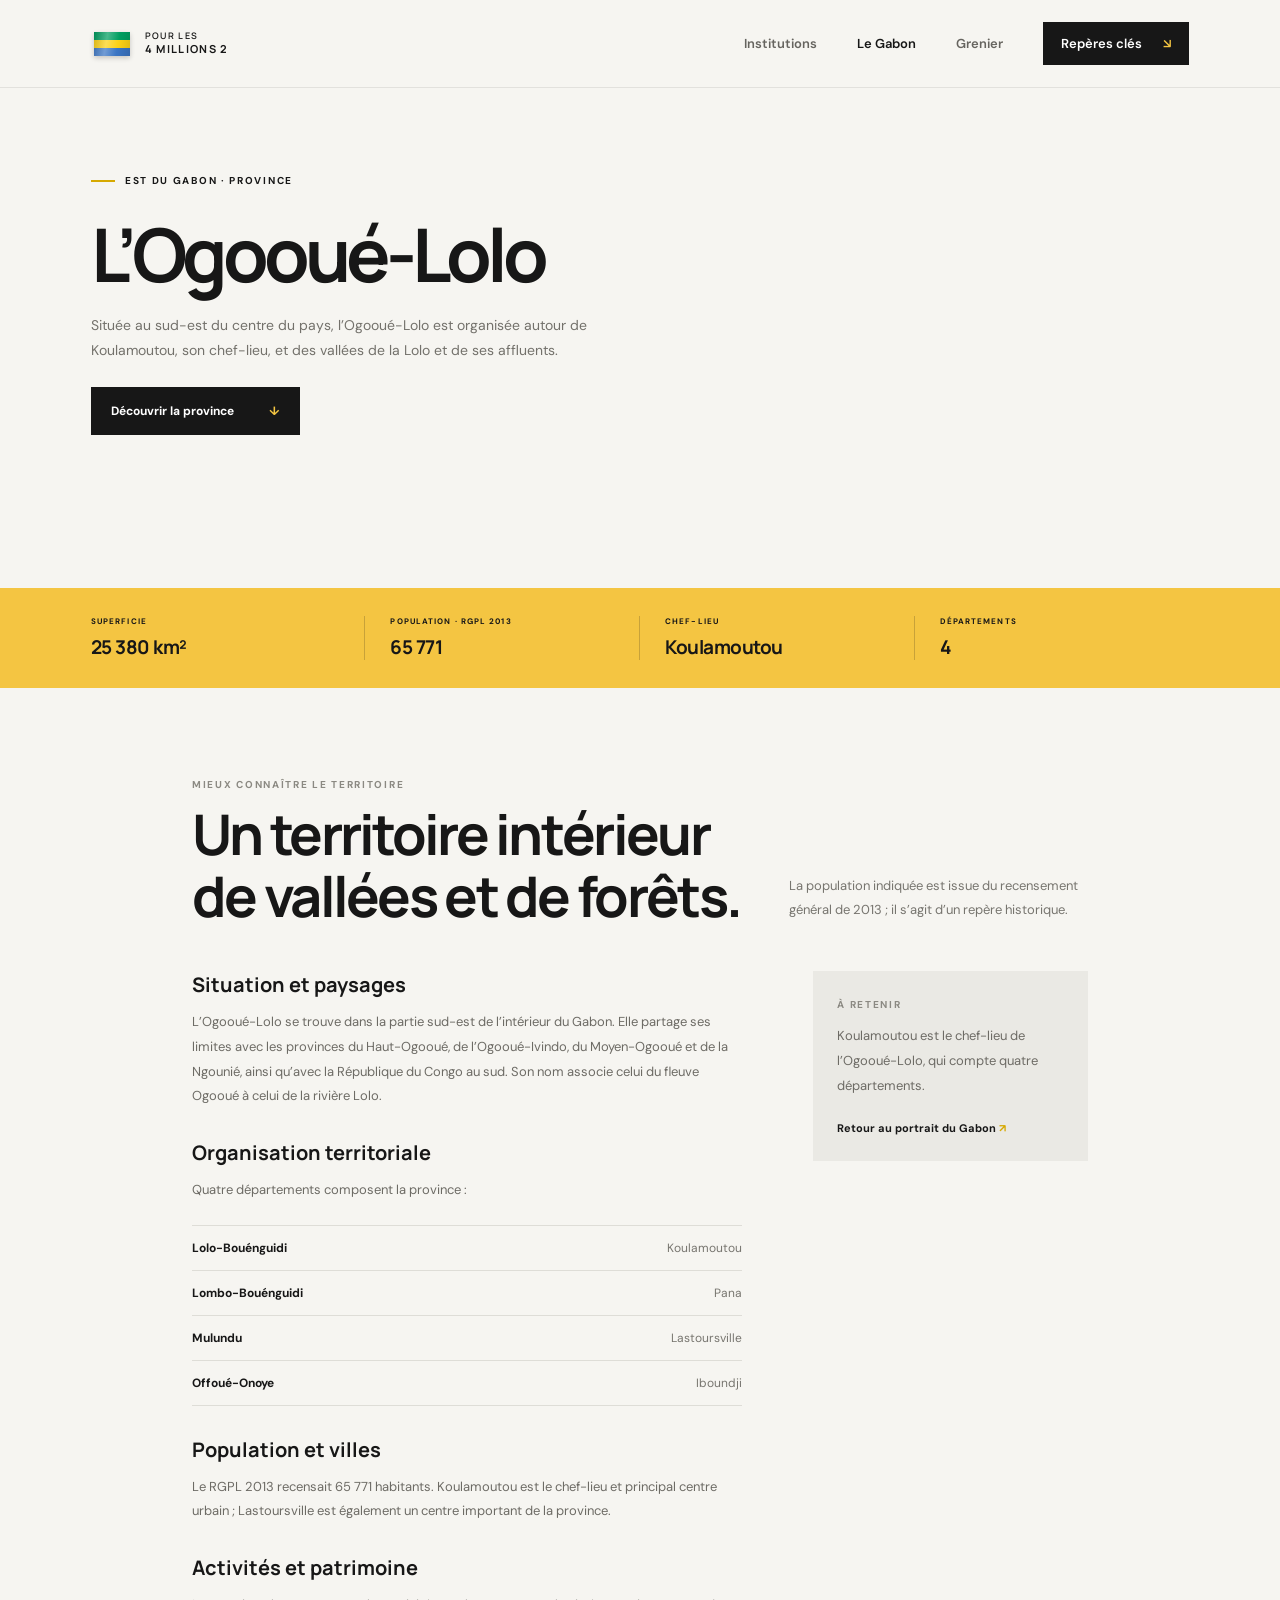
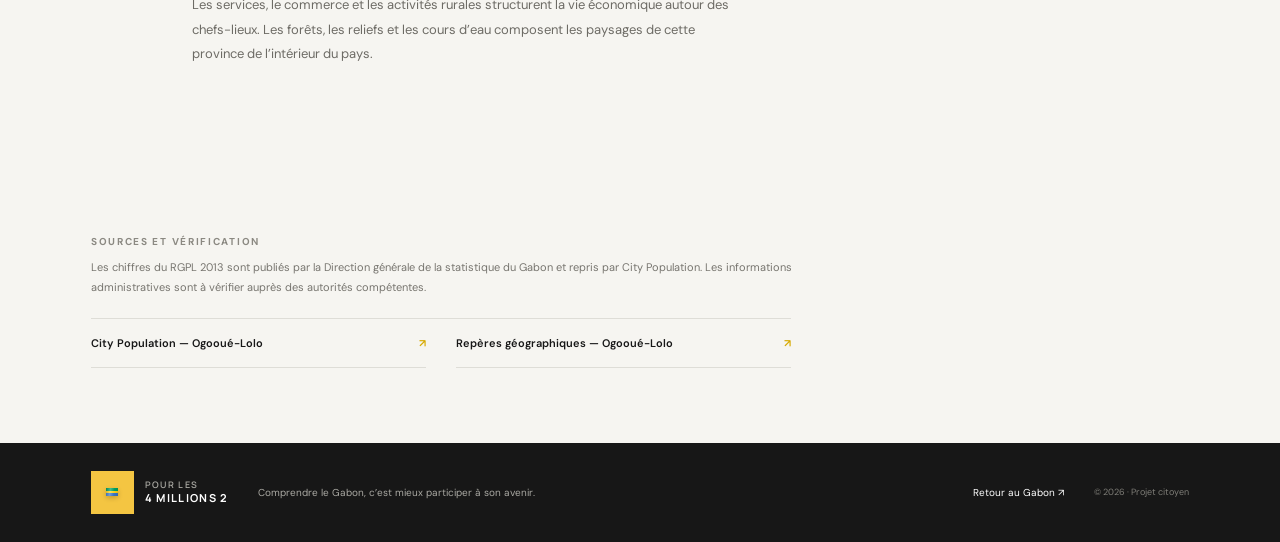
<file: ogooue-lolo.html>
<!doctype html>
<html lang="fr">
  <head>
    <meta charset="utf-8">
    <meta name="viewport" content="width=device-width, initial-scale=1">
    <meta name="description" content="Repères géographiques, démographiques et administratifs sur la province de l’Ogooué-Lolo au Gabon.">
    <link rel="icon" type="image/png" href="favicon.png">
    <title>
      Province de l’Ogooué-Lolo — Pour les 4 millions 2
    </title>
    <link rel="preconnect" href="https://fonts.googleapis.com">
    <link rel="preconnect" href="https://fonts.gstatic.com" crossorigin>
    <link href="https://fonts.googleapis.com/css2?family=DM+Sans:wght@400;500;600;700&family=Manrope:wght@400;500;600;700;800&display=swap" rel="stylesheet">
    <link rel="stylesheet" href="styles.css">
  </head>
  <body>
    <a class="skip-link" href="#contenu">Aller au contenu</a>
    <header class="site-header">
      <a class="brand" href="index.html" aria-label="Pour les 4 millions 2, accueil"><span class="brand-mark brand-flag" role="img" aria-label="Drapeau du Gabon"><span class="flag-cloth" aria-hidden="true"></span></span><span class="brand-name">POUR LES<br><strong>4 MILLIONS 2</strong></span></a>
      <nav class="main-nav" aria-label="Navigation principale">
        <a href="index.html">Institutions</a><a class="active" href="gabon.html">Le Gabon</a><a href="grenier.html">Grenier</a><a class="nav-cta" href="index.html#reperes" aria-label="Repères clés">Repères clés <span aria-hidden="true">↘</span></a>
      </nav>
    </header>
    <main id="contenu">
      <section class="country-hero province-hero">
        <p class="eyebrow">
          <span></span> Est du Gabon · Province
        </p>
        <h1>
          L’Ogooué-Lolo
        </h1>
        <p>
          Située au sud-est du centre du pays, l’Ogooué-Lolo est organisée autour de Koulamoutou, son chef-lieu, et des vallées de la Lolo et de ses affluents.
        </p>
        <a class="button button-dark" href="#portrait">Découvrir la province <span aria-hidden="true">↓</span></a>
      </section>
      <!-- La population affichée est historique : elle correspond au RGPL 2013. -->
      <section class="country-facts" aria-label="Chiffres clés de l’Ogooué-Lolo">
        <div>
          <span>SUPERFICIE</span><strong>25 380 km²</strong>
        </div>
        <div>
          <span>POPULATION · RGPL 2013</span><strong>65 771</strong>
        </div>
        <div>
          <span>CHEF-LIEU</span><strong>Koulamoutou</strong>
        </div>
        <div>
          <span>DÉPARTEMENTS</span><strong>4</strong>
        </div>
      </section>
      <section class="province-story" id="portrait">
        <div class="section-heading">
          <div>
            <p class="eyebrow">
              Mieux connaître le territoire
            </p>
            <h2>
              Un territoire intérieur de vallées et de forêts.
            </h2>
          </div>
          <p>
            La population indiquée est issue du recensement général de 2013 ; il s’agit d’un repère historique.
          </p>
        </div>
        <div class="province-content">
          <article class="province-article">
            <h3>
              Situation et paysages
            </h3>
            <p>
              L’Ogooué-Lolo se trouve dans la partie sud-est de l’intérieur du Gabon. Elle partage ses limites avec les provinces du Haut-Ogooué, de l’Ogooué-Ivindo, du Moyen-Ogooué et de la Ngounié, ainsi qu’avec la République du Congo au sud. Son nom associe celui du fleuve Ogooué à celui de la rivière Lolo.
            </p>
            <h3>
              Organisation territoriale
            </h3>
            <p>
              Quatre départements composent la province :
            </p>
            <ul class="department-list">
              <li>
                <strong>Lolo-Bouénguidi</strong><span>Koulamoutou</span>
              </li>
              <li>
                <strong>Lombo-Bouénguidi</strong><span>Pana</span>
              </li>
              <li>
                <strong>Mulundu</strong><span>Lastoursville</span>
              </li>
              <li>
                <strong>Offoué-Onoye</strong><span>Iboundji</span>
              </li>
            </ul>
            <h3>
              Population et villes
            </h3>
            <p>
              Le RGPL 2013 recensait 65 771 habitants. Koulamoutou est le chef-lieu et principal centre urbain ; Lastoursville est également un centre important de la province.
            </p>
            <h3>
              Activités et patrimoine
            </h3>
            <p>
              Les services, le commerce et les activités rurales structurent la vie économique autour des chefs-lieux. Les forêts, les reliefs et les cours d’eau composent les paysages de cette province de l’intérieur du pays.
            </p>
          </article>
          <aside class="province-aside">
            <p class="eyebrow">
              À retenir
            </p>
            <p>
              Koulamoutou est le chef-lieu de l’Ogooué-Lolo, qui compte quatre départements.
            </p>
            <a class="text-link" href="gabon.html">Retour au portrait du Gabon <span aria-hidden="true">↗</span></a>
          </aside>
        </div>
      </section>
      <!-- Sources utilisées pour vérifier les chiffres et repères présentés. -->
      <section class="country-source">
        <p class="eyebrow">
          Sources et vérification
        </p>
        <p>
          Les chiffres du RGPL 2013 sont publiés par la Direction générale de la statistique du Gabon et repris par City Population. Les informations administratives sont à vérifier auprès des autorités compétentes.
        </p>
        <div class="source-links">
          <a href="https://www.citypopulation.de/en/gabon/admin/7__ogooué_lolo/" target="_blank" rel="noopener">City Population — Ogooué-Lolo <span>↗</span></a><a href="https://en.wikipedia.org/wiki/Ogoou%C3%A9-Lolo_Province" target="_blank" rel="noopener">Repères géographiques — Ogooué-Lolo <span>↗</span></a>
        </div>
      </section>
    </main>
    <footer class="site-footer">
      <a class="brand brand-footer" href="index.html"><span class="brand-mark"><span class="flag-cloth" role="img" aria-label="Drapeau du Gabon"></span></span><span class="brand-name">POUR LES<br><strong>4 MILLIONS 2</strong></span></a>
      <p>
        Comprendre le Gabon, c’est mieux participer à son avenir.
      </p>
      <a href="gabon.html">Retour au Gabon ↗</a><span class="copyright">© 2026 · Projet citoyen</span>
    </footer>
  </body>
</html>
</file>
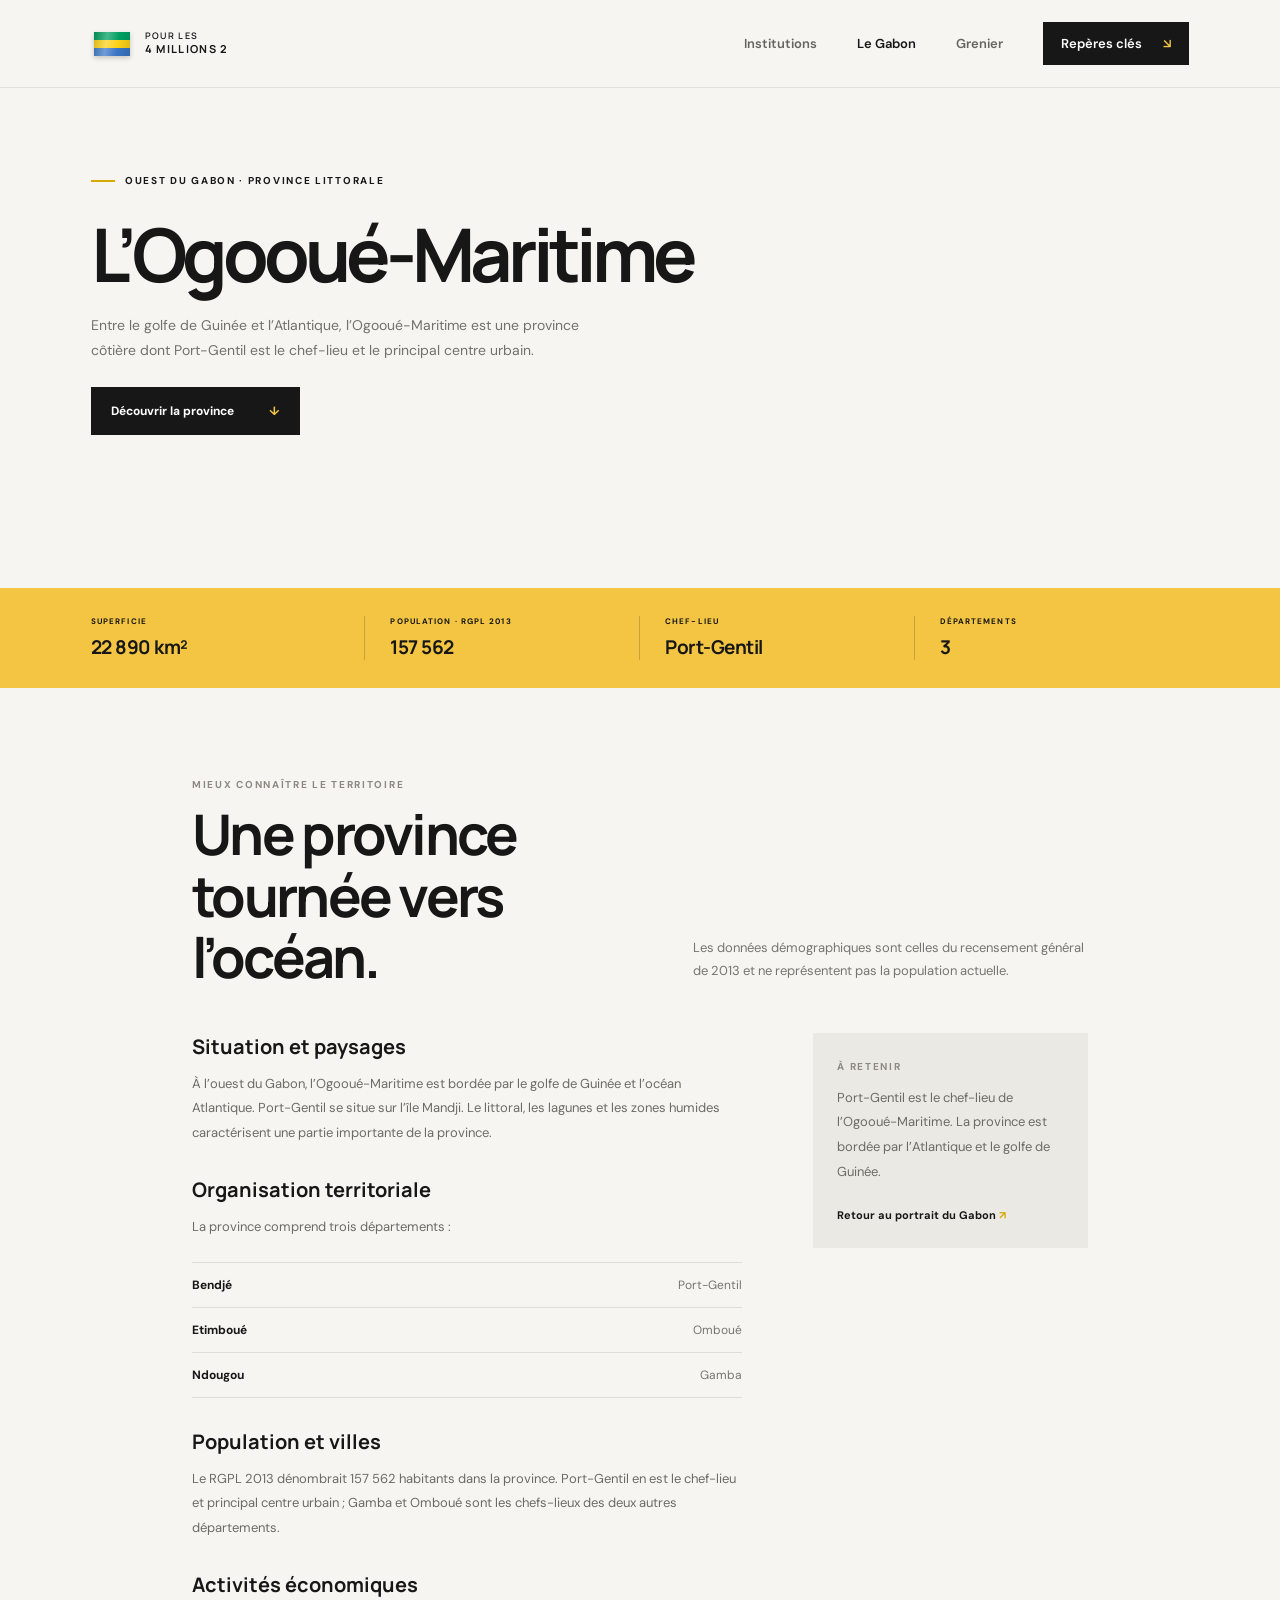
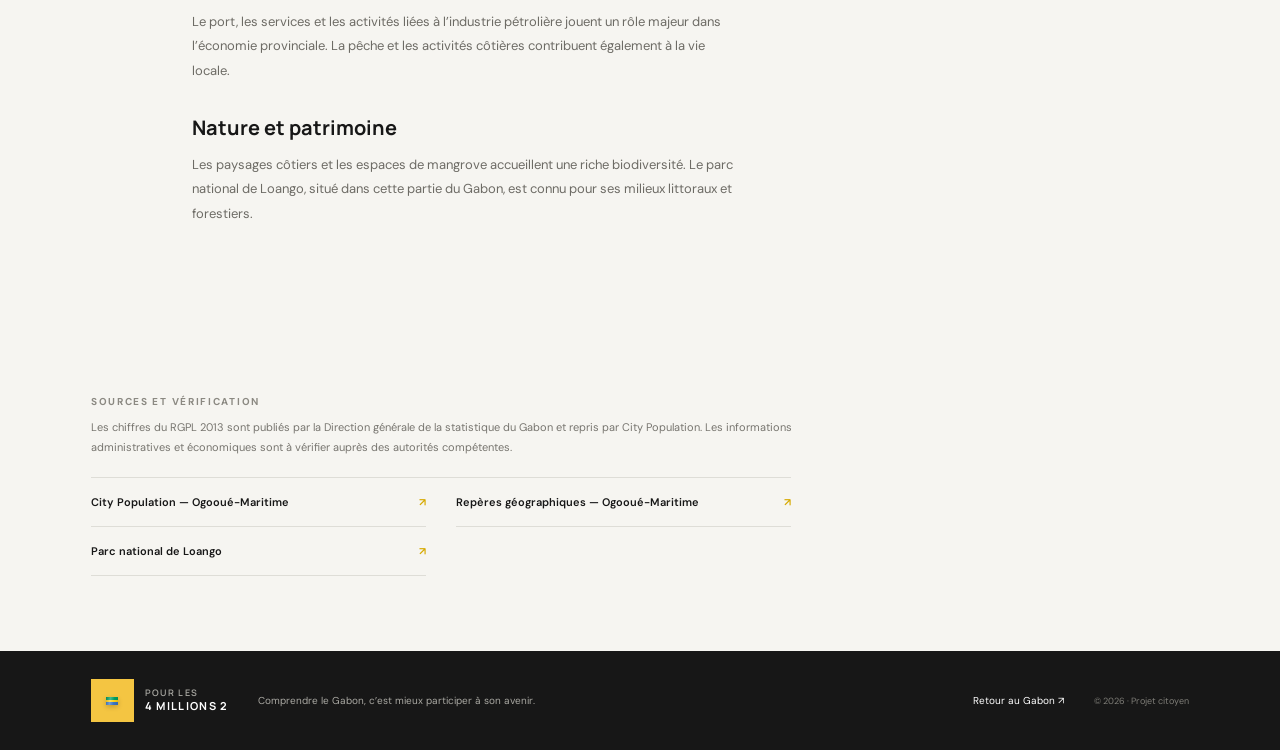
<file: ogooue-maritime.html>
<!doctype html>
<html lang="fr">
  <head>
    <meta charset="utf-8">
    <meta name="viewport" content="width=device-width, initial-scale=1">
    <meta name="description" content="Repères géographiques, démographiques et administratifs sur la province de l’Ogooué-Maritime au Gabon.">
    <link rel="icon" type="image/png" href="favicon.png">
    <title>
      Province de l’Ogooué-Maritime — Pour les 4 millions 2
    </title>
    <link rel="preconnect" href="https://fonts.googleapis.com">
    <link rel="preconnect" href="https://fonts.gstatic.com" crossorigin>
    <link href="https://fonts.googleapis.com/css2?family=DM+Sans:wght@400;500;600;700&family=Manrope:wght@400;500;600;700;800&display=swap" rel="stylesheet">
    <link rel="stylesheet" href="styles.css">
  </head>
  <body>
    <a class="skip-link" href="#contenu">Aller au contenu</a>
    <header class="site-header">
      <a class="brand" href="index.html" aria-label="Pour les 4 millions 2, accueil"><span class="brand-mark brand-flag" role="img" aria-label="Drapeau du Gabon"><span class="flag-cloth" aria-hidden="true"></span></span><span class="brand-name">POUR LES<br><strong>4 MILLIONS 2</strong></span></a>
      <nav class="main-nav" aria-label="Navigation principale">
        <a href="index.html">Institutions</a><a class="active" href="gabon.html">Le Gabon</a><a href="grenier.html">Grenier</a><a class="nav-cta" href="index.html#reperes" aria-label="Repères clés">Repères clés <span aria-hidden="true">↘</span></a>
      </nav>
    </header>
    <main id="contenu">
      <section class="country-hero province-hero">
        <p class="eyebrow">
          <span></span> Ouest du Gabon · Province littorale
        </p>
        <h1>
          L’Ogooué-Maritime
        </h1>
        <p>
          Entre le golfe de Guinée et l’Atlantique, l’Ogooué-Maritime est une province côtière dont Port-Gentil est le chef-lieu et le principal centre urbain.
        </p>
        <a class="button button-dark" href="#portrait">Découvrir la province <span aria-hidden="true">↓</span></a>
      </section>
      <!-- La population affichée est historique : elle correspond au RGPL 2013. -->
      <section class="country-facts" aria-label="Chiffres clés de l’Ogooué-Maritime">
        <div>
          <span>SUPERFICIE</span><strong>22 890 km²</strong>
        </div>
        <div>
          <span>POPULATION · RGPL 2013</span><strong>157 562</strong>
        </div>
        <div>
          <span>CHEF-LIEU</span><strong>Port-Gentil</strong>
        </div>
        <div>
          <span>DÉPARTEMENTS</span><strong>3</strong>
        </div>
      </section>
      <section class="province-story" id="portrait">
        <div class="section-heading">
          <div>
            <p class="eyebrow">
              Mieux connaître le territoire
            </p>
            <h2>
              Une province tournée vers l’océan.
            </h2>
          </div>
          <p>
            Les données démographiques sont celles du recensement général de 2013 et ne représentent pas la population actuelle.
          </p>
        </div>
        <div class="province-content">
          <article class="province-article">
            <h3>
              Situation et paysages
            </h3>
            <p>
              À l’ouest du Gabon, l’Ogooué-Maritime est bordée par le golfe de Guinée et l’océan Atlantique. Port-Gentil se situe sur l’île Mandji. Le littoral, les lagunes et les zones humides caractérisent une partie importante de la province.
            </p>
            <h3>
              Organisation territoriale
            </h3>
            <p>
              La province comprend trois départements :
            </p>
            <ul class="department-list">
              <li>
                <strong>Bendjé</strong><span>Port-Gentil</span>
              </li>
              <li>
                <strong>Etimboué</strong><span>Omboué</span>
              </li>
              <li>
                <strong>Ndougou</strong><span>Gamba</span>
              </li>
            </ul>
            <h3>
              Population et villes
            </h3>
            <p>
              Le RGPL 2013 dénombrait 157 562 habitants dans la province. Port-Gentil en est le chef-lieu et principal centre urbain ; Gamba et Omboué sont les chefs-lieux des deux autres départements.
            </p>
            <h3>
              Activités économiques
            </h3>
            <p>
              Le port, les services et les activités liées à l’industrie pétrolière jouent un rôle majeur dans l’économie provinciale. La pêche et les activités côtières contribuent également à la vie locale.
            </p>
            <h3>
              Nature et patrimoine
            </h3>
            <p>
              Les paysages côtiers et les espaces de mangrove accueillent une riche biodiversité. Le parc national de Loango, situé dans cette partie du Gabon, est connu pour ses milieux littoraux et forestiers.
            </p>
          </article>
          <aside class="province-aside">
            <p class="eyebrow">
              À retenir
            </p>
            <p>
              Port-Gentil est le chef-lieu de l’Ogooué-Maritime. La province est bordée par l’Atlantique et le golfe de Guinée.
            </p>
            <a class="text-link" href="gabon.html">Retour au portrait du Gabon <span aria-hidden="true">↗</span></a>
          </aside>
        </div>
      </section>
      <!-- Sources utilisées pour vérifier les chiffres et repères présentés. -->
      <section class="country-source">
        <p class="eyebrow">
          Sources et vérification
        </p>
        <p>
          Les chiffres du RGPL 2013 sont publiés par la Direction générale de la statistique du Gabon et repris par City Population. Les informations administratives et économiques sont à vérifier auprès des autorités compétentes.
        </p>
        <div class="source-links">
          <a href="https://www.citypopulation.de/en/gabon/admin/8__ogooué_maritime/" target="_blank" rel="noopener">City Population — Ogooué-Maritime <span>↗</span></a><a href="https://en.wikipedia.org/wiki/Ogoou%C3%A9-Maritime_Province" target="_blank" rel="noopener">Repères géographiques — Ogooué-Maritime <span>↗</span></a><a href="https://en.wikipedia.org/wiki/Loango_National_Park" target="_blank" rel="noopener">Parc national de Loango <span>↗</span></a>
        </div>
      </section>
    </main>
    <footer class="site-footer">
      <a class="brand brand-footer" href="index.html"><span class="brand-mark"><span class="flag-cloth" role="img" aria-label="Drapeau du Gabon"></span></span><span class="brand-name">POUR LES<br><strong>4 MILLIONS 2</strong></span></a>
      <p>
        Comprendre le Gabon, c’est mieux participer à son avenir.
      </p>
      <a href="gabon.html">Retour au Gabon ↗</a><span class="copyright">© 2026 · Projet citoyen</span>
    </footer>
  </body>
</html>
</file>
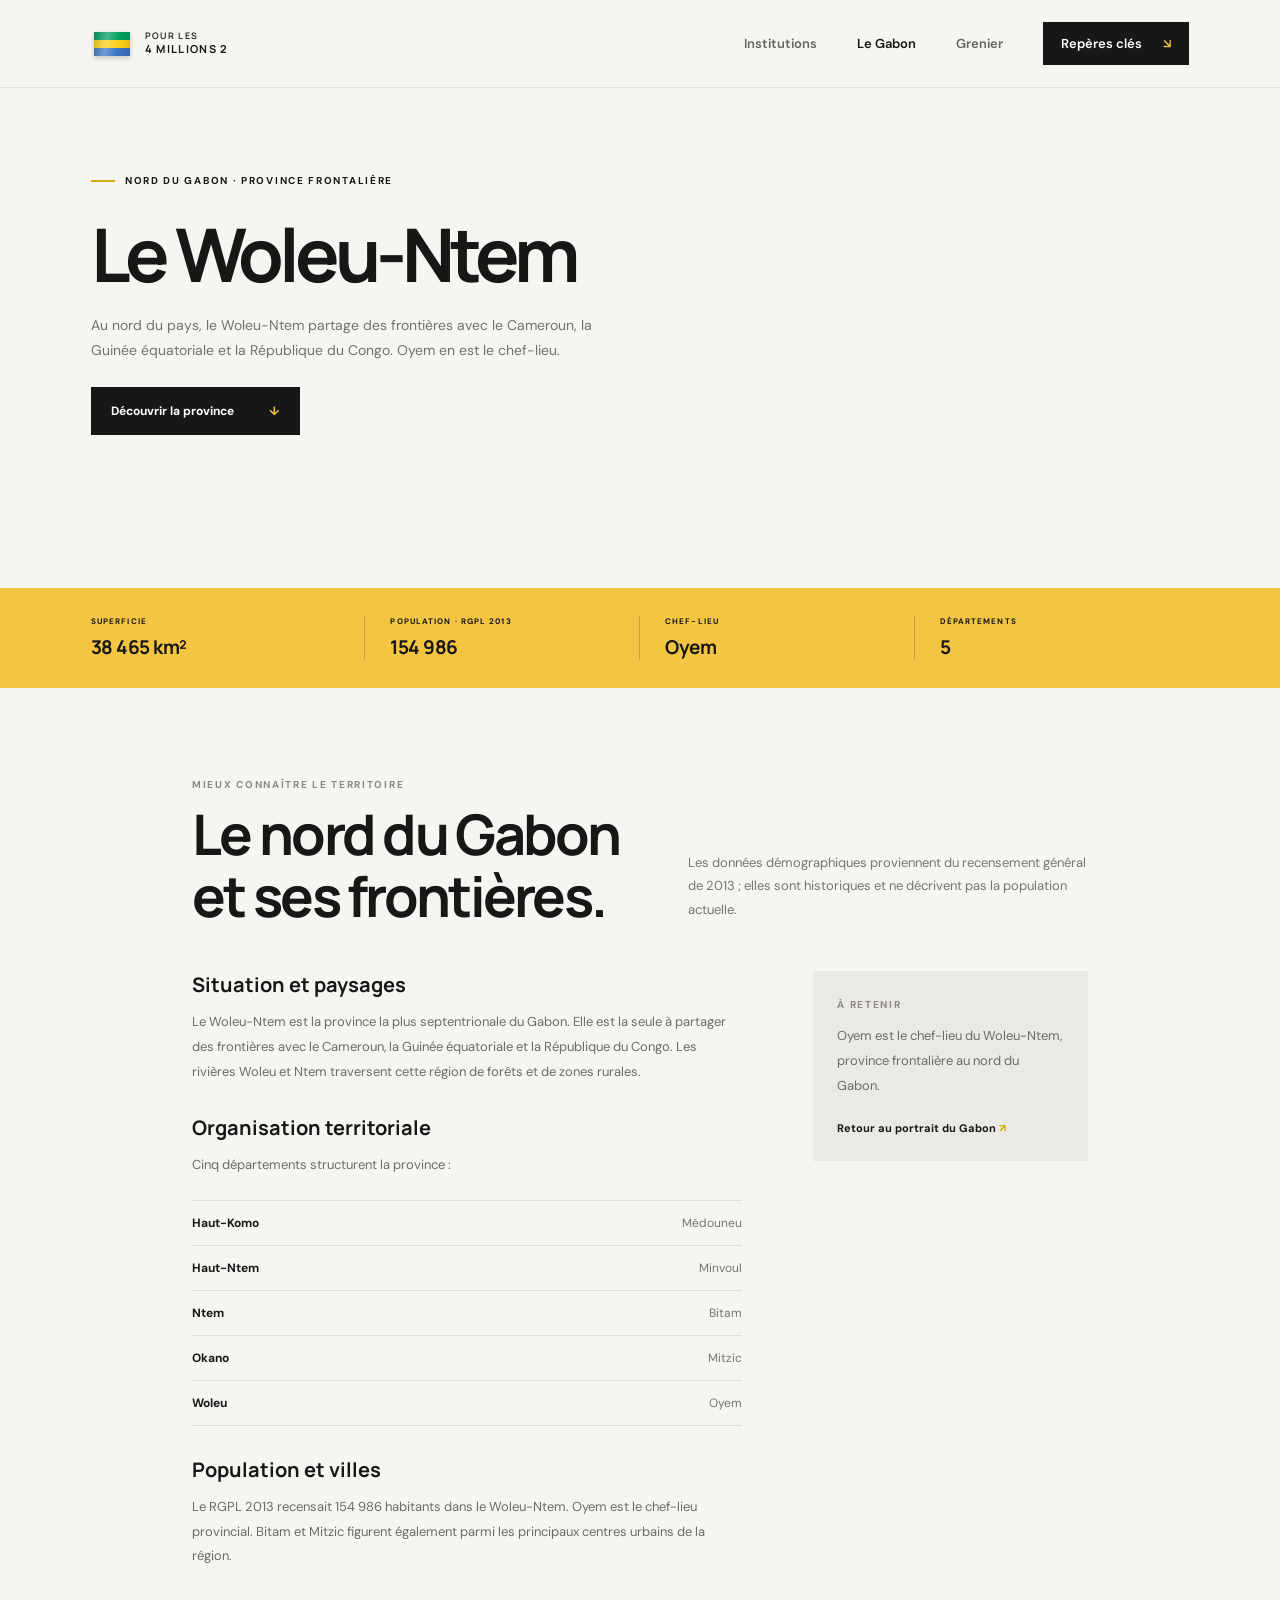
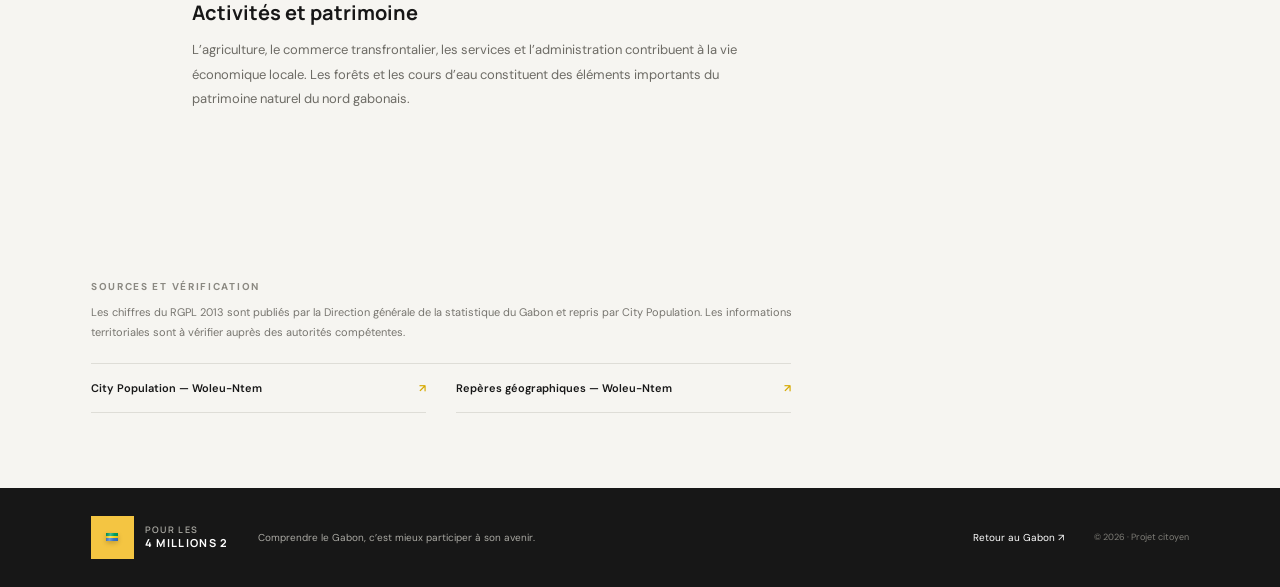
<file: woleu-ntem.html>
<!doctype html>
<html lang="fr">
  <head>
    <meta charset="utf-8">
    <meta name="viewport" content="width=device-width, initial-scale=1">
    <meta name="description" content="Repères géographiques, démographiques et administratifs sur la province du Woleu-Ntem au Gabon.">
    <link rel="icon" type="image/png" href="favicon.png">
    <title>
      Province du Woleu-Ntem — Pour les 4 millions 2
    </title>
    <link rel="preconnect" href="https://fonts.googleapis.com">
    <link rel="preconnect" href="https://fonts.gstatic.com" crossorigin>
    <link href="https://fonts.googleapis.com/css2?family=DM+Sans:wght@400;500;600;700&family=Manrope:wght@400;500;600;700;800&display=swap" rel="stylesheet">
    <link rel="stylesheet" href="styles.css">
  </head>
  <body>
    <a class="skip-link" href="#contenu">Aller au contenu</a>
    <header class="site-header">
      <a class="brand" href="index.html" aria-label="Pour les 4 millions 2, accueil"><span class="brand-mark brand-flag" role="img" aria-label="Drapeau du Gabon"><span class="flag-cloth" aria-hidden="true"></span></span><span class="brand-name">POUR LES<br><strong>4 MILLIONS 2</strong></span></a>
      <nav class="main-nav" aria-label="Navigation principale">
        <a href="index.html">Institutions</a><a class="active" href="gabon.html">Le Gabon</a><a href="grenier.html">Grenier</a><a class="nav-cta" href="index.html#reperes" aria-label="Repères clés">Repères clés <span aria-hidden="true">↘</span></a>
      </nav>
    </header>
    <main id="contenu">
      <section class="country-hero province-hero">
        <p class="eyebrow">
          <span></span> Nord du Gabon · Province frontalière
        </p>
        <h1>
          Le Woleu-Ntem
        </h1>
        <p>
          Au nord du pays, le Woleu-Ntem partage des frontières avec le Cameroun, la Guinée équatoriale et la République du Congo. Oyem en est le chef-lieu.
        </p>
        <a class="button button-dark" href="#portrait">Découvrir la province <span aria-hidden="true">↓</span></a>
      </section>
      <!-- La population affichée est historique : elle correspond au RGPL 2013. -->
      <section class="country-facts" aria-label="Chiffres clés du Woleu-Ntem">
        <div>
          <span>SUPERFICIE</span><strong>38 465 km²</strong>
        </div>
        <div>
          <span>POPULATION · RGPL 2013</span><strong>154 986</strong>
        </div>
        <div>
          <span>CHEF-LIEU</span><strong>Oyem</strong>
        </div>
        <div>
          <span>DÉPARTEMENTS</span><strong>5</strong>
        </div>
      </section>
      <section class="province-story" id="portrait">
        <div class="section-heading">
          <div>
            <p class="eyebrow">
              Mieux connaître le territoire
            </p>
            <h2>
              Le nord du Gabon et ses frontières.
            </h2>
          </div>
          <p>
            Les données démographiques proviennent du recensement général de 2013 ; elles sont historiques et ne décrivent pas la population actuelle.
          </p>
        </div>
        <div class="province-content">
          <article class="province-article">
            <h3>
              Situation et paysages
            </h3>
            <p>
              Le Woleu-Ntem est la province la plus septentrionale du Gabon. Elle est la seule à partager des frontières avec le Cameroun, la Guinée équatoriale et la République du Congo. Les rivières Woleu et Ntem traversent cette région de forêts et de zones rurales.
            </p>
            <h3>
              Organisation territoriale
            </h3>
            <p>
              Cinq départements structurent la province :
            </p>
            <ul class="department-list">
              <li>
                <strong>Haut-Komo</strong><span>Médouneu</span>
              </li>
              <li>
                <strong>Haut-Ntem</strong><span>Minvoul</span>
              </li>
              <li>
                <strong>Ntem</strong><span>Bitam</span>
              </li>
              <li>
                <strong>Okano</strong><span>Mitzic</span>
              </li>
              <li>
                <strong>Woleu</strong><span>Oyem</span>
              </li>
            </ul>
            <h3>
              Population et villes
            </h3>
            <p>
              Le RGPL 2013 recensait 154 986 habitants dans le Woleu-Ntem. Oyem est le chef-lieu provincial. Bitam et Mitzic figurent également parmi les principaux centres urbains de la région.
            </p>
            <h3>
              Activités et patrimoine
            </h3>
            <p>
              L’agriculture, le commerce transfrontalier, les services et l’administration contribuent à la vie économique locale. Les forêts et les cours d’eau constituent des éléments importants du patrimoine naturel du nord gabonais.
            </p>
          </article>
          <aside class="province-aside">
            <p class="eyebrow">
              À retenir
            </p>
            <p>
              Oyem est le chef-lieu du Woleu-Ntem, province frontalière au nord du Gabon.
            </p>
            <a class="text-link" href="gabon.html">Retour au portrait du Gabon <span aria-hidden="true">↗</span></a>
          </aside>
        </div>
      </section>
      <!-- Sources utilisées pour vérifier les chiffres et repères présentés. -->
      <section class="country-source">
        <p class="eyebrow">
          Sources et vérification
        </p>
        <p>
          Les chiffres du RGPL 2013 sont publiés par la Direction générale de la statistique du Gabon et repris par City Population. Les informations territoriales sont à vérifier auprès des autorités compétentes.
        </p>
        <div class="source-links">
          <a href="https://www.citypopulation.de/en/gabon/admin/9__woleu_ntem/" target="_blank" rel="noopener">City Population — Woleu-Ntem <span>↗</span></a><a href="https://en.wikipedia.org/wiki/Woleu-Ntem_Province" target="_blank" rel="noopener">Repères géographiques — Woleu-Ntem <span>↗</span></a>
        </div>
      </section>
    </main>
    <footer class="site-footer">
      <a class="brand brand-footer" href="index.html"><span class="brand-mark"><span class="flag-cloth" role="img" aria-label="Drapeau du Gabon"></span></span><span class="brand-name">POUR LES<br><strong>4 MILLIONS 2</strong></span></a>
      <p>
        Comprendre le Gabon, c’est mieux participer à son avenir.
      </p>
      <a href="gabon.html">Retour au Gabon ↗</a><span class="copyright">© 2026 · Projet citoyen</span>
    </footer>
  </body>
</html>
</file>
<file: styles.css>
/* Variables globales : palette de couleurs et polices du site. */
:root {
    --ink: #171717;
    --paper: #f6f5f1;
    --white: #fff;
    --muted: #74736e;
    --line: #deddd7;
    --yellow: #f4c542;
    --yellow-dark: #d6a900;
    --font-body: "DM Sans", Arial, sans-serif;
    --font-display: "Manrope", Arial, sans-serif
}

/* Base commune pour garantir un rendu cohérent dans tous les navigateurs. */
* {
    box-sizing: border-box
}

html {
    scroll-behavior: smooth
}

body {
    margin: 0;
    background: var(--paper);
    color: var(--ink);
    font-family: var(--font-body);
    -webkit-font-smoothing: antialiased
}

a {
    color: inherit;
    text-decoration: none
}

/* Lien visible au clavier pour passer directement au contenu principal. */
.skip-link {
    position: absolute;
    left: 1rem;
    top: -4rem;
    padding: .8rem 1rem;
    background: var(--yellow);
    z-index: 10
}

.skip-link:focus {
    top: 1rem
}

/* En-tête, identité visuelle et navigation principale. */
.site-header {
    height: 88px;
    padding: 0 7.1%;
    display: flex;
    align-items: center;
    justify-content: space-between;
    background: var(--paper);
    border-bottom: 1px solid rgba(23, 23, 23, .09)
}

.brand {
    display: flex;
    align-items: center;
    gap: 11px
}

.brand-mark {
    display: grid;
    place-items: center;
    width: 43px;
    height: 43px;
    background: var(--yellow);
    font: 800 16px var(--font-display);
    letter-spacing: -1px
}

.brand-flag {
    perspective: 90px;
    background: transparent
}

.flag-cloth {
    width: 36px;
    height: 24px;
    position: relative;
    display: block;
    background: linear-gradient(to bottom, #009e60 0 33.33%, #fcd116 33.33% 66.66%, #3a75c4 66.66% 100%);
    box-shadow: 0 2px 5px rgba(0, 0, 0, .2);
    transform-origin: left center;
    animation: gabon-flag-wave 1.8s ease-in-out infinite alternate
}

.flag-cloth::after {
    content: "";
    position: absolute;
    inset: 0;
    background: linear-gradient(100deg, rgba(0, 0, 0, .14), rgba(255, 255, 255, .28) 35%, transparent 65%, rgba(0, 0, 0, .12))
}

@keyframes gabon-flag-wave {
    from {
        transform: rotateY(-16deg) skewY(-2deg)
    }

    to {
        transform: rotateY(10deg) skewY(2deg)
    }
}

@media(prefers-reduced-motion:reduce) {
    .flag-cloth {
        animation: none
    }
}

.brand-name {
    font: 600 9px/1.35 var(--font-display);
    letter-spacing: 1.3px
}

.brand-name strong {
    font-size: 11px
}

.main-nav {
    display: flex;
    align-items: center;
    gap: 40px;
    font-size: 13px;
    font-weight: 600
}

.main-nav>a:not(.nav-cta) {
    color: #66645f
}

.main-nav>a.active,.main-nav>a:hover {
    color: var(--ink)
}

.nav-cta {
    background: var(--ink);
    color: #fff;
    padding: 13px 18px
}

.nav-cta span {
    margin-left: 18px;
    color: var(--yellow)
}

/* Page d’accueil : introduction et illustration principale. */
.hero {
    display: grid;
    grid-template-columns: 1fr .92fr;
    min-height: 570px;
    padding: 80px 7.1% 66px;
    gap: 7%;
    align-items: center
}

.eyebrow {
    font-size: 10px;
    font-weight: 700;
    letter-spacing: 1.7px;
    text-transform: uppercase
}

.hero .eyebrow,.country-hero .eyebrow {
    display: flex;
    align-items: center;
    gap: 10px
}

.hero .eyebrow span,.country-hero .eyebrow span {
    width: 24px;
    height: 2px;
    background: var(--yellow-dark)
}

h1,h2,h3,p {
    margin-top: 0
}

.hero h1,.country-hero h1 {
    font: 700 clamp(48px, 6.4vw, 82px)/1.05 var(--font-display);
    letter-spacing: -5px;
    margin: 28px 0 20px
}

.hero h1 em,.country-hero h1 em {
    font-style: normal;
    position: relative;
    z-index: 0
}

.hero h1 em:after,.country-hero h1 em:after {
    content: "";
    position: absolute;
    height: 16px;
    bottom: 4px;
    left: 0;
    right: -5px;
    background: var(--yellow);
    z-index: -1
}

.hero-intro {
    max-width: 420px;
    color: #65635f;
    line-height: 1.8;
    font-size: 15px;
    margin-bottom: 28px
}

.button {
    display: inline-flex;
    align-items: center;
    gap: 35px;
    padding: 16px 20px;
    font-size: 12px;
    font-weight: 700
}

.button-dark {
    background: var(--ink);
    color: white
}

.button span {
    color: var(--yellow)
}

.hero-note {
    font-size: 10px;
    color: #8e8c86;
    margin-top: 24px
}

.hero-art {
    height: 398px;
    position: relative;
    overflow: hidden;
    background: #232321 url("accueil-elephants.png") center 58% / cover no-repeat
}

.hero-art:before {
    content: "";
    position: absolute;
    inset: 0;
    background: linear-gradient(180deg, rgba(20, 20, 18, .14) 0%, rgba(20, 20, 18, .08) 35%, rgba(20, 20, 18, .82) 100%)
}

.art-line {
    position: absolute;
    height: 1px;
    width: 125%;
    left: -12%;
    background: rgba(255, 255, 255, .28);
    transform: rotate(-28deg)
}

.art-line-one {
    top: 260px
}

.art-line-two {
    top: 310px;
    opacity: .45
}

.art-label {
    position: absolute;
    left: 43px;
    bottom: 41px;
    color: #fff
}

.art-label>span:first-child {
    font-size: 10px;
    letter-spacing: 3px;
    color: var(--yellow)
}

.art-label .art-coordinates {
    font-size: 9px;
    letter-spacing: 1.5px;
    color: #b6b4ae
}

.art-stamp {
    position: absolute;
    top: 30px;
    left: 29px;
    color: var(--ink);
    font-size: 8px;
    letter-spacing: 1.4px;
    line-height: 1.7
}

.art-stamp b {
    font-size: 14px
}

/* Bandeau de chiffres clés sous la présentation d’accueil. */
.stats-strip {
    background: var(--yellow);
    padding: 28px 7.1%;
    display: grid;
    grid-template-columns: repeat(3, auto) 1fr;
    align-items: center;
    gap: 38px
}

.stats-strip div {
    display: flex;
    align-items: center;
    gap: 11px
}

.stats-strip strong {
    font: 700 38px var(--font-display);
    letter-spacing: -2px
}

.stats-strip span {
    font-size: 10px;
    line-height: 1.4;
    font-weight: 600
}

.stats-strip p {
    justify-self: end;
    max-width: 280px;
    margin: 0;
    font-size: 12px;
    line-height: 1.6
}

/* Espacements communs des grandes sections de contenu. */
.institutions-section,.sources-section,.provinces-section {
    padding: 100px 7.1%
}

.section-heading {
    display: flex;
    justify-content: space-between;
    align-items: end;
    gap: 35px;
    margin-bottom: 45px
}

.section-heading .eyebrow,.sources-section .eyebrow,.story-aside .eyebrow,.country-source .eyebrow {
    color: #8b8982
}

.section-heading h2,.sources-section h2 {
    font: 700 clamp(37px, 4.6vw, 56px)/1.1 var(--font-display);
    letter-spacing: -2.7px;
    margin: 12px 0 0
}

.section-heading h2 span {
    color: var(--yellow-dark)
}

.section-heading>p {
    max-width: 400px;
    color: #77756f;
    font-size: 13px;
    line-height: 1.8;
    margin: 0 0 5px
}

.directory-tools {
    display: flex;
    align-items: center;
    justify-content: space-between;
    gap: 22px;
    margin-bottom: 18px
}

.search-box {
    display: flex;
    align-items: center;
    gap: 12px;
    border: 1px solid var(--line);
    background: var(--white);
    padding: 0 15px;
    height: 46px;
    min-width: 260px
}

.search-box>span:first-child {
    font-size: 25px;
    color: #83817b
}

.search-box input {
    border: 0;
    outline: 0;
    width: 100%;
    background: transparent;
    font: 12px var(--font-body);
    color: var(--ink)
}

.search-box input::placeholder {
    color: #9a9893
}

.filters {
    display: flex;
    gap: 7px;
    flex-wrap: wrap
}

.filter {
    border: 1px solid var(--line);
    padding: 11px 13px;
    background: transparent;
    color: #65635f;
    font: 600 10px var(--font-body);
    cursor: pointer
}

.filter.active,.filter:hover {
    background: var(--ink);
    border-color: var(--ink);
    color: #fff
}

.results-count {
    font-size: 10px;
    color: #88867f;
    margin: 15px 0
}

.institution-grid {
    display: grid;
    grid-template-columns: repeat(3, 1fr);
    gap: 14px
}

.institution-card {
    background: var(--white);
    padding: 25px 24px 20px;
    min-height: 300px;
    display: flex;
    flex-direction: column;
    border: 1px solid rgba(23, 23, 23, .04);
    transition: transform .2s, box-shadow .2s
}

.institution-card:hover {
    transform: translateY(-3px);
    box-shadow: 0 10px 28px rgba(0, 0, 0, .07)
}

.card-top {
    display: flex;
    align-items: center;
    justify-content: space-between;
    margin-bottom: 22px
}

.institution-mark {
    display: grid;
    place-items: center;
    background: #f5f1e4;
    width: 37px;
    height: 37px;
    font: 700 10px var(--font-display);
    color: #6a5515
}

.card-tag {
    color: #8b8982;
    font-size: 9px;
    text-transform: uppercase;
    letter-spacing: 1px
}

.institution-card h3 {
    font: 700 17px/1.35 var(--font-display);
    letter-spacing: -.4px;
    margin: 0 0 10px
}

.card-description {
    font-size: 11px;
    color: #77756f;
    line-height: 1.65;
    margin-bottom: 19px
}

.card-leader {
    margin-top: auto;
    border-top: 1px solid #eeede9;
    padding-top: 14px;
    display: flex;
    flex-direction: column;
    gap: 5px
}

.card-leader>span {
    font-size: 8px;
    font-weight: 700;
    letter-spacing: 1.2px;
    color: #a09e98
}

.card-leader strong {
    font-size: 11px
}

.card-leader small {
    font-size: 9px;
    color: #898780;
    line-height: 1.5
}

.card-link {
    margin-top: 15px;
    padding-top: 10px;
    border-top: 1px solid #eeede9;
    display: flex;
    justify-content: space-between;
    font-size: 10px;
    font-weight: 700
}

.card-link span,.text-link span,.source-links span {
    color: var(--yellow-dark)
}

.empty-state {
    padding: 38px;
    background: #fff;
    text-align: center;
    color: #74736e;
    font-size: 13px
}

/* Bandeau de confiance affiché avant les ressources documentaires. */
.trust-banner {
    background: #eae9e4;
    margin: 0 7.1%;
    padding: 44px 48px;
    display: grid;
    grid-template-columns: 48px 1fr auto;
    gap: 23px;
    align-items: center
}

.trust-icon {
    display: grid;
    place-items: center;
    width: 38px;
    height: 38px;
    border: 1px solid #bdbbb2;
    border-radius: 50%;
    font: italic 700 17px Georgia
}

.trust-banner .eyebrow {
    color: #85837c;
    margin-bottom: 11px
}

.trust-banner h2 {
    font: 700 24px/1.25 var(--font-display);
    letter-spacing: -.8px;
    margin-bottom: 9px
}

.trust-banner div>p:last-child {
    max-width: 600px;
    color: #77756f;
    font-size: 11px;
    line-height: 1.7;
    margin: 0
}

.text-link {
    font-size: 11px;
    font-weight: 700;
    white-space: nowrap
}

/* Ressources utilisées pour vérifier les informations publiées. */
.sources-section {
    padding-bottom: 74px
}

.sources-section h2 {
    font-size: 38px;
    margin: 12px 0 15px
}

.sources-section>p:not(.eyebrow) {
    max-width: 670px;
    font-size: 12px;
    line-height: 1.8;
    color: #74736e
}

.source-links {
    display: grid;
    grid-template-columns: repeat(3, 1fr);
    gap: 0 30px;
    border-top: 1px solid var(--line);
    margin-top: 25px
}

.source-links a {
    padding: 17px 0;
    border-bottom: 1px solid var(--line);
    display: flex;
    justify-content: space-between;
    font-size: 11px;
    font-weight: 600
}

.source-disclaimer {
    font-size: 10px!important;
    color: #929089!important;
    margin-top: 20px
}

.site-footer {
    background: var(--ink);
    color: #fff;
    padding: 28px 7.1%;
    display: flex;
    align-items: center;
    gap: 30px
}

.brand-footer .brand-mark {
    display: inline-flex;
    align-items: center;
    justify-content: center;
    gap: 2px;
    background: var(--yellow);
    color: var(--ink)
}

.brand-footer .brand-mark .flag-cloth {
    display: inline-block;
    width: 12px;
    height: 8px
}

.brand-footer .brand-mark > span {
    color: #fff
}

.brand-footer .brand-name {
    color: #aaa9a3
}

.brand-footer .brand-name strong {
    color: #fff
}

.site-footer>p {
    font-size: 10px;
    color: #aaa9a3;
    margin: 0 auto 0 0
}

.site-footer>a:not(.brand) {
    font-size: 10px;
    color: #fff
}

.copyright {
    font-size: 9px;
    color: #7f7e78
}

/* Pages pays : introduction et illustration géographique. */
.country-hero {
    position: relative;
    overflow: hidden;
    padding: 86px 7.1% 76px;
    min-height: 500px
}

.country-hero h1 {
    font-size: clamp(45px, 6vw, 74px);
    max-width: 700px
}

.country-hero>p:not(.eyebrow) {
    font-size: 14px;
    color: #73716b;
    line-height: 1.8;
    max-width: 520px;
    margin: 0 0 24px
}

.country-graphic {
    position: absolute;
    right: 7.1%;
    top: 83px;
    width: 33%;
    height: 300px;
    background-image: url("gabon-elephants.png");
    background-position: center 65%;
    background-size: cover;
    overflow: hidden
}

.country-graphic:before {
    content: "";
    position: absolute;
    inset: 0;
    background: linear-gradient(180deg, rgba(20, 20, 18, .08) 25%, rgba(20, 20, 18, .82) 100%)
}

.graphic-label {
    position: absolute;
    left: 29px;
    bottom: 25px;
    font: 700 23px var(--font-display);
    color: #fff;
    letter-spacing: 2px;
    text-shadow: 0 1px 4px rgba(0, 0, 0, .8)
}

.graphic-label small,.graphic-number small {
    font: 600 8px var(--font-body);
    letter-spacing: 1px;
    color: #fff;
    text-shadow: 0 1px 4px rgba(0, 0, 0, .9)
}

.graphic-number {
    position: absolute;
    right: 25px;
    bottom: 23px;
    text-align: right;
    font: 700 28px var(--font-display);
    color: var(--yellow);
    text-shadow: 0 1px 4px rgba(0, 0, 0, .8)
}

/* Chiffres et informations synthétiques sur le pays. */
.country-facts {
    background: var(--yellow);
    padding: 28px 7.1%;
    display: grid;
    grid-template-columns: repeat(4, 1fr)
}

.country-facts div {
    display: flex;
    flex-direction: column;
    gap: 8px;
    border-right: 1px solid rgba(23, 23, 23, .2);
    padding-left: 25px
}

.country-facts div:first-child {
    padding-left: 0
}

.country-facts div:last-child {
    border: 0
}

.country-facts span {
    font-size: 8px;
    font-weight: 700;
    letter-spacing: 1.1px
}

.country-facts strong {
    font: 700 19px var(--font-display);
    letter-spacing: -.5px
}

/* Présentation détaillée du pays et de son organisation territoriale. */
.country-story {
    display: grid;
    grid-template-columns: 1fr 2.1fr;
    gap: 8%;
    padding: 100px 15% 85px
}

.anthem-block {
    grid-column: 1 / -1;
    padding: 28px 32px;
    background: #eae9e4
}

.anthem-block h2 {
    font: 700 24px/1.25 var(--font-display);
    letter-spacing: -.8px;
    margin-bottom: 16px
}

.anthem-block p {
    margin: 0;
    color: #56544f;
    font-size: 13px;
    line-height: 1.8;
    white-space: pre-line
}

.story-aside {
    display: flex;
    flex-direction: column;
    justify-content: space-between
}

.story-aside span {
    font-size: 10px;
    color: #aaa79f;
    letter-spacing: 1px
}

.country-story article h2 {
    font: 700 36px/1.2 var(--font-display);
    letter-spacing: -1.5px;
    margin-bottom: 20px
}

.country-story article>p {
    font-size: 13px;
    line-height: 1.9;
    color: #6d6b65
}

.story-divider {
    height: 1px;
    background: var(--line);
    margin: 29px 0
}

.country-story h3 {
    font: 700 19px var(--font-display);
    letter-spacing: -.4px;
    margin-bottom: 12px
}

/* Liste des provinces ou régions du pays. */
.provinces-section {
    background: #eae9e4
}

.provinces-section .section-heading {
    margin-bottom: 28px
}

.province-list {
    display: grid;
    grid-template-columns: repeat(3, 1fr);
    border-top: 1px solid #d4d2cb
}

.province-list span,.province-list a {
    padding: 17px 0;
    border-bottom: 1px solid #d4d2cb;
    font: 600 13px var(--font-display)
}

.province-list a {
    display: flex;
    justify-content: space-between;
    align-items: center
}

.province-list a::after {
    content: "↗";
    color: var(--yellow-dark);
    opacity: 0;
    transition: opacity .2s
}

.province-list a:hover::after,.province-list a:focus-visible::after {
    opacity: 1
}

.province-list a:focus-visible {
    outline: 2px solid var(--yellow-dark);
    outline-offset: 3px
}

.province-story {
    padding: 90px 15%
}

.province-content {
    display: grid;
    grid-template-columns: 2fr 1fr;
    gap: 8%
}

.province-article h3 {
    font: 700 20px var(--font-display);
    margin: 30px 0 12px
}

.province-article h3:first-child {
    margin-top: 0
}

.province-article p,.province-aside p {
    color: #6d6b65;
    font-size: 13px;
    line-height: 1.9
}

.department-list {
    margin: 22px 0 30px;
    padding: 0;
    list-style: none;
    border-top: 1px solid var(--line)
}

.department-list li {
    display: flex;
    justify-content: space-between;
    gap: 18px;
    padding: 14px 0;
    border-bottom: 1px solid var(--line);
    font-size: 12px
}

.department-list li span {
    color: #77756f;
    text-align: right
}

.province-aside {
    align-self: start;
    padding: 24px;
    background: #eae9e4
}

.province-aside .eyebrow {
    color: #8b8982;
    font-size: 10px;
    font-weight: 700;
    letter-spacing: 1.7px;
    text-transform: uppercase
}

.province-aside .text-link {
    display: inline-block;
    margin-top: 10px
}

.country-source {
    padding: 65px 7.1% 75px
}

.country-source>p:not(.eyebrow) {
    font-size: 11px;
    color: #77756f;
    line-height: 1.8;
    max-width: 730px
}

.country-source .source-links {
    grid-template-columns: repeat(2, 1fr);
    max-width: 700px;
    margin-top: 20px
}

/* Ajustements pour les écrans intermédiaires (900 px et moins). */
@media(max-width:900px) {
    .hero {
        padding-left: 5%;
        padding-right: 5%;
        gap: 4%
    }

    .site-header {
        padding: 0 5%
    }

    .hero-art {
        height: 350px
    }

    .stats-strip {
        padding-left: 5%;
        padding-right: 5%;
        gap: 22px
    }

    .institutions-section,.sources-section,.provinces-section {
        padding-left: 5%;
        padding-right: 5%
    }

    .institution-grid {
        grid-template-columns: repeat(2, 1fr)
    }

    .directory-tools {
        align-items: flex-start;
        flex-direction: column
    }

    .country-graphic {
        right: 5%;
        width: 37%
    }

    .country-hero {
        padding-left: 5%
    }

    .country-story {
        padding-left: 9%;
        padding-right: 9%
    }

    .country-facts {
        padding-left: 5%;
        padding-right: 5%
    }

    .site-footer {
        padding-left: 5%;
        padding-right: 5%
    }

}

/* Adaptation des mises en page aux téléphones (620 px et moins). */
@media(max-width:620px) {
    .site-header {
        height: 74px
    }

    .main-nav {
        gap: 15px;
        font-size: 11px
    }

    .main-nav .nav-cta {
        padding: 11px 10px
    }

    .nav-cta span {
        margin-left: 5px
    }

    .brand-mark {
        width: 38px;
        height: 38px
    }

    .brand-name {
        font-size: 8px
    }

    .brand-name strong {
        font-size: 9px
    }

    .hero {
        grid-template-columns: 1fr;
        padding: 54px 6% 42px;
        gap: 35px
    }

    .hero h1,.country-hero h1 {
        font-size: 54px;
        letter-spacing: -3.8px
    }

    .hero-art {
        height: 310px
    }

    .art-label {
        left: 27px;
        bottom: 29px
    }

    .stats-strip {
        grid-template-columns: repeat(3, 1fr);
        gap: 10px;
        padding: 22px 6%
    }

    .stats-strip div {
        gap: 7px
    }

    .stats-strip strong {
        font-size: 30px
    }

    .stats-strip p {
        grid-column: 1/-1;
        justify-self: start;
        max-width: none;
        border-top: 1px solid rgba(23, 23, 23, .18);
        padding-top: 12px;
        margin-top: 5px
    }

    .institutions-section,.sources-section,.provinces-section {
        padding: 68px 6%
    }

    .section-heading {
        display: block;
        margin-bottom: 30px
    }

    .section-heading>p {
        margin-top: 18px
    }

    .section-heading h2 {
        font-size: 42px
    }

    .directory-tools {
        gap: 14px
    }

    .search-box {
        width: 100%;
        min-width: 0
    }

    .filters {
        gap: 6px
    }

    .filter {
        padding: 10px 9px;
        font-size: 9px
    }

    .institution-grid {
        grid-template-columns: 1fr
    }

    .institution-card {
        min-height: 0
    }

    .trust-banner {
        margin: 0 6%;
        padding: 27px 22px;
        grid-template-columns: 35px 1fr;
        gap: 12px
    }

    .trust-banner h2 {
        font-size: 20px
    }

    .trust-banner .text-link {
        grid-column: 2
    }

    .source-links {
        grid-template-columns: 1fr
    }

    .sources-section h2 {
        font-size: 32px
    }

    .site-footer {
        padding: 24px 6%;
        flex-wrap: wrap;
        gap: 14px
    }

    .site-footer>p {
        order: 3;
        width: 100%;
        margin: 0
    }

    .site-footer>a:not(.brand) {
        margin-left: auto
    }

    .copyright {
        width: 100%;
        text-align: right
    }

    .country-hero {
        padding: 58px 6% 40px
    }

    .country-hero>p:not(.eyebrow) {
        max-width: none
    }

    .country-graphic {
        position: relative;
        right: auto;
        top: auto;
        width: 100%;
        height: 230px;
        margin-top: 35px
    }

    .country-facts {
        grid-template-columns: repeat(2, 1fr);
        gap: 18px;
        padding: 22px 6%
    }

    .country-facts div {
        padding-left: 14px
    }

    .country-facts div:nth-child(odd) {
        padding-left: 0
    }

    .country-facts div:nth-child(2) {
        border-right: 0
    }

    .country-facts strong {
        font-size: 16px
    }

    .country-story {
        grid-template-columns: 1fr;
        gap: 25px;
        padding: 65px 7%
    }

    .province-story {
        padding: 65px 7%
    }

    .province-content {
        grid-template-columns: 1fr;
        gap: 28px
    }

    .department-list li {
        flex-direction: column;
        gap: 4px
    }

    .department-list li span {
        text-align: left
    }

    .story-aside {
        flex-direction: row
    }

    .country-story article h2 {
        font-size: 31px
    }

    .province-list {
        grid-template-columns: repeat(2, 1fr)
    }

    .country-source {
        padding: 55px 6%
    }

    .country-source .source-links {
        grid-template-columns: 1fr
    }

}

/* Ajustements complémentaires pour les écrans très étroits. */
@media(max-width:480px) {
    .main-nav .nav-cta {
        font-size: 0;
        padding: 10px
    }

    .main-nav .nav-cta span {
        font-size: 13px;
        margin: 0
    }
}

@media(max-width:390px) {
    .main-nav {
        gap: 9px
    }

    .hero h1,.country-hero h1 {
        font-size: 47px
    }

    .stats-strip {
        padding-left: 5%
    }

    .stats-strip span {
        font-size: 9px
    }

}
</file>
